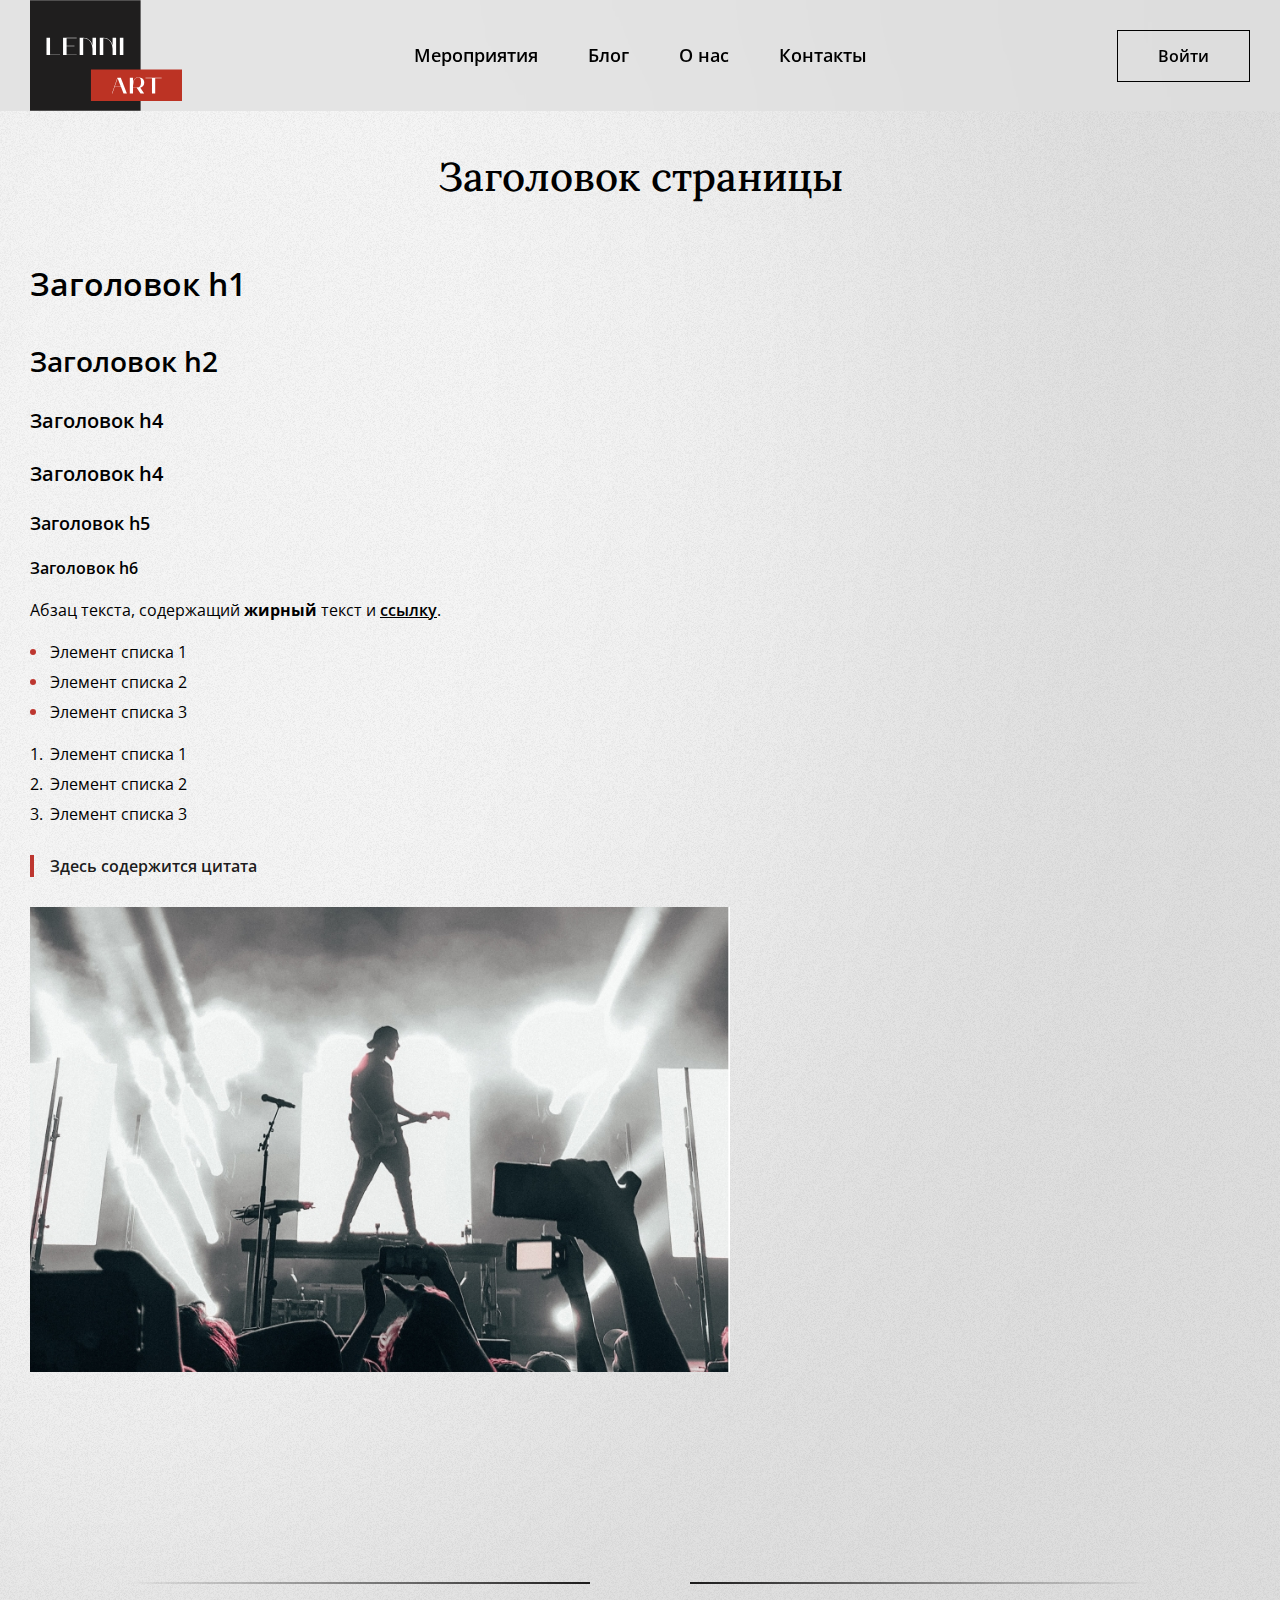
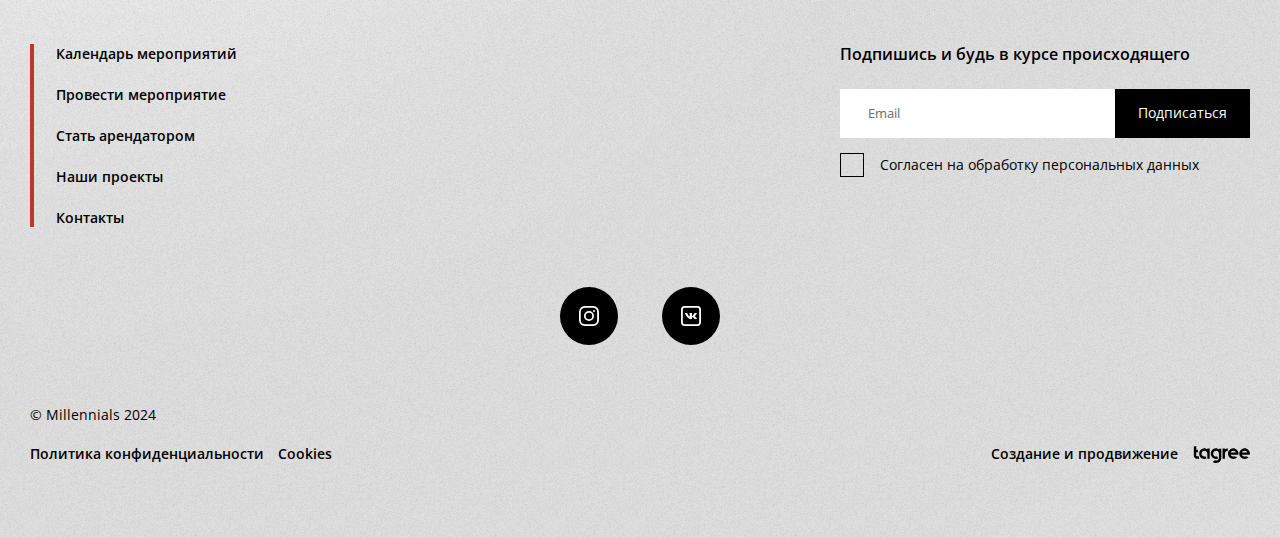
<file: default.html>
<!DOCTYPE html>
<html lang="ru">

<head>
  <meta charset="UTF-8" />
  <meta name="viewport" content="width=device-width,initial-scale=1,minimum-scale=1,maximum-scale=1,user-scalable=no">

  <title>Lenni Art</title>

  <meta name="description" content="Арт—пространство для людей, горящих сердец и делом">
  <meta name="keywords" content="Lenni Art, пространство, мероприятия">

  <meta property="og:title" content="Lenni Art" />
  <meta property="og:description" content="Арт пространство для людей, горящих сердцем и делом" />
  <meta property="og:image" content="/assets/images/lenni-art.jpg">
  <meta property="og:type" content="website" />
  <meta property="og:url" content="https://lenni-art.ru/" />

  <!-- FAVICONS -->
  <link rel="apple-touch-icon" sizes="180x180" href="assets/icons/apple-touch-icon.png">
  <link rel="icon" type="image/png" sizes="32x32" href="assets/icons/favicon-32x32.png">
  <link rel="icon" type="image/png" sizes="16x16" href="assets/icons/favicon-16x16.png">
  <link rel="manifest" href="assets/icons/site.webmanifest">
  <link rel="mask-icon" href="assets/icons/safari-pinned-tab.svg" color="#424e51">
  <meta name="msapplication-TileColor" content="#2b5797">
  <meta name="theme-color" content="#ffffff">

  <!-- CSS -->
  <link rel="stylesheet" href="styles/styles.css?ver=0">

  <!-- FONTS -->
  <link rel="preconnect" href="https://fonts.googleapis.com">
  <link rel="preconnect" href="https://fonts.gstatic.com" crossorigin>
  <link href="https://fonts.googleapis.com/css2?family=Lora:wght@400;500;600;700&family=Open+Sans:wght@400;500;600;700&display=swap" rel="stylesheet">
</head>

<body class="body">
  <header class="page-header">
    <div class="page-header__container">
      <a href="index.html" class="page-header__logo">
        <!-- <img src="assets/images/logo.svg" class="page-header__logo-img"/> -->
        <svg class="page-header__logo-img" width="202" height="147">
          <use xlink:href="assets/icons/symbols.svg#logo"></use>
        </svg>
      </a>

      <nav class="page-header__nav">
        <a href="events.html" class="page-header__nav-link">Мероприятия</a>
        <a href="#" class="page-header__nav-link">Блог</a>
        <a href="#" class="page-header__nav-link">О нас</a>
        <a href="#" class="page-header__nav-link">Контакты</a>

        <div class="page-header__nav-user">
          <a href="#" class="page-header__nav-user-link">
            Александр С.
          </a>

          <a href="#" class="page-header__nav-logout">
            <svg class="page-header__nav-logout-icon" width="24" height="24">
              <use xlink:href="assets/icons/symbols.svg#door"></use>
            </svg>
          </a>
        </div>
      </nav>

      <div class="page-header__right-block">
        <a href="#" class="page-header__sign-in-btn">
          Войти
          <svg class="page-header__user-icon" width="21" height="18">
            <use xlink:href="assets/icons/symbols.svg#user"></use>
          </svg>
        </a>

        <button type="button" class="page-header__nav-toggle" id="js-navToggle"></button>
      </div>
    </div>
  </header>
  <main class="main">
    <article class="article">
      <div class="article__container">
        <h1 class="article__title page-title">Заголовок страницы</h1>
        <div class="article__content content">
          <h1>Заголовок h1</h1>
          <h2>Заголовок h2</h2>
          <h4>Заголовок h4</h4>
          <h4>Заголовок h4</h4>
          <h5>Заголовок h5</h5>
          <h6>Заголовок h6</h6>

          <p>
            Абзац текста, содержащий <b>жирный</b> текст и <a href="https://tagree.ru/" target="_blank">ссылку</a>.
          </p>
          <ul>
            <li>Элемент списка 1</li>
            <li>Элемент списка 2</li>
            <li>Элемент списка 3</li>
          </ul>
          <ol>
            <li>Элемент списка 1</li>
            <li>Элемент списка 2</li>
            <li>Элемент списка 3</li>
          </ol>
          <blockquote>
            Здесь содержится цитата
          </blockquote>
          <img src="assets/images/image.jpg" alt="Подпись картинки">
        </div>
      </div>
    </article>
  </main>
  <footer class="page-footer">
    <div class="page-footer__container">
      <div class="page-footer__border"></div>
      <div class="page-footer__wrapper">
        <nav class="page-footer__nav">
          <a href="" class="page-footer__nav-link">
            Календарь мероприятий
          </a>
          <a href="#" class="page-footer__nav-link">
            Провести мероприятие
          </a>
          <a href="#" class="page-footer__nav-link">
            Стать арендатором
          </a>
          <a href="#" class="page-footer__nav-link">
            Наши проекты
          </a>
          <a href="#" class="page-footer__nav-link">
            Контакты
          </a>
        </nav>

        <form action="https://jsonplaceholder.typicode.com/posts" class="page-footer__form subscribe" id="js-subscribeForm">
          <h4 class="subscribe__title">
            Подпишись и будь в курсе происходящего
          </h4>
          <div class="subscribe__wrapper">
            <div class="subscribe__wrapper-input">
              <input type="email" name="email" placeholder="Email" class="subscribe__input" id="js-subscribeEmail" required />
            </div>
            <button type="submit" class="subscribe__submit">Подписаться</button>
          </div>
          <label class="subscribe__check check">
            <input type="checkbox" class="check__input" name="agree" required>
            <span class="check__mark"></span>
            <span class="check__label--footer">Согласен на обработку персональных данных</span>
          </label>
        </form>
      </div>

      <div class="page-footer__info">
        <div class="page-footer__info-text">
          <span class="page-footer__copyright">© Millennials 2024</span>
          <div class="page-footer__links">
            <a href="#" class="page-footer__links-link">Политика конфиденциальности</a>
            <a href="#" class="page-footer__links-link">Cookies</a>
          </div>
        </div>
        <div class="page-footer__info-socials">
          <a href="#" rel="nofollow noreferrer noopener" target="_blank" class="page-footer__social-link">
            <svg class="page-footer__btn-icon" width="24" height="24">
              <use xlink:href="assets/icons/symbols.svg#inst"></use>
            </svg>
          </a>
          <a href="#" rel="nofollow noreferrer noopener" target="_blank" class="page-footer__social-link">
            <svg class="page-footer__btn-icon" width="24" height="24">
              <use xlink:href="assets/icons/symbols.svg#vk"></use>
            </svg>
          </a>
        </div>
        <div class="page-footer__info-signature">
          <span>Создание и продвижение</span>
          <a href="#" rel="nofollow noreferrer noopener" target="_blank" class="page-footer__signature-link">
            <svg class="page-footer__signature-icon" width="57" height="17">
              <use xlink:href="assets/icons/symbols.svg#tagree"></use>
            </svg>
          </a>
        </div>
      </div>
    </div>
  </footer>

  <script src="scripts/jquery-3.7.1.min.js"></script>
  <script src="scripts/jquery.validate.min.js"></script>
  <script src="scripts/jquery.validate-init.js"></script>
  <script src="scripts/toastr.js"></script>
  <script src="scripts/main.min.js"></script>
</body>

</html>
</file>
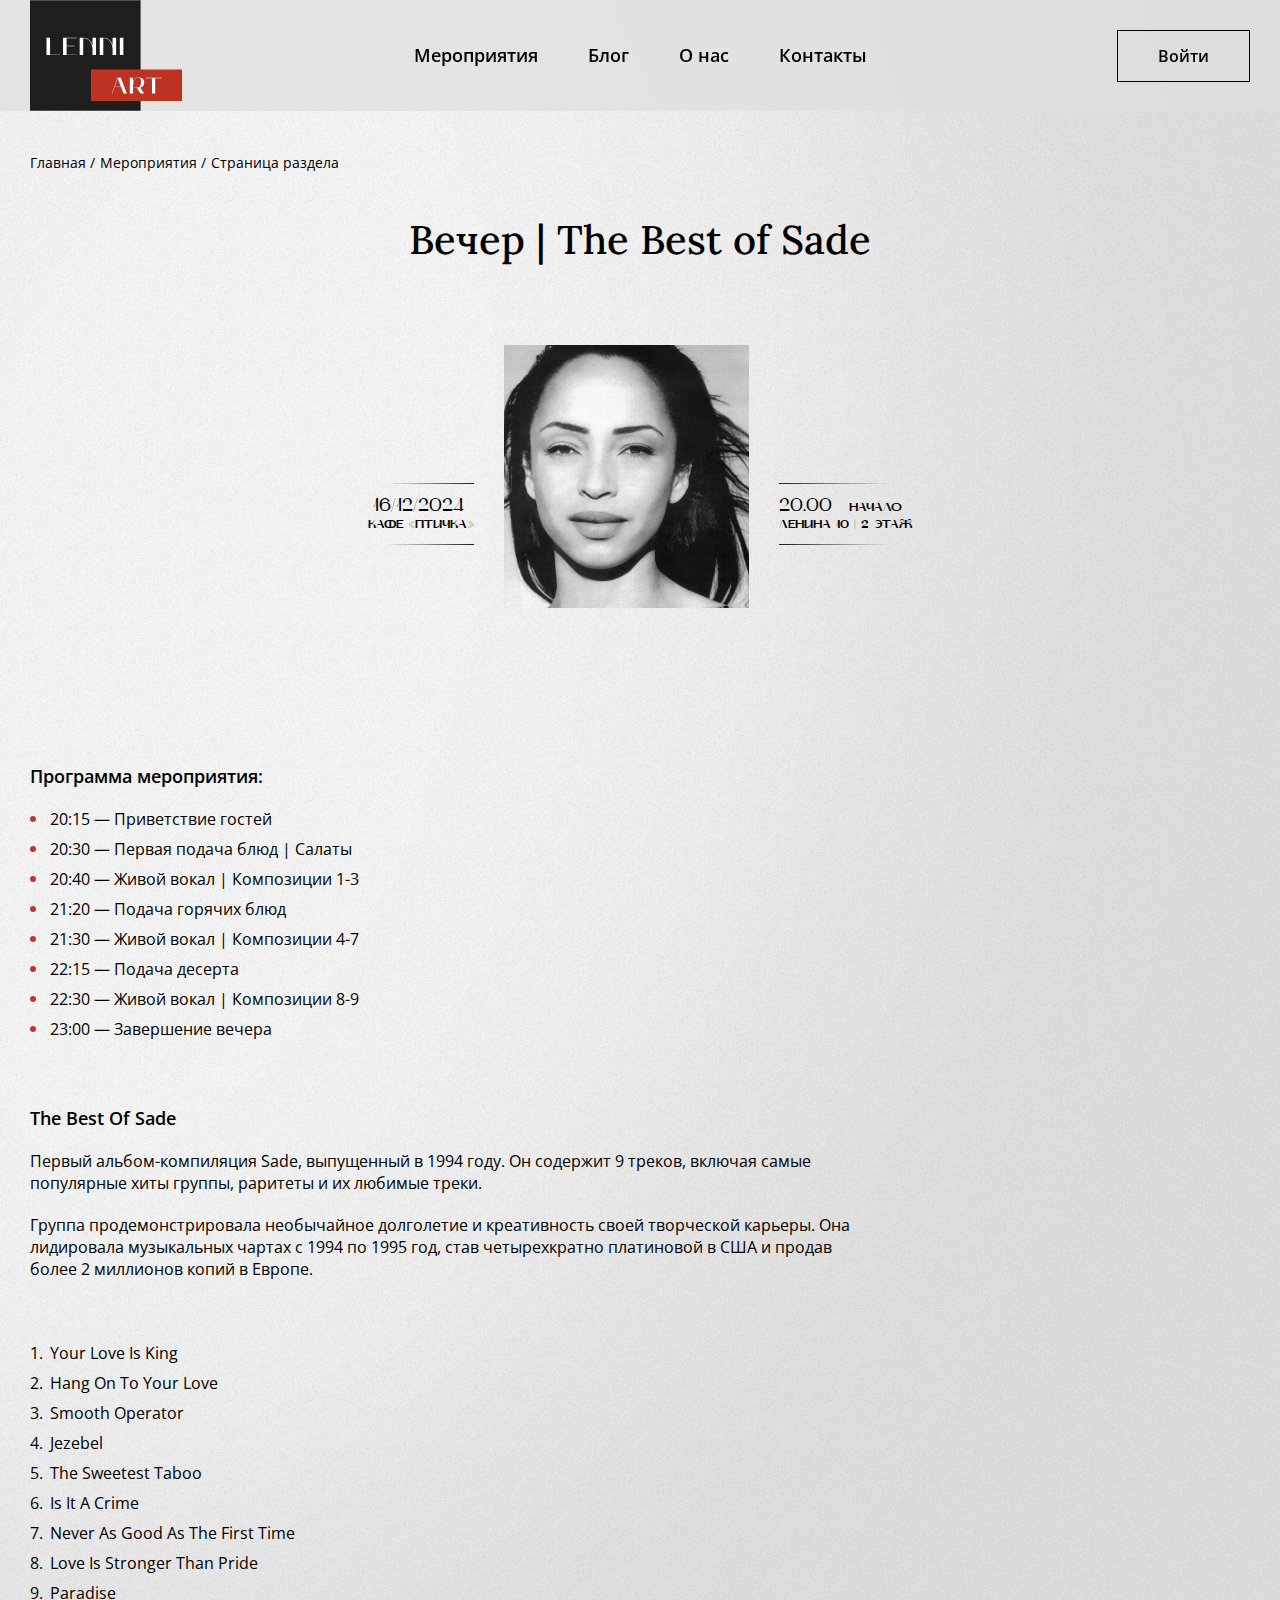
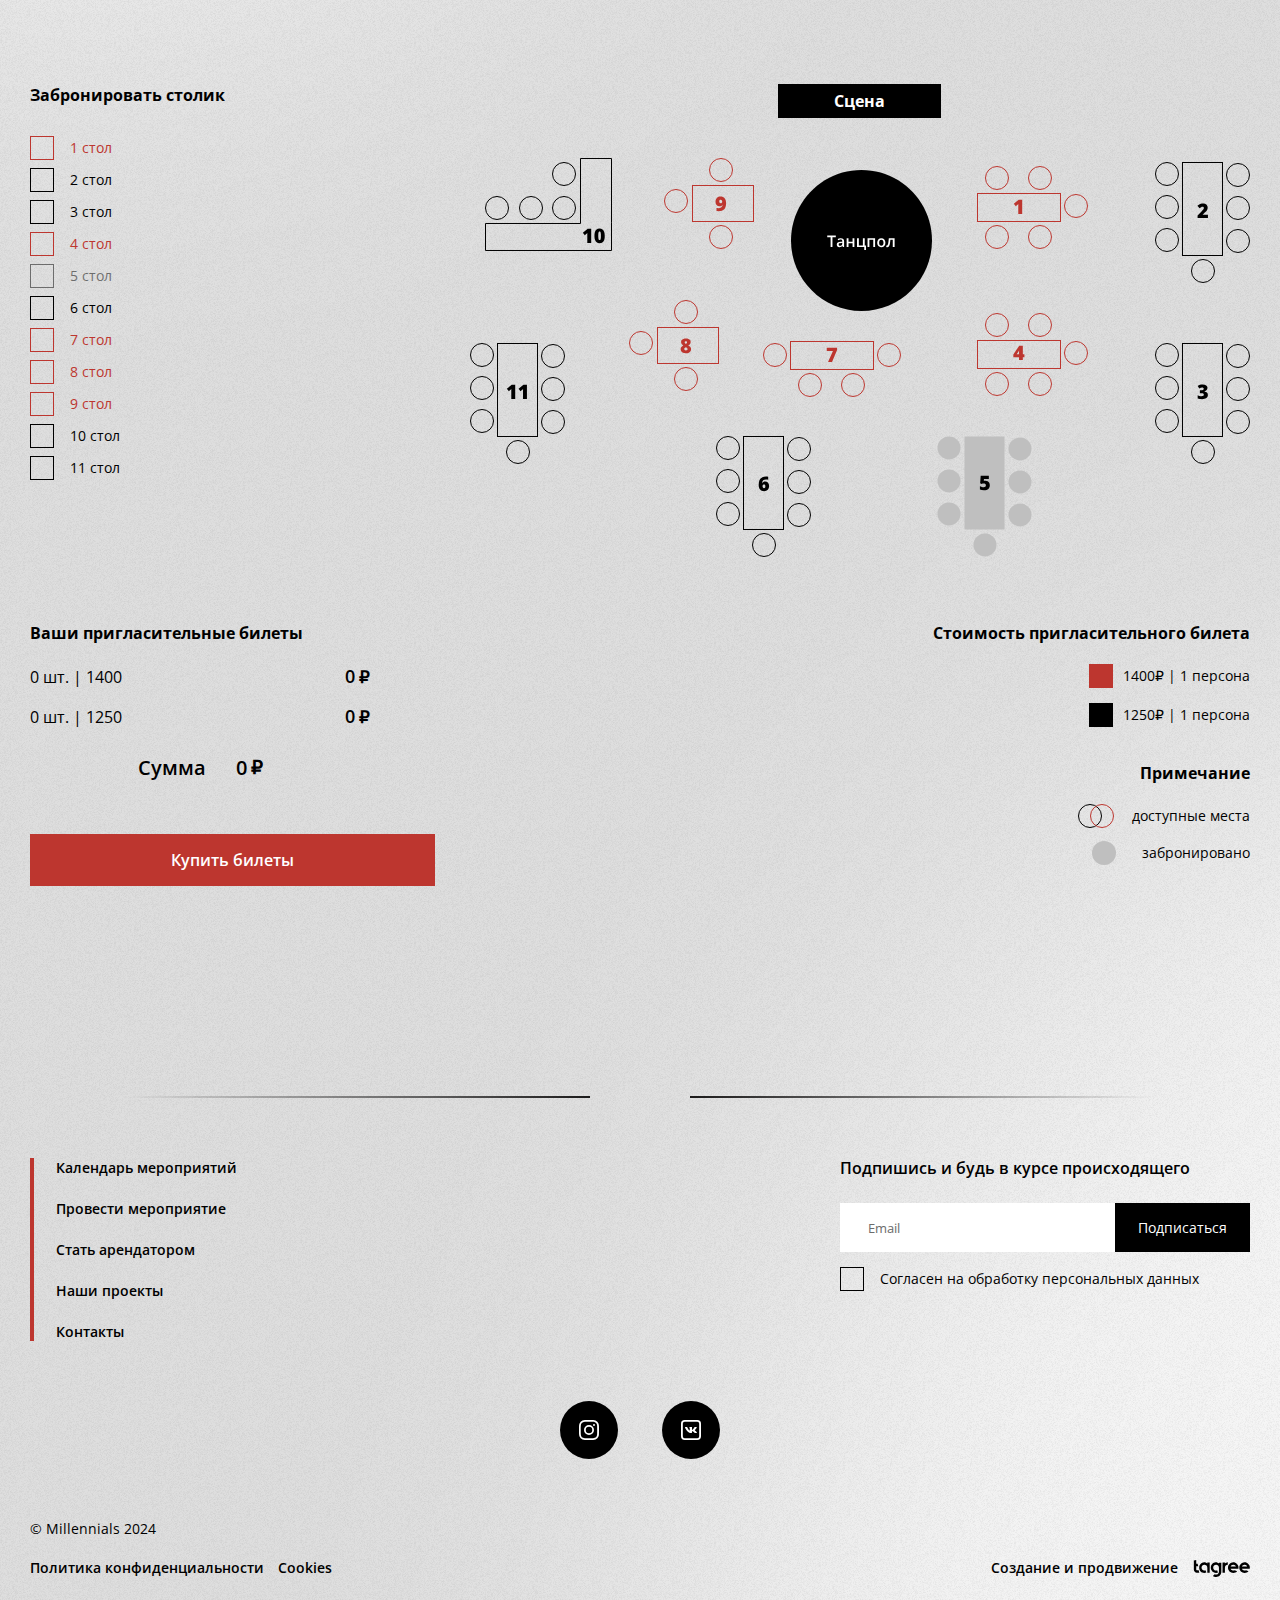
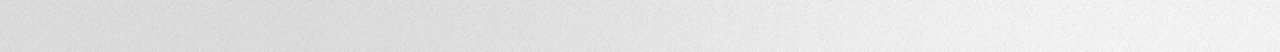
<file: event.html>
<!DOCTYPE html>
<html lang="ru">

<head>
  <meta charset="UTF-8" />
  <meta name="viewport" content="width=device-width,initial-scale=1,minimum-scale=1,maximum-scale=1,user-scalable=no">

  <title>Lenni Art</title>

  <meta name="description" content="Арт—пространство для людей, горящих сердец и делом">
  <meta name="keywords" content="Lenni Art, пространство, мероприятия">

  <meta property="og:title" content="Lenni Art" />
  <meta property="og:description" content="Арт пространство для людей, горящих сердцем и делом" />
  <meta property="og:image" content="/assets/images/lenni-art.jpg">
  <meta property="og:type" content="website" />
  <meta property="og:url" content="https://lenni-art.ru/" />

  <!-- FAVICONS -->
  <link rel="apple-touch-icon" sizes="180x180" href="assets/icons/apple-touch-icon.png">
  <link rel="icon" type="image/png" sizes="32x32" href="assets/icons/favicon-32x32.png">
  <link rel="icon" type="image/png" sizes="16x16" href="assets/icons/favicon-16x16.png">
  <link rel="manifest" href="assets/icons/site.webmanifest">
  <link rel="mask-icon" href="assets/icons/safari-pinned-tab.svg" color="#424e51">
  <meta name="msapplication-TileColor" content="#2b5797">
  <meta name="theme-color" content="#ffffff">

  <!-- CSS -->
  <link rel="stylesheet" href="styles/styles.css?ver=0">

  <!-- FONTS -->
  <link rel="preconnect" href="https://fonts.googleapis.com">
  <link rel="preconnect" href="https://fonts.gstatic.com" crossorigin>
  <link href="https://fonts.googleapis.com/css2?family=Lora:wght@400;500;600;700&family=Open+Sans:wght@400;500;600;700&display=swap" rel="stylesheet">
</head>

<body>
  <header class="page-header">
    <div class="page-header__container">
      <a href="index.html" class="page-header__logo">
        <!-- <img src="assets/images/logo.svg" class="page-header__logo-img"/> -->
        <svg class="page-header__logo-img" width="202" height="147">
          <use xlink:href="assets/icons/symbols.svg#logo"></use>
        </svg>
      </a>

      <nav class="page-header__nav">
        <a href="events.html" class="page-header__nav-link">Мероприятия</a>
        <a href="#" class="page-header__nav-link">Блог</a>
        <a href="#" class="page-header__nav-link">О нас</a>
        <a href="#" class="page-header__nav-link">Контакты</a>

        <div class="page-header__nav-user">
          <a href="#" class="page-header__nav-user-link">
            Александр С.
          </a>

          <a href="#" class="page-header__nav-logout">
            <svg class="page-header__nav-logout-icon" width="24" height="24">
              <use xlink:href="assets/icons/symbols.svg#door"></use>
            </svg>
          </a>
        </div>
      </nav>

      <div class="page-header__right-block">
        <a href="#" class="page-header__sign-in-btn">
          Войти
          <svg class="page-header__user-icon" width="21" height="18">
            <use xlink:href="assets/icons/symbols.svg#user"></use>
          </svg>
        </a>

        <button type="button" class="page-header__nav-toggle" id="js-navToggle"></button>
      </div>
    </div>
  </header>
  <main class="main">
    <div class="breadcrumbs">
      <a href="index.html" class="breadcrumbs__link">Главная</a>
      <a href="events.html" class="breadcrumbs__link">Мероприятия</a>
      <a href="#" class="breadcrumbs__link">Страница раздела</a>
    </div>
    <article class="event">
      <header class="event__header">
        <h1 class="event__title page-title">Вечер | The Best of Sade</h1>
      </header>

      <div class="event__about">
        <div class="event__info">
          <time datetime="2024-12-16T20:00" class="event__time">
            16/12/2024
          </time>

          <div class="event__info-text">
            Кафе «Птичка»
          </div>
        </div>

        <div class="picture__wrapper">
          <div class="event__picture">
            <source media="(max-width:1169px)" type="image/webp" srcset="assets/images/events/sade_mobile.webp" />
            <source media="(max-width:1169px)" srcset="assets/images/events/sade_mobile.jpg" />
            <source type="image/webp" srcset="assets/images/events/sade.webp" />
            <img class="event__image" src="assets/images/events/sade.png" alt="Вечер | The Best of Sade">
          </div>
        </div>

        <div class="event__info">
          <span class="event__time" data-caption="начало">
            20.00
          </span>

          <div class="event__info-text">
            Ленина 10 | 2 этаж
          </div>
        </div>
      </div>

      <div class="event__container">
        <div class="event__content content">
          <h5>Программа мероприятия:</h5>

          <ul>
            <li>20:15 — Приветствие гостей</li>
            <li>20:30 — Первая подача блюд | Салаты</li>
            <li>20:40 — Живой вокал | Композиции 1-3</li>
            <li>21:20 — Подача горячих блюд</li>
            <li>21:30 — Живой вокал | Композиции 4-7</li>
            <li>22:15 — Подача десерта</li>
            <li>22:30 — Живой вокал | Композиции 8-9</li>
            <li>23:00 — Завершение вечера</li>
          </ul>

          <br />

          <h5>The Best Of Sade</h5>
          <p>
            Первый альбом-компиляция Sade, выпущенный в 1994 году. Он содержит 9 треков, включая самые популярные хиты группы,
            раритеты и их любимые треки.
          </p>
          <p>
            Группа продемонстрировала необычайное долголетие и креативность своей творческой карьеры. Она лидировала музыкальных
            чартах с 1994 по 1995 год, став четырехкратно платиновой в США и продав более 2 миллионов копий в Европе.
          </p>

          <br />

          <ol>
            <li>Your Love Is King</li>
            <li>Hang On To Your Love</li>
            <li>Smooth Operator</li>
            <li>Jezebel</li>
            <li>The Sweetest Taboo</li>
            <li>Is It A Crime</li>
            <li>Never As Good As The First Time</li>
            <li>Love Is Stronger Than Pride</li>
            <li>Paradise</li>
          </ol>
        </div>

        <!-- prettier-ignore -->
        <form class="reserve event_reserve">
          <div class="reserve__checks">
            <h4 class="reserve__section-title reserve__section-title--mb30">Забронировать столик</h4>

            <label class="reserve__check check check--red" data-number="1">
              <input type="checkbox" name="table_1" class="check__input" />
              <span class="check__mark"></span>
              <span class="check__label">1 стол</span>
            </label>
            <label class="reserve__check check" data-number="2">
              <input type="checkbox" name="table_2" class="check__input" />
              <span class="check__mark"></span>
              <span class="check__label">2 стол</span>
            </label>
            <label class="reserve__check check" data-number="3">
              <input type="checkbox" name="table_3" class="check__input" />
              <span class="check__mark"></span>
              <span class="check__label">3 стол</span>
            </label>
            <label class="reserve__check check check--red" data-number="4">
              <input type="checkbox" name="table_4" class="check__input" />
              <span class="check__mark"></span>
              <span class="check__label">4 стол</span>
            </label>
            <label class="reserve__check check check--disabled" data-number="5">
              <input type="checkbox" name="table_5" class="check__input" disabled />
              <span class="check__mark"></span>
              <span class="check__label">5 стол</span>
            </label>
            <label class="reserve__check check" data-number="6">
              <input type="checkbox" name="table_6" class="check__input" />
              <span class="check__mark"></span>
              <span class="check__label">6 стол</span>
            </label>
            <label class="reserve__check check check--red" data-number="7">
              <input type="checkbox" name="table_7" class="check__input" />
              <span class="check__mark"></span>
              <span class="check__label">7 стол</span>
            </label>
            <label class="reserve__check check check--red" data-number="8">
              <input type="checkbox" name="table_8" class="check__input" />
              <span class="check__mark"></span>
              <span class="check__label">8 стол</span>
            </label>
            <label class="reserve__check check check--red" data-number="9">
              <input type="checkbox" name="table_9" class="check__input" />
              <span class="check__mark"></span>
              <span class="check__label">9 стол</span>
            </label>
            <label class="reserve__check check" data-number="10">
              <input type="checkbox" name="table_10" class="check__input" />
              <span class="check__mark"></span>
              <span class="check__label">10 стол</span>
            </label>
            <label class="reserve__check check" data-number="11">
              <input type="checkbox" name="table_11" class="check__input" />
              <span class="check__mark"></span>
              <span class="check__label">11 стол</span>
            </label>
          </div>

          <div class="reserve__scheme">
            <div class="reserve__scheme-container">
              <h4 class="reserve__scheme-title">Сцена</h4>

              <div class="reserve__scheme-wrapper">
                <svg class="reserve__scene scene" width="780" height="399" viewBox="0 0 780 399" fill="none" xmlns="http://www.w3.org/2000/svg">
                  <g class="scene__dance-floor">
                    <path d="M462 82.5C462 121.436 430.436 153 391.5 153C352.564 153 321 121.436 321 82.5C321 43.5639 352.564 12 391.5 12C430.436 12 462 43.5639 462 82.5Z" fill="currentColor" />
                    <path d="M362.453 89H360.586V79.1797H357.227V77.5781H365.812V79.1797H362.453V89ZM372.781 89L372.414 87.7969H372.352C371.935 88.3229 371.516 88.6823 371.094 88.875C370.672 89.0625 370.13 89.1562 369.469 89.1562C368.62 89.1562 367.956 88.9271 367.477 88.4688C367.003 88.0104 366.766 87.362 366.766 86.5234C366.766 85.6328 367.096 84.9609 367.758 84.5078C368.419 84.0547 369.427 83.8073 370.781 83.7656L372.273 83.7188V83.2578C372.273 82.7057 372.143 82.2943 371.883 82.0234C371.628 81.7474 371.229 81.6094 370.688 81.6094C370.245 81.6094 369.82 81.6745 369.414 81.8047C369.008 81.9349 368.617 82.0885 368.242 82.2656L367.648 80.9531C368.117 80.7083 368.63 80.5234 369.188 80.3984C369.745 80.2682 370.271 80.2031 370.766 80.2031C371.865 80.2031 372.693 80.4427 373.25 80.9219C373.812 81.401 374.094 82.1536 374.094 83.1797V89H372.781ZM370.047 87.75C370.714 87.75 371.247 87.5651 371.648 87.1953C372.055 86.8203 372.258 86.2969 372.258 85.625V84.875L371.148 84.9219C370.284 84.9531 369.654 85.099 369.258 85.3594C368.867 85.6146 368.672 86.0078 368.672 86.5391C368.672 86.9245 368.786 87.224 369.016 87.4375C369.245 87.6458 369.589 87.75 370.047 87.75ZM378.492 80.3594V83.8281H382.562V80.3594H384.398V89H382.562V85.2734H378.492V89H376.656V80.3594H378.492ZM394.727 87.5781H395.977V92.0391H394.25V89H387.031V80.3594H388.867V87.5469H392.891V80.3594H394.727V87.5781ZM405.102 80.3594V89H403.258V81.8125H399.383V89H397.547V80.3594H405.102ZM415.398 84.6641C415.398 86.0755 415.036 87.1771 414.312 87.9688C413.589 88.7604 412.581 89.1562 411.289 89.1562C410.482 89.1562 409.768 88.974 409.148 88.6094C408.529 88.2448 408.052 87.7214 407.719 87.0391C407.385 86.3568 407.219 85.5651 407.219 84.6641C407.219 83.263 407.578 82.1693 408.297 81.3828C409.016 80.5964 410.029 80.2031 411.336 80.2031C412.586 80.2031 413.576 80.6068 414.305 81.4141C415.034 82.2161 415.398 83.2995 415.398 84.6641ZM409.109 84.6641C409.109 86.6589 409.846 87.6562 411.32 87.6562C412.779 87.6562 413.508 86.6589 413.508 84.6641C413.508 82.6901 412.773 81.7031 411.305 81.7031C410.534 81.7031 409.974 81.9583 409.625 82.4688C409.281 82.9792 409.109 83.7109 409.109 84.6641ZM424.617 89H422.766V81.7969H420.383C420.237 83.651 420.039 85.099 419.789 86.1406C419.544 87.1823 419.221 87.9427 418.82 88.4219C418.424 88.901 417.909 89.1406 417.273 89.1406C416.872 89.1406 416.536 89.0833 416.266 88.9688V87.5312C416.458 87.6042 416.651 87.6406 416.844 87.6406C417.375 87.6406 417.792 87.0443 418.094 85.8516C418.401 84.6536 418.641 82.8229 418.812 80.3594H424.617V89Z" fill="white" />
                  </g>

                  <g class="scene__table scene__table--red">
                    <g class="scene__table-group scene__table-group--red" data-number="1" data-places="5" stroke="currentColor" fill="currentColor">
                      <rect x="507.5" y="35.5" width="83" height="28" />
                      <circle cx="527" cy="20" r="11.5" />
                      <circle cx="570" cy="20" r="11.5" />
                      <circle cx="606" cy="48" r="11.5" />
                      <circle cx="570" cy="79" r="11.5" />
                      <circle cx="527" cy="79" r="11.5" />
                    </g>

                    <path class="scene__table-num" d="M552.199 56H548.283V48.9395C548.283 48.8092 548.283 48.5716 548.283 48.2266C548.283 47.875 548.286 47.4876 548.293 47.0645C548.306 46.6413 548.322 46.2604 548.342 45.9219C548.173 46.1237 548.013 46.2962 547.863 46.4395C547.72 46.5827 547.58 46.7161 547.443 46.8398L545.822 48.1777L543.82 45.7168L548.723 41.7227H552.199V56Z" fill="currentColor" />
                    <rect x="507" y="8" width="111" height="83" fill="transparent" />
                  </g>

                  <g class="scene__table scene__table--black">
                    <g class="scene__table-group scene__table-group--black" data-number="2" data-places="7" stroke="currentColor" fill="currentColor">
                      <rect x="712.5" y="4.5" width="40" height="93" />
                      <circle cx="697" cy="16" r="11.5" />
                      <circle cx="768" cy="17" r="11.5" />
                      <circle cx="697" cy="49" r="11.5" />
                      <circle cx="768" cy="50" r="11.5" />
                      <circle cx="697" cy="82" r="11.5" />
                      <circle cx="768" cy="83" r="11.5" />
                      <circle cx="733" cy="113" r="11.5" />
                    </g>
                    <path class="scene__table-num" d="M737.957 60H727.596V57.4609L731.082 53.9355C732.078 52.8939 732.729 52.1842 733.035 51.8066C733.341 51.4225 733.553 51.0938 733.67 50.8203C733.794 50.5469 733.855 50.2604 733.855 49.9609C733.855 49.5898 733.735 49.2969 733.494 49.082C733.253 48.8672 732.915 48.7598 732.479 48.7598C732.029 48.7598 731.574 48.89 731.111 49.1504C730.656 49.4043 730.138 49.7819 729.559 50.2832L727.439 47.8027C728.175 47.1452 728.794 46.6764 729.295 46.3965C729.796 46.11 730.34 45.8919 730.926 45.7422C731.518 45.5924 732.182 45.5176 732.918 45.5176C733.842 45.5176 734.666 45.6803 735.389 46.0059C736.118 46.3314 736.681 46.7969 737.078 47.4023C737.482 48.0013 737.684 48.6751 737.684 49.4238C737.684 49.9837 737.612 50.5013 737.469 50.9766C737.332 51.4518 737.117 51.9206 736.824 52.3828C736.531 52.8385 736.141 53.3203 735.652 53.8281C735.171 54.3359 734.139 55.2995 732.557 56.7188V56.8164H737.957V60Z" fill="currentColor" />
                    <rect x="685" y="4" width="95" height="121" fill="transparent" />
                  </g>

                  <g class="scene__table scene__table--black">
                    <g class="scene__table-group scene__table-group--black" data-number="3" data-places="7" stroke="currentColor" fill="currentColor">
                      <rect x="712.5" y="185.5" width="40" height="93" />
                      <circle cx="697" cy="197" r="11.5" />
                      <circle cx="768" cy="198" r="11.5" />
                      <circle cx="697" cy="230" r="11.5" />
                      <circle cx="768" cy="231" r="11.5" />
                      <circle cx="697" cy="263" r="11.5" />
                      <circle cx="768" cy="264" r="11.5" />
                      <circle cx="733" cy="294" r="11.5" />
                    </g>

                    <path class="scene__table-num" d="M737.479 229.818C737.479 230.704 737.208 231.465 736.668 232.104C736.128 232.735 735.346 233.194 734.324 233.48V233.539C736.707 233.839 737.898 234.965 737.898 236.918C737.898 238.246 737.371 239.291 736.316 240.053C735.268 240.814 733.81 241.195 731.941 241.195C731.173 241.195 730.46 241.14 729.803 241.029C729.152 240.919 728.445 240.717 727.684 240.424V237.221C728.309 237.54 728.943 237.777 729.588 237.934C730.239 238.083 730.838 238.158 731.385 238.158C732.231 238.158 732.846 238.041 733.23 237.807C733.621 237.566 733.816 237.191 733.816 236.684C733.816 236.293 733.715 235.993 733.514 235.785C733.312 235.57 732.986 235.411 732.537 235.307C732.088 235.196 731.502 235.141 730.779 235.141H729.9V232.24H730.799C732.758 232.24 733.738 231.739 733.738 230.736C733.738 230.359 733.592 230.079 733.299 229.896C733.012 229.714 732.625 229.623 732.137 229.623C731.225 229.623 730.281 229.929 729.305 230.541L727.703 227.963C728.458 227.442 729.23 227.071 730.018 226.85C730.812 226.628 731.72 226.518 732.742 226.518C734.22 226.518 735.379 226.811 736.219 227.396C737.059 227.982 737.479 228.79 737.479 229.818Z" fill="currentColor" />
                    <rect x="685" y="185" width="95" height="121" fill="transparent" />
                  </g>

                  <g class="scene__table scene__table--red">
                    <g class="scene__table-group scene__table-group--red" data-number="4" data-places="5" stroke="currentColor" fill="currentColor">
                      <rect x="507.5" y="182.5" width="83" height="28" />

                      <circle cx="527" cy="167" r="11.5" />
                      <circle cx="570" cy="167" r="11.5" />
                      <circle cx="606" cy="195" r="11.5" />
                      <circle cx="570" cy="226" r="11.5" />
                      <circle cx="527" cy="226" r="11.5" />
                    </g>

                    <path class="scene__table-num" d="M554.416 199.236H552.844V202H549.035V199.236H543.342V196.404L549.279 187.723H552.844V196.355H554.416V199.236ZM549.035 196.355V194.695C549.035 194.383 549.045 193.963 549.064 193.436C549.09 192.902 549.11 192.622 549.123 192.596H549.016C548.794 193.097 548.544 193.566 548.264 194.002L546.682 196.355H549.035Z" fill="currentColor" />
                    <rect x="507" y="155" width="111" height="83" fill="transparent" />
                  </g>

                  <g class="scene__table scene__table--black">
                    <g class="scene__table-group" fill="#BFBFBF">
                      <rect x="494.5" y="278.5" width="40" height="93" />

                      <circle cx="479" cy="290" r="11.5" />
                      <circle cx="550" cy="291" r="11.5" />
                      <circle cx="479" cy="323" r="11.5" />
                      <circle cx="550" cy="324" r="11.5" />
                      <circle cx="479" cy="356" r="11.5" />
                      <circle cx="550" cy="357" r="11.5" />
                      <circle cx="515" cy="387" r="11.5" />
                    </g>

                    <path class="scene__table-num" d="M515.484 322.645C516.305 322.645 517.044 322.837 517.701 323.221C518.365 323.598 518.88 324.135 519.244 324.832C519.615 325.529 519.801 326.333 519.801 327.244C519.801 328.839 519.319 330.063 518.355 330.916C517.398 331.769 515.947 332.195 514 332.195C512.333 332.195 510.973 331.938 509.918 331.424V328.26C510.484 328.52 511.122 328.735 511.832 328.904C512.548 329.074 513.163 329.158 513.678 329.158C514.394 329.158 514.944 329.008 515.328 328.709C515.712 328.403 515.904 327.954 515.904 327.361C515.904 326.814 515.709 326.388 515.318 326.082C514.928 325.776 514.335 325.623 513.541 325.623C512.936 325.623 512.281 325.737 511.578 325.965L510.162 325.262L510.699 317.723H518.844V320.936H513.98L513.805 322.82C514.312 322.723 514.674 322.671 514.889 322.664C515.104 322.651 515.302 322.645 515.484 322.645Z" fill="currentColor" />
                    <rect x="467" y="278" width="95" height="121" fill="transparent" />
                  </g>

                  <g class="scene__table scene__table--black">
                    <g class="scene__table-group scene__table-group--black" data-number="6" data-places="7" stroke="currentColor" fill="currentColor">
                      <rect x="273.5" y="278.5" width="40" height="93" />
                      <circle cx="258" cy="290" r="11.5" />
                      <circle cx="329" cy="291" r="11.5" />
                      <circle cx="258" cy="323" r="11.5" />
                      <circle cx="329" cy="324" r="11.5" />
                      <circle cx="258" cy="356" r="11.5" />
                      <circle cx="329" cy="357" r="11.5" />
                      <circle cx="294" cy="387" r="11.5" />
                    </g>

                    <path class="scene__table-num" d="M288.684 326.965C288.684 324.973 288.967 323.361 289.533 322.131C290.106 320.894 290.946 319.982 292.053 319.396C293.166 318.811 294.536 318.518 296.164 318.518C296.743 318.518 297.421 318.573 298.195 318.684V321.701C297.544 321.577 296.838 321.516 296.076 321.516C294.787 321.516 293.827 321.799 293.195 322.365C292.564 322.932 292.219 323.856 292.16 325.139H292.277C292.863 324.032 293.804 323.479 295.1 323.479C296.369 323.479 297.352 323.889 298.049 324.709C298.752 325.523 299.104 326.659 299.104 328.117C299.104 329.686 298.661 330.926 297.775 331.838C296.89 332.743 295.653 333.195 294.064 333.195C292.378 333.195 291.06 332.648 290.109 331.555C289.159 330.461 288.684 328.931 288.684 326.965ZM293.977 330.139C294.387 330.139 294.719 329.986 294.973 329.68C295.233 329.367 295.363 328.872 295.363 328.195C295.363 327.036 294.914 326.457 294.016 326.457C293.573 326.457 293.212 326.607 292.932 326.906C292.658 327.206 292.521 327.57 292.521 328C292.521 328.625 292.655 329.139 292.922 329.543C293.189 329.94 293.54 330.139 293.977 330.139Z" fill="currentColor" />
                    <rect opacity="0.01" x="246" y="278" width="95" height="121" fill="transparent" />
                  </g>

                  <g class="scene__table scene__table--red">
                    <g class="scene__table-group scene__table-group--red" data-number="7" data-places="4" stroke="currentColor" fill="currentColor">
                      <rect x="320.5" y="183.5" width="83" height="28" />

                      <circle cx="383" cy="227" r="11.5" />
                      <circle cx="419" cy="197" r="11.5" />
                      <circle cx="305" cy="197" r="11.5" />
                      <circle cx="340" cy="227" r="11.5" />
                    </g>

                    <path class="scene__table-num" d="M358.041 204L362.943 192.916H356.762V189.723H367.064V191.998L362.035 204H358.041Z" fill="currentColor" />
                    <rect x="293" y="183" width="138" height="56" fill="transparent" />
                  </g>

                  <g class="scene__table scene__table--red">
                    <g class="scene__table-group scene__table-group--red" data-number="8" data-places="3" stroke="currentColor" fill="currentColor">
                      <rect x="187.5" y="169.5" width="61" height="36" />
                      <circle cx="216" cy="221" r="11.5" transform="rotate(-180 216 221)" />
                      <circle cx="171" cy="185" r="11.5" transform="rotate(-180 171 185)" />
                      <circle cx="216" cy="154" r="11.5" transform="rotate(-180 216 154)" />
                    </g>

                    <path class="scene__table-num" d="M215.898 180.518C216.842 180.518 217.669 180.645 218.379 180.898C219.095 181.152 219.655 181.54 220.059 182.061C220.462 182.575 220.664 183.223 220.664 184.004C220.664 184.577 220.557 185.081 220.342 185.518C220.133 185.947 219.844 186.325 219.473 186.65C219.108 186.969 218.685 187.246 218.203 187.48C218.652 187.734 219.098 188.031 219.541 188.369C219.984 188.708 220.352 189.108 220.645 189.57C220.938 190.026 221.084 190.57 221.084 191.201C221.084 191.963 220.898 192.646 220.527 193.252C220.156 193.851 219.587 194.326 218.818 194.678C218.05 195.023 217.064 195.195 215.859 195.195C214.655 195.195 213.669 195.029 212.9 194.697C212.132 194.365 211.566 193.903 211.201 193.311C210.843 192.712 210.664 192.021 210.664 191.24C210.664 190.576 210.775 190.016 210.996 189.561C211.224 189.105 211.533 188.717 211.924 188.398C212.314 188.079 212.76 187.793 213.262 187.539C212.865 187.272 212.5 186.969 212.168 186.631C211.836 186.292 211.572 185.905 211.377 185.469C211.182 185.033 211.084 184.538 211.084 183.984C211.084 183.216 211.289 182.575 211.699 182.061C212.109 181.546 212.676 181.162 213.398 180.908C214.128 180.648 214.961 180.518 215.898 180.518ZM214.199 191.084C214.199 191.481 214.342 191.803 214.629 192.051C214.915 192.298 215.312 192.422 215.82 192.422C216.413 192.422 216.846 192.311 217.119 192.09C217.399 191.862 217.539 191.553 217.539 191.162C217.539 190.869 217.451 190.605 217.275 190.371C217.106 190.13 216.908 189.922 216.68 189.746C216.452 189.57 216.253 189.434 216.084 189.336L215.82 189.18C215.527 189.329 215.257 189.499 215.01 189.688C214.769 189.87 214.574 190.078 214.424 190.312C214.274 190.54 214.199 190.798 214.199 191.084ZM215.879 183.301C215.56 183.301 215.283 183.395 215.049 183.584C214.814 183.766 214.697 184.017 214.697 184.336C214.697 184.544 214.746 184.74 214.844 184.922C214.948 185.098 215.085 185.26 215.254 185.41C215.43 185.56 215.625 185.697 215.84 185.82C216.029 185.71 216.214 185.589 216.396 185.459C216.579 185.329 216.732 185.173 216.855 184.99C216.979 184.808 217.041 184.59 217.041 184.336C217.041 184.017 216.924 183.766 216.689 183.584C216.462 183.395 216.191 183.301 215.879 183.301Z" fill="currentColor" />
                    <rect x="159" y="142" width="90" height="91" fill="transparent" />
                  </g>

                  <g class="scene__table scene__table--red">
                    <g class="scene__table-group scene__table-group--red" data-number="9" data-places="3" stroke="currentColor" fill="currentColor">
                      <rect x="222.5" y="27.5" width="61" height="36" />
                      <circle cx="251" cy="79" r="11.5" transform="rotate(-180 251 79)" />
                      <circle cx="206" cy="43" r="11.5" transform="rotate(-180 206 43)" />
                      <circle cx="251" cy="12" r="11.5" transform="rotate(-180 251 12)" />
                    </g>

                    <path class="scene__table-num" d="M256.064 45.2559C256.064 48.0488 255.462 50.0703 254.258 51.3203C253.053 52.5703 251.126 53.1953 248.477 53.1953C247.604 53.1953 246.94 53.1628 246.484 53.0977V50.041C247.044 50.1452 247.604 50.1973 248.164 50.1973C249.544 50.1973 250.609 49.9141 251.357 49.3477C252.106 48.7747 252.513 47.873 252.578 46.6426H252.461C252.207 47.1113 251.956 47.4499 251.709 47.6582C251.462 47.8665 251.159 48.026 250.801 48.1367C250.443 48.2474 249.997 48.3027 249.463 48.3027C248.226 48.3027 247.259 47.8893 246.562 47.0625C245.866 46.2357 245.518 45.0964 245.518 43.6445C245.518 42.0625 245.967 40.8223 246.865 39.9238C247.77 39.0254 249.007 38.5762 250.576 38.5762C252.321 38.5762 253.672 39.1556 254.629 40.3145C255.586 41.4733 256.064 43.1204 256.064 45.2559ZM250.684 41.6621C250.26 41.6621 249.915 41.8151 249.648 42.1211C249.388 42.4271 249.258 42.9186 249.258 43.5957C249.258 44.1296 249.372 44.556 249.6 44.875C249.827 45.1875 250.176 45.3438 250.645 45.3438C251.068 45.3438 251.436 45.1908 251.748 44.8848C252.061 44.5788 252.217 44.2109 252.217 43.7812C252.217 43.2018 252.07 42.7038 251.777 42.2871C251.491 41.8704 251.126 41.6621 250.684 41.6621Z" fill="currentColor" />
                    <rect x="194" width="90" height="91" fill="transparent" />
                  </g>

                  <g class="scene__table scene__table--black">
                    <g class="scene__table-group scene__table-group--black" data-number="10" data-places="4" stroke="currentColor" fill="currentColor">
                      <path d="M110.5 65V0.5H141.5V64.8261V92.5H15.5V65.5H110H110.5V65Z" />
                      <circle cx="27" cy="50" r="11.5" />
                      <circle cx="61" cy="50" r="11.5" />
                      <circle cx="94" cy="50" r="11.5" />
                      <circle cx="94" cy="16" r="11.5" />
                    </g>
                    <path class="scene__table-num" d="M121.199 85H117.283V77.9395C117.283 77.8092 117.283 77.5716 117.283 77.2266C117.283 76.875 117.286 76.4876 117.293 76.0645C117.306 75.6413 117.322 75.2604 117.342 74.9219C117.173 75.1237 117.013 75.2962 116.863 75.4395C116.72 75.5827 116.58 75.7161 116.443 75.8398L114.822 77.1777L112.82 74.7168L117.723 70.7227H121.199V85ZM134.734 77.8809C134.734 79.0267 134.643 80.0521 134.461 80.957C134.279 81.8555 133.986 82.6204 133.582 83.252C133.185 83.8835 132.658 84.3652 132 84.6973C131.342 85.0293 130.535 85.1953 129.578 85.1953C128.387 85.1953 127.41 84.9056 126.648 84.3262C125.887 83.7402 125.324 82.9036 124.959 81.8164C124.601 80.7227 124.422 79.4108 124.422 77.8809C124.422 76.3379 124.585 75.0195 124.91 73.9258C125.242 72.8255 125.786 71.9824 126.541 71.3965C127.296 70.8105 128.309 70.5176 129.578 70.5176C130.77 70.5176 131.743 70.8105 132.498 71.3965C133.26 71.9759 133.823 72.8158 134.188 73.916C134.552 75.0098 134.734 76.3314 134.734 77.8809ZM128.26 77.8809C128.26 78.8118 128.292 79.5931 128.357 80.2246C128.429 80.8561 128.559 81.3314 128.748 81.6504C128.943 81.9629 129.22 82.1191 129.578 82.1191C129.936 82.1191 130.21 81.9629 130.398 81.6504C130.587 81.3314 130.717 80.8594 130.789 80.2344C130.861 79.6029 130.896 78.8184 130.896 77.8809C130.896 76.9368 130.861 76.1491 130.789 75.5176C130.717 74.8861 130.587 74.4108 130.398 74.0918C130.21 73.7663 129.936 73.6035 129.578 73.6035C129.22 73.6035 128.943 73.7663 128.748 74.0918C128.559 74.4108 128.429 74.8861 128.357 75.5176C128.292 76.1491 128.26 76.9368 128.26 77.8809Z" fill="currentColor" />
                    <rect x="15" width="127" height="93" fill="transparent" />
                  </g>

                  <g class="scene__table scene__table--black">
                    <g class="scene__table-group scene__table-group--black" data-number="11" data-places="7" stroke="currentColor" fill="currentColor">
                      <rect x="27.5" y="185.5" width="40" height="93" />
                      <circle cx="12" cy="197" r="11.5" />
                      <circle cx="83" cy="198" r="11.5" />
                      <circle cx="12" cy="230" r="11.5" />
                      <circle cx="83" cy="231" r="11.5" />
                      <circle cx="12" cy="263" r="11.5" />
                      <circle cx="83" cy="264" r="11.5" />
                      <circle cx="48" cy="294" r="11.5" />
                    </g>

                    <path class="scene__table-num" d="M45.1992 241H41.2832V233.441C41.2832 232.523 41.3027 231.684 41.3418 230.922C41.1009 231.215 40.8014 231.521 40.4434 231.84L38.8223 233.178L36.8203 230.717L41.7227 226.723H45.1992V241ZM56.918 241H53.002V233.441C53.002 232.523 53.0215 231.684 53.0605 230.922C52.8197 231.215 52.5202 231.521 52.1621 231.84L50.541 233.178L48.5391 230.717L53.4414 226.723H56.918V241Z" fill="currentColor" />

                    <rect opacity="0.01" y="185" width="95" height="121" fill="transparent" />
                  </g>
                </svg>
              </div>
            </div>
          </div>

          <div class="reserve__order">
            <h4 class="reserve__section-title">Ваши пригласительные билеты</h4>
            <div class="reserve__tickets-list">
              <div class="reserve__tickets">
                <div class="reserve__qty" data-caption="шт." data-price="1400">0</div>
                <div class="reserve__sum" data-currency="₽">0</div>
              </div>
              <div class="reserve__tickets">
                <div class="reserve__qty" data-caption="шт." data-price="1250">0</div>
                <div class="reserve__sum" data-currency="₽">0</div>
              </div>
            </div>
            <div class="reserve__total" data-caption="Сумма" data-currency="₽">0</div>
            <button type="submit" class="btn btn--red reserve__submit">
              Купить билеты
            </button>
          </div>

          <div class="reserve__legend">
            <div class="reserve__price">
              <h4 class="reserve__section-title">Стоимость пригласительного билета</h4>

              <div class="reserve__price-list">
                <div class="reserve__price-item reserve__price-item--red" data-caption="₽ | 1 персона">1400</div>
                <div class="reserve__price-item" data-caption="₽ | 1 персона">1250</div>
              </div>
            </div>

            <div class="reserve__notation">
              <h4 class="reserve__section-title">Примечание</h4>

              <div class="reserve__note reserve__note--free">доступные места</div>
              <div class="reserve__note reserve__note--booked">забронировано</div>
            </div>
          </div>
        </form>
      </div>
    </article>
  </main>

  <footer class="page-footer">
    <div class="page-footer__container">
      <div class="page-footer__border"></div>
      <div class="page-footer__wrapper">
        <nav class="page-footer__nav">
          <a href="" class="page-footer__nav-link">
            Календарь мероприятий
          </a>
          <a href="#" class="page-footer__nav-link">
            Провести мероприятие
          </a>
          <a href="#" class="page-footer__nav-link">
            Стать арендатором
          </a>
          <a href="#" class="page-footer__nav-link">
            Наши проекты
          </a>
          <a href="#" class="page-footer__nav-link">
            Контакты
          </a>
        </nav>

        <form action="https://jsonplaceholder.typicode.com/posts" class="page-footer__form subscribe" id="js-subscribeForm">
          <h4 class="subscribe__title">
            Подпишись и будь в курсе происходящего
          </h4>
          <div class="subscribe__wrapper">
            <div class="subscribe__wrapper-input">
              <input type="email" name="email" placeholder="Email" class="subscribe__input" id="js-subscribeEmail" required />
            </div>
            <button type="submit" class="subscribe__submit">Подписаться</button>
          </div>
          <label class="subscribe__check check">
            <input type="checkbox" class="check__input" name="agree" required>
            <span class="check__mark"></span>
            <span class="check__label--footer">Согласен на обработку персональных данных</span>
          </label>
        </form>
      </div>

      <div class="page-footer__info">
        <div class="page-footer__info-text">
          <span class="page-footer__copyright">© Millennials 2024</span>
          <div class="page-footer__links">
            <a href="#" class="page-footer__links-link">Политика конфиденциальности</a>
            <a href="#" class="page-footer__links-link">Cookies</a>
          </div>
        </div>
        <div class="page-footer__info-socials">
          <a href="#" rel="nofollow noreferrer noopener" target="_blank" class="page-footer__social-link">
            <svg class="page-footer__btn-icon" width="24" height="24">
              <use xlink:href="assets/icons/symbols.svg#inst"></use>
            </svg>
          </a>
          <a href="#" rel="nofollow noreferrer noopener" target="_blank" class="page-footer__social-link">
            <svg class="page-footer__btn-icon" width="24" height="24">
              <use xlink:href="assets/icons/symbols.svg#vk"></use>
            </svg>
          </a>
        </div>
        <div class="page-footer__info-signature">
          <span>Создание и продвижение</span>
          <a href="#" rel="nofollow noreferrer noopener" target="_blank" class="page-footer__signature-link">
            <svg class="page-footer__signature-icon" width="57" height="17">
              <use xlink:href="assets/icons/symbols.svg#tagree"></use>
            </svg>
          </a>
        </div>
      </div>
    </div>
  </footer>

  <script src="scripts/jquery-3.7.1.min.js"></script>
  <script src="scripts/jquery.validate.min.js"></script>
  <script src="scripts/jquery.validate-init.js"></script>
  <script src="scripts/toastr.js"></script>
  <script src="scripts/main.min.js"></script>
</body>

</html>
</file>
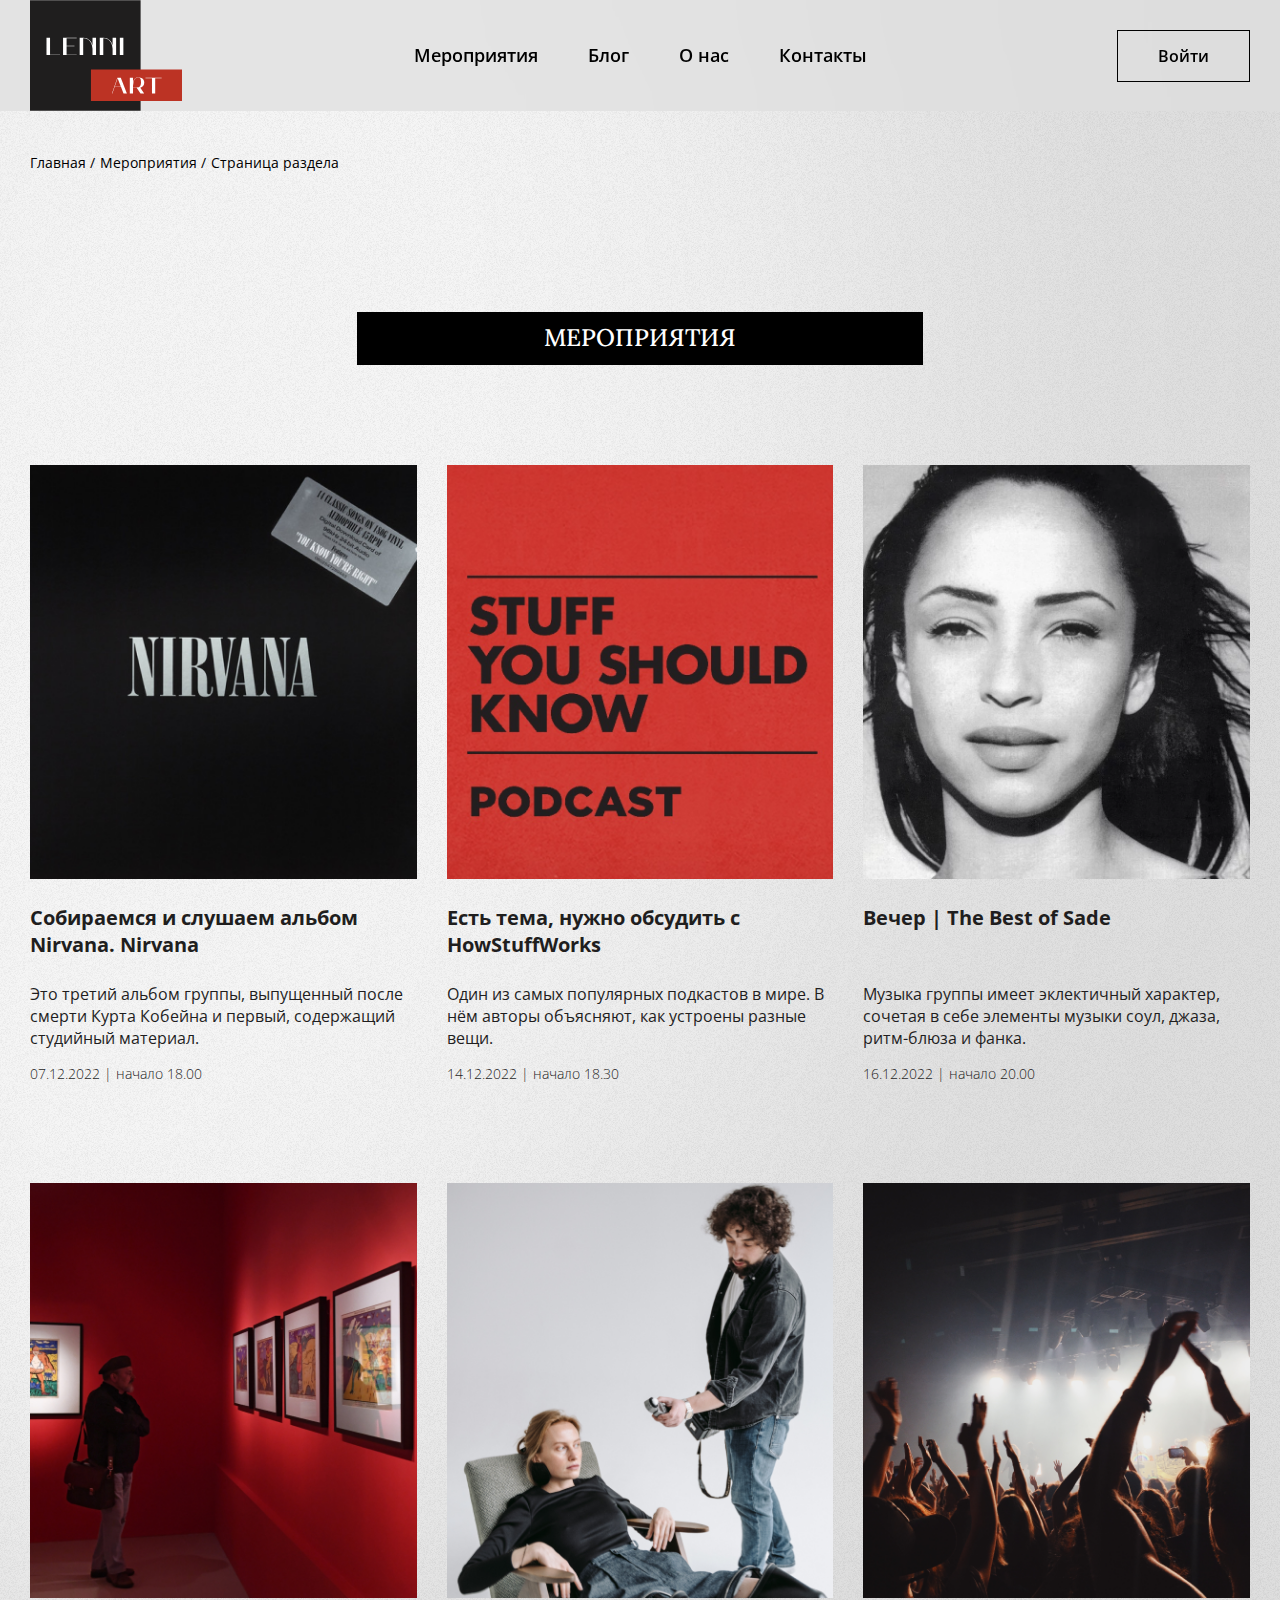
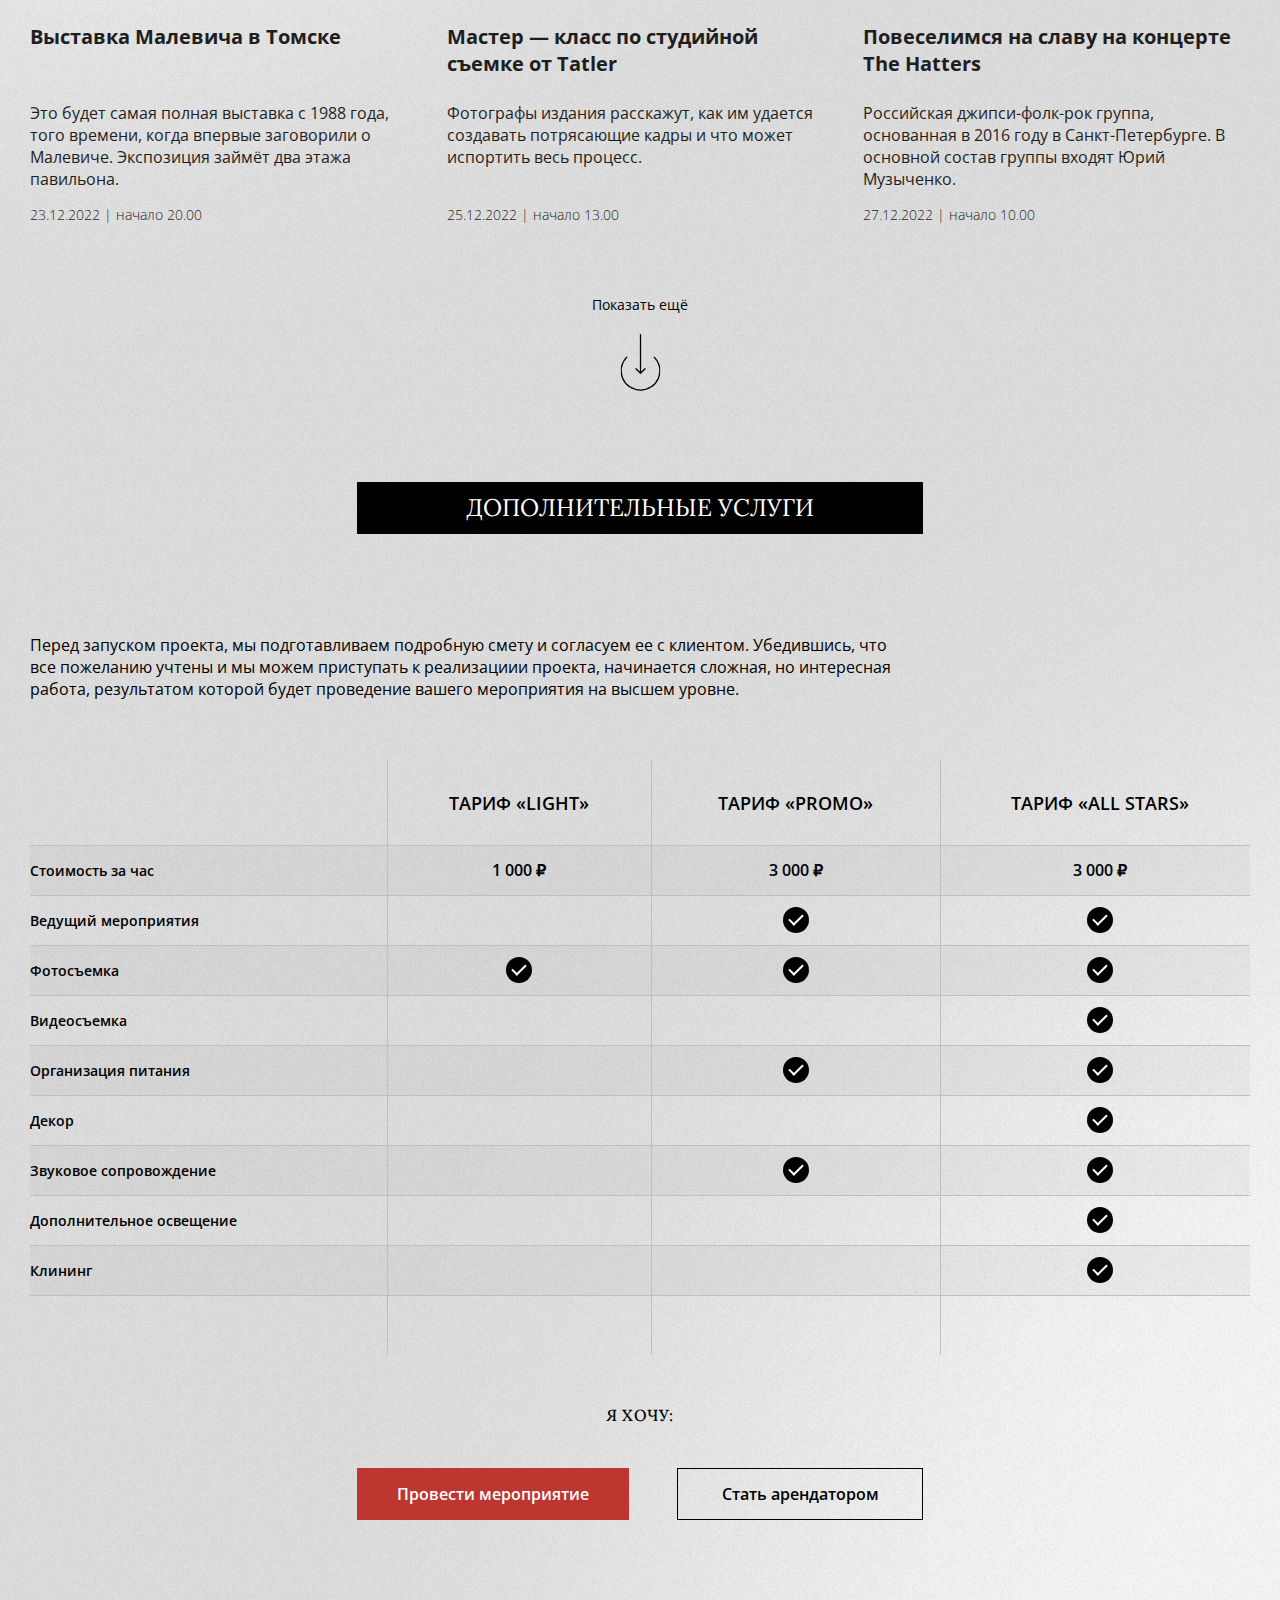
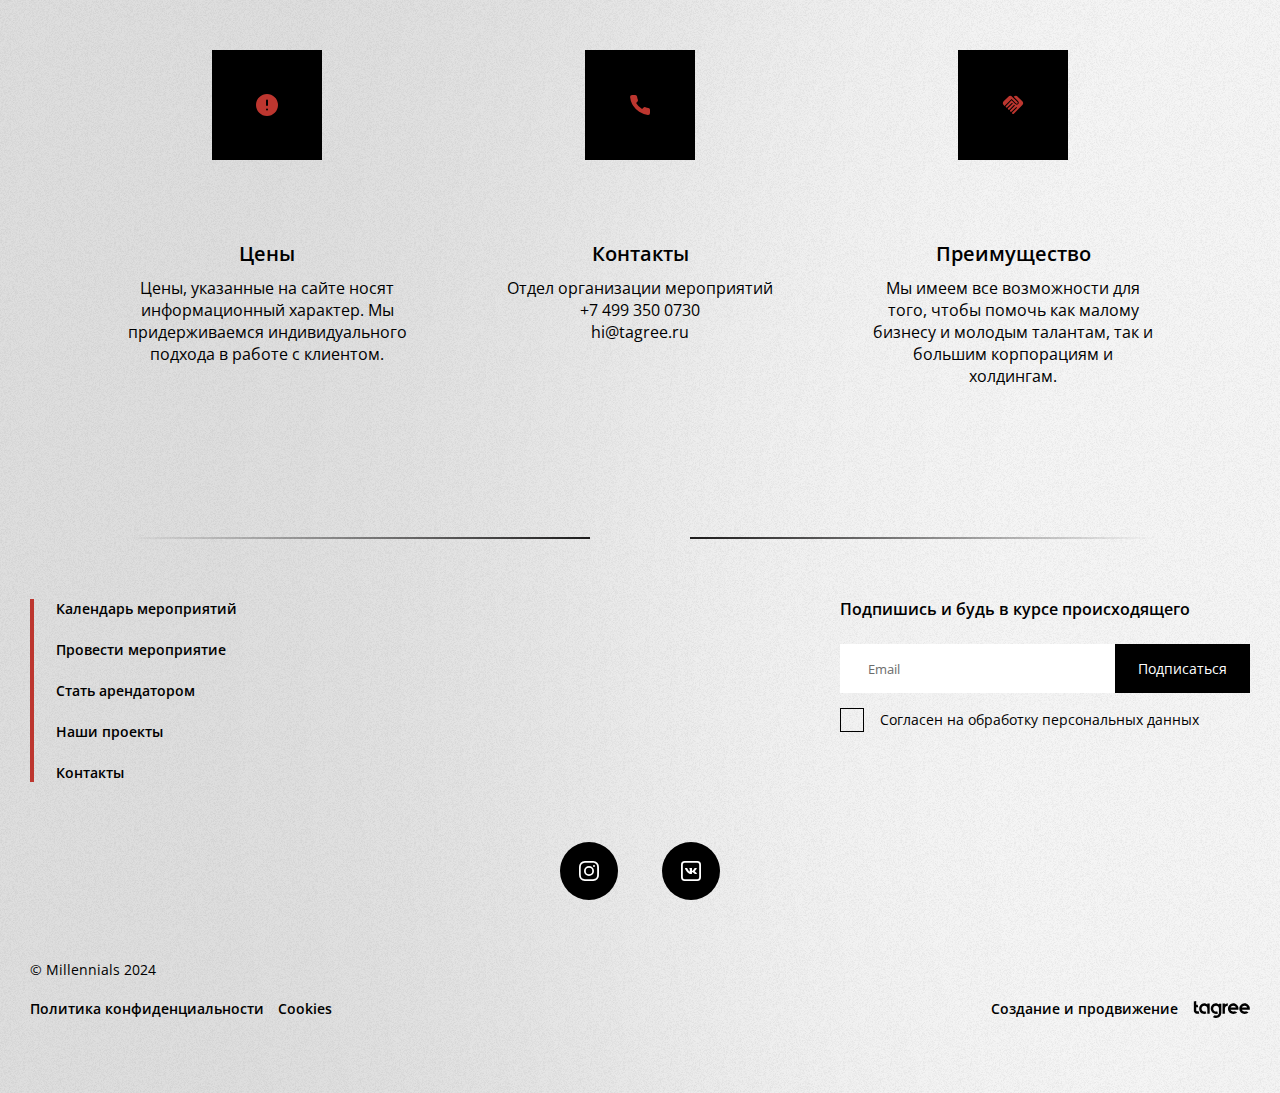
<file: events.html>
<!DOCTYPE html>
<html lang="ru">

<head>
  <meta charset="UTF-8" />
  <meta name="viewport" content="width=device-width,initial-scale=1,minimum-scale=1,maximum-scale=1,user-scalable=no">

  <title>Lenni Art</title>

  <meta name="description" content="Арт—пространство для людей, горящих сердец и делом">
  <meta name="keywords" content="Lenni Art, пространство, мероприятия">

  <meta property="og:title" content="Lenni Art" />
  <meta property="og:description" content="Арт пространство для людей, горящих сердцем и делом" />
  <meta property="og:image" content="/assets/images/lenni-art.jpg">
  <meta property="og:type" content="website" />
  <meta property="og:url" content="https://lenni-art.ru/" />

  <!-- FAVICONS -->
  <link rel="apple-touch-icon" sizes="180x180" href="assets/icons/apple-touch-icon.png">
  <link rel="icon" type="image/png" sizes="32x32" href="assets/icons/favicon-32x32.png">
  <link rel="icon" type="image/png" sizes="16x16" href="assets/icons/favicon-16x16.png">
  <link rel="manifest" href="assets/icons/site.webmanifest">
  <link rel="mask-icon" href="assets/icons/safari-pinned-tab.svg" color="#424e51">
  <meta name="msapplication-TileColor" content="#2b5797">
  <meta name="theme-color" content="#ffffff">

  <!-- CSS -->
  <link rel="stylesheet" href="styles/styles.css?ver=0">

  <!-- FONTS -->
  <link rel="preconnect" href="https://fonts.googleapis.com">
  <link rel="preconnect" href="https://fonts.gstatic.com" crossorigin>
  <link href="https://fonts.googleapis.com/css2?family=Lora:wght@400;500;600;700&family=Open+Sans:wght@400;500;600;700&display=swap" rel="stylesheet">
</head>

<body>
  <header class="page-header">
    <div class="page-header__container">
      <a href="index.html" class="page-header__logo">
        <!-- <img src="assets/images/logo.svg" class="page-header__logo-img"/> -->
        <svg class="page-header__logo-img" width="202" height="147">
          <use xlink:href="assets/icons/symbols.svg#logo"></use>
        </svg>
      </a>

      <nav class="page-header__nav">
        <a href="events.html" class="page-header__nav-link">Мероприятия</a>
        <a href="#" class="page-header__nav-link">Блог</a>
        <a href="#" class="page-header__nav-link">О нас</a>
        <a href="#" class="page-header__nav-link">Контакты</a>

        <div class="page-header__nav-user">
          <a href="#" class="page-header__nav-user-link">
            Александр С.
          </a>

          <a href="#" class="page-header__nav-logout">
            <svg class="page-header__nav-logout-icon" width="24" height="24">
              <use xlink:href="assets/icons/symbols.svg#door"></use>
            </svg>
          </a>
        </div>
      </nav>

      <div class="page-header__right-block">
        <a href="#" class="page-header__sign-in-btn">
          Войти
          <svg class="page-header__user-icon" width="21" height="18">
            <use xlink:href="assets/icons/symbols.svg#user"></use>
          </svg>
        </a>

        <button type="button" class="page-header__nav-toggle" id="js-navToggle"></button>
      </div>
    </div>
  </header>

  <main class="main">
    <div class="breadcrumbs">
      <a href="index.html" class="breadcrumbs__link">Главная</a>
      <a href="events.html" class="breadcrumbs__link">Мероприятия</a>
      <a href="#" class="breadcrumbs__link">Страница раздела</a>
    </div>

    <div class="events">
      <section class="listing events__listing">
        <h2 class="listing__title section-title">Мероприятия</h2>
        <div class="listing__events-list">
          <!-- prettier-ignore -->
          <article class="event-card listing__event-card">
            <a href="event.html" class="event-card__link">
              <picture class="event-card__picture">

                <!-- <source type="image/webp" srcset="assets/images/events/nirvana.png__webp" /> -->
                <img src="assets/images/events/nirvana.png" class="event-card__img" alt="nirvana">
              </picture>

              <h4 class="event-card__title">Собираемся и слушаем альбом Nirvana. Nirvana</h4>

              <p class="event-card__description">Это третий альбом группы, выпущенный после смерти Курта Кобейна и первый, содержащий студийный материал.</p>

              <time datetime="2022-12-07T18:00" class="event-card__time">07.12.2022 | начало 18.00</time>
            </a>
          </article>
          <article class="event-card listing__event-card">
            <a href="event.html" class="event-card__link">
              <picture class="event-card__picture">

                <!-- <source type="image/webp" srcset="assets/images/events/howstuffworks.png__webp" /> -->
                <img src="assets/images/events/howstuffworks.png" class="event-card__img" alt="stuff">
              </picture>

              <h4 class="event-card__title">Есть тема, нужно обсудить с HowStuffWorks</h4>

              <p class="event-card__description">Один из самых популярных подкастов в мире. В нём авторы объясняют, как устроены разные вещи.</p>

              <time datetime="2022-12-14T18:30" class="event-card__time">14.12.2022 | начало 18.30</time>
            </a>
          </article>
          <article class="event-card listing__event-card">
            <a href="event.html" class="event-card__link">
              <picture class="event-card__picture">

                <!-- <source type="image/webp" srcset="assets/images/events/sade.png__webp" /> -->
                <img src="assets/images/events/sade.png" class="event-card__img" alt="sade">
              </picture>

              <h4 class="event-card__title">Вечер | The Best of Sade</h4>

              <p class="event-card__description">Музыка группы имеет эклектичный характер, сочетая в себе элементы музыки соул, джаза, ритм-блюза и фанка.</p>

              <time datetime="2022-12-16T20:00" class="event-card__time">16.12.2022 | начало 20.00</time>
            </a>
          </article>
          <article class="event-card listing__event-card">
            <a href="event.html" class="event-card__link">
              <picture class="event-card__picture">

                <!-- <source type="image/webp" srcset="assets/images/events/malevich.png__webp" /> -->
                <img src="assets/images/events/malevich.png" class="event-card__img" alt="malevich">
              </picture>

              <h4 class="event-card__title">Выставка Малевича в Томске</h4>

              <p class="event-card__description">Это будет самая полная выставка с 1988 года, того времени, когда впервые заговорили о Малевиче. Экспозиция займёт два этажа павильона.</p>

              <time datetime="2022-12-23T20:00" class="event-card__time">23.12.2022 | начало 20.00</time>
            </a>
          </article>
          <article class="event-card listing__event-card">
            <a href="event.html" class="event-card__link">
              <picture class="event-card__picture">

                <!-- <source type="image/webp" srcset="assets/images/events/tatler.png__webp" /> -->
                <img src="assets/images/events/tatler.png" class="event-card__img" alt="tatler">
              </picture>

              <h4 class="event-card__title">Мастер — класс по студийной съемке от Tatler</h4>

              <p class="event-card__description">Фотографы издания расскажут, как им удается создавать потрясающие кадры и что может испортить весь процесс.</p>

              <time datetime="2022-12-25T13:00" class="event-card__time">25.12.2022 | начало 13.00</time>
            </a>
          </article>
          <article class="event-card listing__event-card">
            <a href="event.html" class="event-card__link">
              <picture class="event-card__picture">

                <!-- <source type="image/webp" srcset="assets/images/events/thehatters.png__webp" /> -->
                <img src="assets/images/events/thehatters.png" class="event-card__img" alt="the_hatters">
              </picture>

              <h4 class="event-card__title">Повеселимся на славу на концерте The Hatters</h4>

              <p class="event-card__description">Российская джипси-фолк-рок группа, основанная в 2016 году в Санкт-Петербурге. В основной состав группы входят Юрий Музыченко.</p>

              <time datetime="2022-12-27T10:00" class="event-card__time">27.12.2022 | начало 10.00</time>
            </a>
          </article>
        </div>
        <div class="listing__wrapper">
          <button class="arrow-btn">
            <span class="arrow-btn__name">
              Показать ещё
            </span>
            <svg class="arrow-btn__icon arrow-btn__icon--down" width="91" height="60">
              <use xlink:href="assets/icons/symbols.svg#link"></use>
            </svg>
          </button>
        </div>
      </section>

      <section class="events__services">
        <h2 class="section-title section-title--lower">Дополнительные услуги</h2>

        <p class="events__services-description">
          Перед запуском проекта, мы подготавливаем подробную смету и согласуем ее с клиентом. Убедившись, что все пожеланию
          учтены и мы можем приступать к реализациии проекта, начинается сложная, но интересная работа, результатом которой
          будет проведение вашего мероприятия на высшем уровне.
        </p>

        <table class="events__tariffs-table  table">
          <thead class="table__head">
            <tr class="table__head-tr">
              <th class="table__th"></th>
              <th class="table__th">Тариф «Light»</th>
              <th class="table__th">Тариф «Promo»</th>
              <th class="table__th">Тариф «All stars»</th>
            </tr>
          </thead>
          <tbody class="table__body">
            <tr class="table__tr">
              <th class="table__body-th">Стоимость за час</th>
              <td class="table__td">1 000 ₽</td>
              <td class="table__td">3 000 ₽</td>
              <td class="table__td">3 000 ₽</td>
            </tr>
            <tr class="table__tr">
              <th class="table__body-th">Ведущий мероприятия</th>
              <td class="table__td"></td>
              <td class="table__td">
                <span class="table__ok"></span>
              </td>
              <td class="table__td">
                <span class="table__ok"></span>
              </td>
            </tr>
            <tr class="table__tr">
              <th class="table__body-th">Фотосъемка</th>
              <td class="table__td">
                <span class="table__ok"></span>
              </td>
              <td class="table__td">
                <span class="table__ok"></span>
              </td>
              <td class="table__td">
                <span class="table__ok"></span>
              </td>
            </tr>
            <tr class="table__tr">
              <th class="table__body-th">Видеосъемка</th>
              <td class="table__td"></td>
              <td class="table__td"></td>
              <td class="table__td">
                <span class="table__ok"></span>
              </td>
            </tr>
            <tr class="table__tr">
              <th class="table__body-th">Организация питания</th>
              <td class="table__td"></td>
              <td class="table__td">
                <span class="table__ok"></span>
              </td>
              <td class="table__td">
                <span class="table__ok"></span>
              </td>
            </tr>
            <tr class="table__tr">
              <th class="table__body-th">Декор</th>
              <td class="table__td"></td>
              <td class="table__td"></td>
              <td class="table__td">
                <span class="table__ok"></span>
              </td>
            </tr>
            <tr class="table__tr">
              <th class="table__body-th">Звуковое сопровождение</th>
              <td class="table__td"></td>
              <td class="table__td">
                <span class="table__ok"></span>
              </td>
              <td class="table__td">
                <span class="table__ok"></span>
              </td>
            </tr>
            <tr class="table__tr">
              <th class="table__body-th">Дополнительное освещение</th>
              <td class="table__td"></td>
              <td class="table__td"></td>
              <td class="table__td">
                <span class="table__ok"></span>
              </td>
            </tr>

            <tr class="table__tr">
              <th class="table__body-th">Клининг</th>
              <td class="table__td"></td>
              <td class="table__td"></td>
              <td class="table__td">
                <span class="table__ok"></span>
              </td>
            </tr>
          </tbody>

          <tfoot class="table__footer">
            <tr class="table__footer-tr">
              <th class="table__footer-th"></th>
              <th class="table__footer-th">Тариф «Light»</th>
              <th class="table__footer-th">Тариф «Promo»</th>
              <th class="table__footer-th">Тариф «All stars»</th>
            </tr>
          </tfoot>
        </table>
        <div class="i-want i-want--mb100">
          <div class="i-want__wrapper">
            <h3 class="i-want__text">Я хочу:</h3>
            <div class="i-want__btns">
              <button type="button" class="btn btn--red i-want__event" id="js-eventOpenBtn">Провести мероприятие</button>
              <button type="button" class="btn i-want__landlord">Стать арендатором</button>
            </div>
          </div>
        </div>
        <div class="events__services-items">

          <div class="services-item">
            <div class="services-item__img">
              <svg class="services-item__icon" width="24" height="24">
                <use xlink:href="assets/icons/symbols.svg#information"></use>
              </svg>
            </div>
            <div class="services-item__content">
              <h4 class="services-item__title">Цены</h4>
              <p class="services-item__info">
                Цены, указанные на сайте носят информационный характер. Мы придерживаемся
                индивидуального подхода в работе с клиентом.
              </p>
            </div>
          </div>

          <div class="services-item">
            <div class="services-item__img">
              <svg class="services-item__icon" width="24" height="24">
                <use xlink:href="assets/icons/symbols.svg#contact"></use>
              </svg>
            </div>
            <div class="services-item__content">
              <h4 class="services-item__title">Контакты</h4>
              <p class="services-item__info">
                Отдел организации мероприятий
              </p>
              <a href="tel:74993500740" class="services-item__info">+7 499 350 0730</a>
              <a href="mailto:hi@tagree.ru" class="services-item__info">hi@tagree.ru</a>
            </div>
          </div>

          <div class="services-item">
            <div class="services-item__img">
              <svg class="services-item__icon" width="24" height="24">
                <use xlink:href="assets/icons/symbols.svg#handshake">
              </svg>
            </div>
            <div class="services-item__content">
              <h4 class="services-item__title">Преимущество</h4>
              <p class="services-item__info">
                Мы имеем все возможности для того, чтобы помочь как малому бизнесу и молодым талантам, так и большим корпорациям и
                холдингам.
              </p>
            </div>
          </div>

        </div>
      </section>
    </div>
  </main>

  <footer class="page-footer">
    <div class="page-footer__container">
      <div class="page-footer__border"></div>
      <div class="page-footer__wrapper">
        <nav class="page-footer__nav">
          <a href="" class="page-footer__nav-link">
            Календарь мероприятий
          </a>
          <a href="#" class="page-footer__nav-link">
            Провести мероприятие
          </a>
          <a href="#" class="page-footer__nav-link">
            Стать арендатором
          </a>
          <a href="#" class="page-footer__nav-link">
            Наши проекты
          </a>
          <a href="#" class="page-footer__nav-link">
            Контакты
          </a>
        </nav>

        <form action="https://jsonplaceholder.typicode.com/posts" class="page-footer__form subscribe" id="js-subscribeForm">
          <h4 class="subscribe__title">
            Подпишись и будь в курсе происходящего
          </h4>
          <div class="subscribe__wrapper">
            <div class="subscribe__wrapper-input">
              <input type="email" name="email" placeholder="Email" class="subscribe__input" id="js-subscribeEmail" required />
            </div>
            <button type="submit" class="subscribe__submit">Подписаться</button>
          </div>
          <label class="subscribe__check check">
            <input type="checkbox" class="check__input" name="agree" required>
            <span class="check__mark"></span>
            <span class="check__label--footer">Согласен на обработку персональных данных</span>
          </label>
        </form>
      </div>

      <div class="page-footer__info">
        <div class="page-footer__info-text">
          <span class="page-footer__copyright">© Millennials 2024</span>
          <div class="page-footer__links">
            <a href="#" class="page-footer__links-link">Политика конфиденциальности</a>
            <a href="#" class="page-footer__links-link">Cookies</a>
          </div>
        </div>
        <div class="page-footer__info-socials">
          <a href="#" rel="nofollow noreferrer noopener" target="_blank" class="page-footer__social-link">
            <svg class="page-footer__btn-icon" width="24" height="24">
              <use xlink:href="assets/icons/symbols.svg#inst"></use>
            </svg>
          </a>
          <a href="#" rel="nofollow noreferrer noopener" target="_blank" class="page-footer__social-link">
            <svg class="page-footer__btn-icon" width="24" height="24">
              <use xlink:href="assets/icons/symbols.svg#vk"></use>
            </svg>
          </a>
        </div>
        <div class="page-footer__info-signature">
          <span>Создание и продвижение</span>
          <a href="#" rel="nofollow noreferrer noopener" target="_blank" class="page-footer__signature-link">
            <svg class="page-footer__signature-icon" width="57" height="17">
              <use xlink:href="assets/icons/symbols.svg#tagree"></use>
            </svg>
          </a>
        </div>
      </div>
    </div>
  </footer>
  <div class="pp" id="js-eventPP">
    <div class="pp__container">
      <div class="pp__sticky-close">
        <button type="button" class="pp__sticky-btn js-ppCloseBtn">
          <svg class="pp__btn-icon" width="24" height="24">
            <use xlink:href="assets/icons/symbols.svg#x"></use>
          </svg>
        </button>
      </div>
      <div class="pp__wrapper">
        <h3 class="pp__title">
          Заполните форму
          <br />
          и мы подберем площадку
        </h3>
        <form class="pp__form form" id="js-eventForm">
          <div class="form__list">
            <div class="form__field form__field--w50 field">
              <h6 class="field__title">
                Формат мероприятия:
              </h6>
              <div class="field__radio radio">
                <label class="radio__label">
                  <input type="radio" name="format" value="seminar" class="radio__input" checked>
                  <span class="radio__mark"></span>
                  <span class="radio__name">Мастер-класс/семинар</span>
                </label>
                <label class="radio__label">
                  <input type="radio" name="format" value="concert" class="radio__input">
                  <span class="radio__mark"></span>
                  <span class="radio__name">Концерт/выступление</span>
                </label>
                <label class="radio__label">
                  <input type="radio" name="format" value="show" class="radio__input">
                  <span class="radio__mark"></span>
                  <span class="radio__name">Выставка/показ</span>
                </label>
                <label class="radio__label">
                  <input type="radio" name="format" value="other" class="radio__input">
                  <span class="radio__mark"></span>
                  <span class="radio__name">Другое</span>
                </label>
              </div>
            </div>
            <div class="form__group">
              <div class="form__field form__field--mb30 field">
                <h6 class="field__title">Планируемое количество посетителей:</h6>
                <select name="amount" class="field__select js-selectric">
                  <option value="20">
                    до 20 человек
                  </option>
                  <option value="100">
                    от 20 до 100 человек
                  </option>
                  <option value="500">
                    от 100 до 500 человек
                  </option>
                  <option value="501">
                    более 500 человек
                  </option>
                </select>
              </div>
              <div class="form__field field js-dateField">
                <h6 class="field__title">Дата проведения:</h6>
                <div class="field__date">
                  <div class="field__date-inputs">
                    <input class="field__date-input js-dateDay" type="text" placeholder="ДД" readonly />
                    <input class="field__date-input js-dateMonth" type="text" placeholder="ММ" readonly />
                    <input class="field__date-input field__date-input--year js-dateYear" type="text" placeholder="ГГГГ" readonly />
                  </div>
                  <input class="field__date-picker js-dateInput" type="text" name="date" readonly required />
                </div>
              </div>
            </div>
          </div>
          <div class="form__section">
            <h6 class="field__title">
              Контактные данные:
            </h6>
            <div class="form__list form__list--mb50">
              <label class="form__field form__field--w50 field">
                <span class="field__label">
                  Имя*
                </span>
                <input type="text" class="field__input" placeholder="Имя" name="name" required>
              </label>
              <label class="form__field form__field--w50 field">
                <span class="field__label">
                  Фамилия*
                </span>
                <input type="text" class="field__input" placeholder="Фамилия" name="last_name" required>
              </label>
              <label class="form__field form__field--w50 field">
                <span class="field__label">
                  Телефон*
                </span>
                <input type="tel" class="field__input js-mobileMask" placeholder="Телефон" name="phone" required>
              </label>
              <label class="form__field form__field--w50 field">
                <span class="field__label">
                  Email*
                </span>
                <input type="email" class="field__input" placeholder="Email" name="email" required>
              </label>
            </div>

            <label class="form__field form__field--mb30 field">
              <span class="field__label field__label--textarea">
                Есть пожелания? Напишите нам:
              </span>
              <textarea class="field__textarea" name="wish"></textarea>
            </label>

            <label class="form__check form__check--mb40 check">
              <input type="checkbox" class="check__input" name="agree" required>
              <span class="check__mark"></span>
              <span class="check__label">
                Я соглашаюсь с пользовательским соглашением и с политикой использования персональных данных
              </span>
            </label>

            <div class="form__btns">
              <button type="submit" class="form__btn btn">Отправить</button>
              <button type="button" class="form__close-btn js-ppCloseBtn">
                Закрыть
              </button>
            </div>
          </div>
        </form>
      </div>
    </div>
  </div>

  <script src="scripts/jquery-3.7.1.min.js"></script>
  <script src="scripts/jquery.validate.min.js"></script>
  <script src="scripts/jquery.validate-init.js"></script>
  <script src="scripts/toastr.js"></script>
  <script src="scripts/main.min.js"></script>
</body>

</html>
</file>
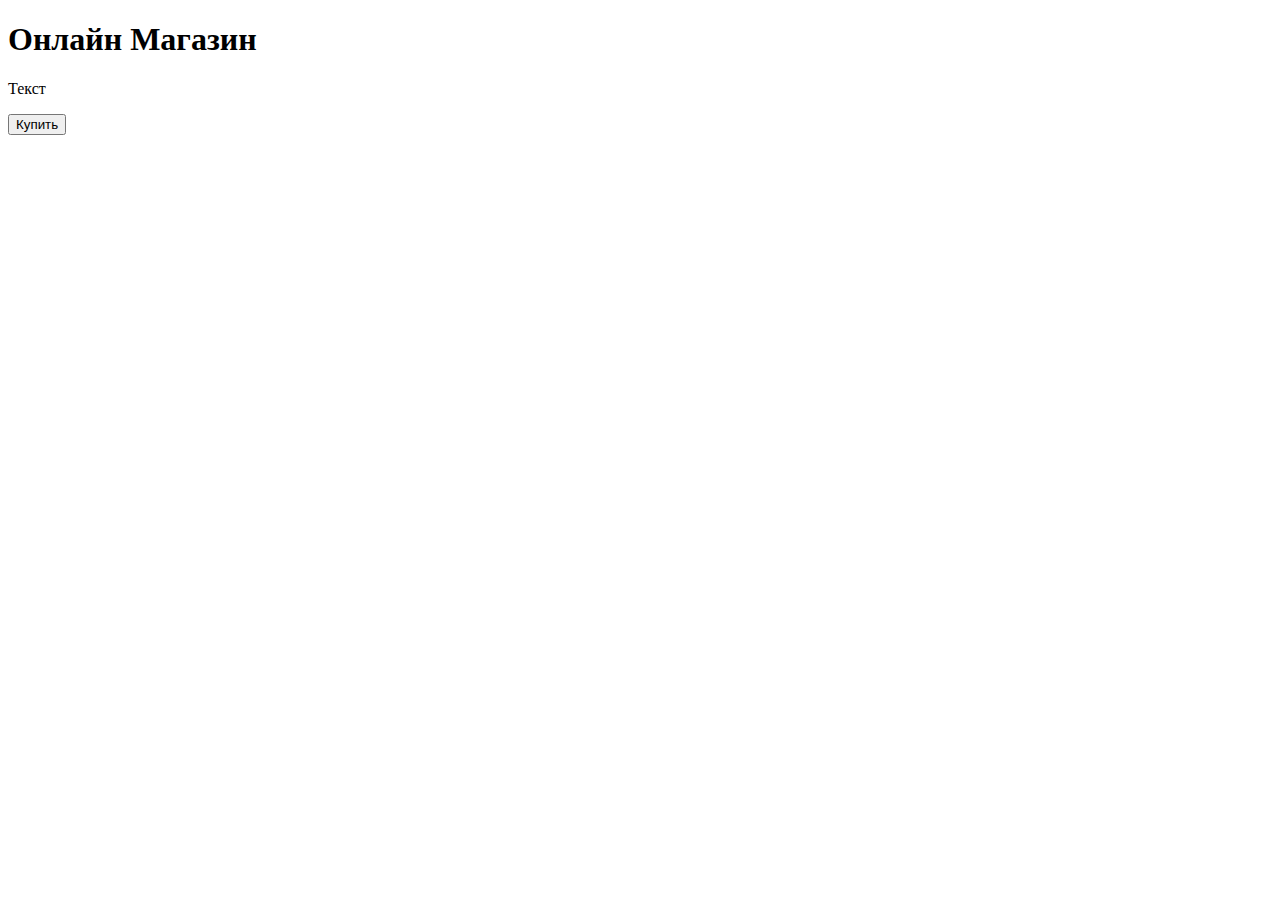
<file: shop.html>
<!DOCTYPE html>
<html lang="ru">

<head>
    <meta charset="UTF-8">
    <meta name="viewport"
          content="width=device-width", user-scalable=no, initial-scale=1.0, maximum-scale=1.0, minimum-scale=1.0>
    <meta http-equiv="X-UA-Compatible" content="ie=edge">
    <title>Магазин</title>
</head>

<body>
    <div id="main">
        <h1>Онлайн Магазин</h1>
        <p>Текст</p>
        <button id="Buy">Купить</button>
    </div>
</body>

</html>
</file>
<file: styles/styles.css>
@font-face {
  font-family: "mak";
  src: local("MAK-bold"), url("../assets/fonts/MAK-bold.woff");
  font-weight: 700;
  font-style: normal;
}
@font-face {
  font-family: "mak";
  src: local("MAK-light"), url("../assets/fonts/MAK-light.woff");
  font-weight: 300;
  font-style: normal;
}
html,
body {
  width: 100%;
  margin: 0;
  padding: 0;
}
body {
  -webkit-box-sizing: border-box;
          box-sizing: border-box;
  display: -webkit-box;
  display: -ms-flexbox;
  display: flex;
  -webkit-box-orient: vertical;
  -webkit-box-direction: normal;
      -ms-flex-direction: column;
          flex-direction: column;
  background-color: #dedede;
  background-image: url(../assets/images/noise.png), url(../assets/images/bg.png);
  background-position: 0 0, 0 0;
  background-size: auto, 100% auto;
  background-repeat: repeat, repeat-y;
  color: #000000;
  font-family: "Open Sans", sans-serif;
  font-size: 16px;
  font-weight: 400;
  font-style: normal;
  line-height: 1.375;
  overflow-x: hidden;
  -webkit-text-size-adjust: 100%;
  -moz-text-size-adjust: 100%;
  -ms-text-size-adjust: 100%;
  min-height: 100vh;
  padding-top: 147px;
}
input,
textarea,
select {
  -webkit-box-shadow: none;
          box-shadow: none;
  outline: none;
  color: #000000;
  font-family: "Open Sans", sans-serif;
}
textarea {
  resize: none;
}
.main {
  -webkit-box-flex: 1;
      -ms-flex: 1 0 auto;
          flex: 1 0 auto;
}
.main-header {
  padding: 100px 0;
}
.main-header__title {
  margin: 0 0 70px;
  padding-left: 40px;
  padding-right: 40px;
  text-align: center;
  text-transform: uppercase;
  font-family: 'Lora', sans-serif;
  font-weight: 400;
  font-size: 45px;
  line-height: normal;
  color: #000000;
}
.main-header__text {
  margin: 0 auto;
  max-width: 990px;
  width: 100%;
  padding-left: 40px;
  padding-right: 40px;
  text-align: center;
  text-transform: uppercase;
  font-family: 'Lora', sans-serif;
  font-weight: 400;
  font-size: 45px;
  line-height: normal;
  color: #000000;
}
.main-header__picture {
  display: block;
  margin-bottom: 70px;
  position: relative;
  width: 100%;
}
.main-header__picture::before {
  content: '';
  display: block;
  width: 100%;
  padding-top: 16.927%;
}
.main-header__img {
  position: absolute;
  top: 0;
  left: 0;
  width: 100%;
  height: 100%;
  -o-object-fit: contain;
     object-fit: contain;
}
.title {
  margin: 0 0 150px;
  -webkit-box-sizing: border-box;
          box-sizing: border-box;
  padding: 7px 45px 9px;
  max-width: 624px;
  width: 100%;
  text-align: center;
  background-color: #1F1E1E;
  text-transform: uppercase;
  font-family: Lora;
  font-size: 36px;
  font-style: normal;
  font-weight: 500;
  color: #FFFFFF;
}
a {
  color: #000000;
  outline: none;
}
img {
  max-width: 100%;
  height: auto;
  -o-object-fit: cover;
     object-fit: cover;
}
button {
  -webkit-box-shadow: none;
          box-shadow: none;
  outline: none;
  font-family: "Open Sans", sans-serif;
  cursor: pointer;
}
input::-webkit-input-placeholder,
textarea::-webkit-input-placeholder {
  color: #6C6C6C;
}
input::-moz-placeholder,
textarea::-moz-placeholder {
  color: #6C6C6C;
}
input:-moz-placeholder,
textarea:-moz-placeholder {
  color: #6C6C6C;
}
input:-ms-input-placeholder,
textarea:-ms-input-placeholder {
  color: #6C6C6C;
}
input:focus::-webkit-input-placeholder,
textarea:focus::-webkit-input-placeholder {
  color: transparent;
}
input:focus::-moz-placeholder,
textarea:focus::-moz-placeholder {
  color: transparent;
}
input:focus:-moz-placeholder,
textarea:focus:-moz-placeholder {
  color: transparent;
}
input:focus:-ms-input-placeholder,
textarea:focus:-ms-input-placeholder {
  color: transparent;
}
.air-datepicker-cell.-year-.-other-decade-,
.air-datepicker-cell.-day-.-other-month- {
  color: var(--adp-color-other-month);
}
.air-datepicker-cell.-year-.-other-decade-:hover,
.air-datepicker-cell.-day-.-other-month-:hover {
  color: var(--adp-color-other-month-hover);
}
.-disabled-.-focus-.air-datepicker-cell.-year-.-other-decade-,
.-disabled-.-focus-.air-datepicker-cell.-day-.-other-month- {
  color: var(--adp-color-other-month);
}
.-selected-.air-datepicker-cell.-year-.-other-decade-,
.-selected-.air-datepicker-cell.-day-.-other-month- {
  color: #fff;
  background: var(--adp-background-color-selected-other-month);
}
.-selected-.-focus-.air-datepicker-cell.-year-.-other-decade-,
.-selected-.-focus-.air-datepicker-cell.-day-.-other-month- {
  background: var(--adp-background-color-selected-other-month-focused);
}
.-in-range-.air-datepicker-cell.-year-.-other-decade-,
.-in-range-.air-datepicker-cell.-day-.-other-month- {
  background-color: var(--adp-background-color-in-range);
  color: var(--adp-color);
}
.-in-range-.-focus-.air-datepicker-cell.-year-.-other-decade-,
.-in-range-.-focus-.air-datepicker-cell.-day-.-other-month- {
  background-color: var(--adp-background-color-in-range-focused);
}
.air-datepicker-cell.-year-.-other-decade-:empty,
.air-datepicker-cell.-day-.-other-month-:empty {
  background: none;
  border: none;
}
.air-datepicker-cell {
  border-radius: var(--adp-cell-border-radius);
  -webkit-box-sizing: border-box;
          box-sizing: border-box;
  cursor: pointer;
  display: -webkit-box;
  display: -ms-flexbox;
  display: flex;
  position: relative;
  -webkit-box-align: center;
      -ms-flex-align: center;
          align-items: center;
  -webkit-box-pack: center;
      -ms-flex-pack: center;
          justify-content: center;
  z-index: 1;
}
.air-datepicker-cell.-focus- {
  background: var(--adp-cell-background-color-hover);
}
.air-datepicker-cell.-current- {
  color: var(--adp-color-current-date);
}
.air-datepicker-cell.-current-.-focus- {
  color: var(--adp-color);
}
.air-datepicker-cell.-current-.-in-range- {
  color: var(--adp-color-current-date);
}
.air-datepicker-cell.-disabled- {
  cursor: default;
  color: var(--adp-color-disabled);
}
.air-datepicker-cell.-disabled-.-focus- {
  color: var(--adp-color-disabled);
}
.air-datepicker-cell.-disabled-.-in-range- {
  color: var(--adp-color-disabled-in-range);
}
.air-datepicker-cell.-disabled-.-current-.-focus- {
  color: var(--adp-color-disabled);
}
.air-datepicker-cell.-in-range- {
  background: var(--adp-cell-background-color-in-range);
  border-radius: 0;
}
.air-datepicker-cell.-in-range-:hover {
  background: var(--adp-cell-background-color-in-range-hover);
}
.air-datepicker-cell.-range-from- {
  border: 1px solid var(--adp-cell-border-color-in-range);
  background-color: var(--adp-cell-background-color-in-range);
  border-radius: var(--adp-cell-border-radius) 0 0 var(--adp-cell-border-radius);
}
.air-datepicker-cell.-range-to- {
  border: 1px solid var(--adp-cell-border-color-in-range);
  background-color: var(--adp-cell-background-color-in-range);
  border-radius: 0 var(--adp-cell-border-radius) var(--adp-cell-border-radius) 0;
}
.air-datepicker-cell.-range-to-.-range-from- {
  border-radius: var(--adp-cell-border-radius);
}
.air-datepicker-cell.-selected- {
  color: #fff;
  border: none;
  background: var(--adp-cell-background-color-selected);
}
.air-datepicker-cell.-selected-.-current- {
  color: #fff;
  background: var(--adp-cell-background-color-selected);
}
.air-datepicker-cell.-selected-.-focus- {
  background: var(--adp-cell-background-color-selected-hover);
}
.air-datepicker-body {
  -webkit-transition: all var(--adp-transition-duration) var(--adp-transition-ease);
  transition: all var(--adp-transition-duration) var(--adp-transition-ease);
}
.air-datepicker-body.-hidden- {
  display: none;
}
.air-datepicker-body--day-names {
  display: grid;
  grid-template-columns: repeat(7, var(--adp-day-cell-width));
  margin: 8px 0 3px;
}
.air-datepicker-body--day-name {
  color: var(--adp-day-name-color);
  display: -webkit-box;
  display: -ms-flexbox;
  display: flex;
  -webkit-box-align: center;
      -ms-flex-align: center;
          align-items: center;
  -webkit-box-pack: center;
      -ms-flex-pack: center;
          justify-content: center;
  -webkit-box-flex: 1;
      -ms-flex: 1;
          flex: 1;
  text-align: center;
  text-transform: uppercase;
  font-size: 0.8em;
}
.air-datepicker-body--day-name.-clickable- {
  cursor: pointer;
}
.air-datepicker-body--day-name.-clickable-:hover {
  color: var(--adp-day-name-color-hover);
}
.air-datepicker-body--cells {
  display: grid;
}
.air-datepicker-body--cells.-days- {
  grid-template-columns: repeat(7, var(--adp-day-cell-width));
  grid-auto-rows: var(--adp-day-cell-height);
}
.air-datepicker-body--cells.-months- {
  grid-template-columns: repeat(3, 1fr);
  grid-auto-rows: var(--adp-month-cell-height);
}
.air-datepicker-body--cells.-years- {
  grid-template-columns: repeat(4, 1fr);
  grid-auto-rows: var(--adp-year-cell-height);
}
.air-datepicker-nav {
  display: -webkit-box;
  display: -ms-flexbox;
  display: flex;
  -webkit-box-pack: justify;
      -ms-flex-pack: justify;
          justify-content: space-between;
  border-bottom: 1px solid var(--adp-border-color-inner);
  min-height: var(--adp-nav-height);
  padding: var(--adp-padding);
  -webkit-box-sizing: content-box;
          box-sizing: content-box;
}
.-only-timepicker- .air-datepicker-nav {
  display: none;
}
.air-datepicker-nav--title,
.air-datepicker-nav--action {
  display: -webkit-box;
  display: -ms-flexbox;
  display: flex;
  cursor: pointer;
  -webkit-box-align: center;
      -ms-flex-align: center;
          align-items: center;
  -webkit-box-pack: center;
      -ms-flex-pack: center;
          justify-content: center;
}
.air-datepicker-nav--action {
  width: var(--adp-nav-action-size);
  border-radius: var(--adp-border-radius);
  -webkit-user-select: none;
  -moz-user-select: none;
  -ms-user-select: none;
      user-select: none;
}
.air-datepicker-nav--action:hover {
  background: var(--adp-background-color-hover);
}
.air-datepicker-nav--action:active {
  background: var(--adp-background-color-active);
}
.air-datepicker-nav--action.-disabled- {
  visibility: hidden;
}
.air-datepicker-nav--action svg {
  width: 32px;
  height: 32px;
}
.air-datepicker-nav--action path {
  fill: none;
  stroke: var(--adp-nav-arrow-color);
  stroke-width: 2px;
}
.air-datepicker-nav--title {
  border-radius: var(--adp-border-radius);
  padding: 0 8px;
}
.air-datepicker-nav--title i {
  font-style: normal;
  color: var(--adp-nav-color-secondary);
  margin-left: 0.3em;
}
.air-datepicker-nav--title:hover {
  background: var(--adp-background-color-hover);
}
.air-datepicker-nav--title:active {
  background: var(--adp-background-color-active);
}
.air-datepicker-nav--title.-disabled- {
  cursor: default;
  background: none;
}
.air-datepicker-buttons {
  display: grid;
  grid-auto-columns: 1fr;
  grid-auto-flow: column;
}
.air-datepicker-button {
  display: -webkit-inline-box;
  display: -ms-inline-flexbox;
  display: inline-flex;
  color: var(--adp-btn-color);
  border-radius: var(--adp-btn-border-radius);
  cursor: pointer;
  height: var(--adp-btn-height);
  border: none;
  background: rgba(255, 255, 255, 0);
}
.air-datepicker-button:hover {
  color: var(--adp-btn-color-hover);
  background: var(--adp-btn-background-color-hover);
}
.air-datepicker-button:focus {
  color: var(--adp-btn-color-hover);
  background: var(--adp-btn-background-color-hover);
  outline: none;
}
.air-datepicker-button:active {
  background: var(--adp-btn-background-color-active);
}
.air-datepicker-button span {
  outline: none;
  display: -webkit-box;
  display: -ms-flexbox;
  display: flex;
  -webkit-box-align: center;
      -ms-flex-align: center;
          align-items: center;
  -webkit-box-pack: center;
      -ms-flex-pack: center;
          justify-content: center;
  width: 100%;
  height: 100%;
}
.air-datepicker-time {
  display: grid;
  grid-template-columns: -webkit-max-content 1fr;
  grid-template-columns: max-content 1fr;
  grid-column-gap: 12px;
  -webkit-box-align: center;
      -ms-flex-align: center;
          align-items: center;
  position: relative;
  padding: 0 var(--adp-time-padding-inner);
}
.-only-timepicker- .air-datepicker-time {
  border-top: none;
}
.air-datepicker-time--current {
  display: -webkit-box;
  display: -ms-flexbox;
  display: flex;
  -webkit-box-align: center;
      -ms-flex-align: center;
          align-items: center;
  -webkit-box-flex: 1;
      -ms-flex: 1;
          flex: 1;
  font-size: 14px;
  text-align: center;
}
.air-datepicker-time--current-colon {
  margin: 0 2px 3px;
  line-height: 1;
}
.air-datepicker-time--current-hours,
.air-datepicker-time--current-minutes {
  line-height: 1;
  font-size: 19px;
  font-family: "Century Gothic", CenturyGothic, AppleGothic, sans-serif;
  position: relative;
  z-index: 1;
}
.air-datepicker-time--current-hours:after,
.air-datepicker-time--current-minutes:after {
  content: "";
  background: var(--adp-background-color-hover);
  border-radius: var(--adp-border-radius);
  position: absolute;
  left: -2px;
  top: -3px;
  right: -2px;
  bottom: -2px;
  z-index: -1;
  opacity: 0;
}
.air-datepicker-time--current-hours.-focus-:after,
.air-datepicker-time--current-minutes.-focus-:after {
  opacity: 1;
}
.air-datepicker-time--current-ampm {
  text-transform: uppercase;
  -ms-flex-item-align: end;
      align-self: flex-end;
  color: var(--adp-time-day-period-color);
  margin-left: 6px;
  font-size: 11px;
  margin-bottom: 1px;
}
.air-datepicker-time--row {
  display: -webkit-box;
  display: -ms-flexbox;
  display: flex;
  -webkit-box-align: center;
      -ms-flex-align: center;
          align-items: center;
  font-size: 11px;
  height: 17px;
  background: -webkit-gradient(linear, left top, right top, from(var(--adp-time-track-color)), to(var(--adp-time-track-color))) left 50%/100% var(--adp-time-track-height) no-repeat;
  background: linear-gradient(to right, var(--adp-time-track-color), var(--adp-time-track-color)) left 50%/100% var(--adp-time-track-height) no-repeat;
}
.air-datepicker-time--row:first-child {
  margin-bottom: 4px;
}
.air-datepicker-time--row input[type=range] {
  background: none;
  cursor: pointer;
  -webkit-box-flex: 1;
      -ms-flex: 1;
          flex: 1;
  height: 100%;
  width: 100%;
  padding: 0;
  margin: 0;
  -webkit-appearance: none;
}
.air-datepicker-time--row input[type=range]::-webkit-slider-thumb {
  -webkit-appearance: none;
}
.air-datepicker-time--row input[type=range]::-ms-tooltip {
  display: none;
}
.air-datepicker-time--row input[type=range]:hover::-webkit-slider-thumb {
  border-color: var(--adp-time-track-color-hover);
}
.air-datepicker-time--row input[type=range]:hover::-moz-range-thumb {
  border-color: var(--adp-time-track-color-hover);
}
.air-datepicker-time--row input[type=range]:hover::-ms-thumb {
  border-color: var(--adp-time-track-color-hover);
}
.air-datepicker-time--row input[type=range]:focus {
  outline: none;
}
.air-datepicker-time--row input[type=range]:focus::-webkit-slider-thumb {
  background: var(--adp-cell-background-color-selected);
  border-color: var(--adp-cell-background-color-selected);
}
.air-datepicker-time--row input[type=range]:focus::-moz-range-thumb {
  background: var(--adp-cell-background-color-selected);
  border-color: var(--adp-cell-background-color-selected);
}
.air-datepicker-time--row input[type=range]:focus::-ms-thumb {
  background: var(--adp-cell-background-color-selected);
  border-color: var(--adp-cell-background-color-selected);
}
.air-datepicker-time--row input[type=range]::-webkit-slider-thumb {
  -webkit-box-sizing: border-box;
          box-sizing: border-box;
  height: 12px;
  width: 12px;
  border-radius: 3px;
  border: 1px solid var(--adp-time-track-color);
  background: #fff;
  cursor: pointer;
  -webkit-transition: background var(--adp-transition-duration);
  transition: background var(--adp-transition-duration);
}
.air-datepicker-time--row input[type=range]::-moz-range-thumb {
  box-sizing: border-box;
  height: 12px;
  width: 12px;
  border-radius: 3px;
  border: 1px solid var(--adp-time-track-color);
  background: #fff;
  cursor: pointer;
  -moz-transition: background var(--adp-transition-duration);
  transition: background var(--adp-transition-duration);
}
.air-datepicker-time--row input[type=range]::-ms-thumb {
  box-sizing: border-box;
  height: 12px;
  width: 12px;
  border-radius: 3px;
  border: 1px solid var(--adp-time-track-color);
  background: #fff;
  cursor: pointer;
  -ms-transition: background var(--adp-transition-duration);
  transition: background var(--adp-transition-duration);
}
.air-datepicker-time--row input[type=range]::-webkit-slider-thumb {
  margin-top: calc(var(--adp-time-thumb-size)/2*-1);
}
.air-datepicker-time--row input[type=range]::-webkit-slider-runnable-track {
  border: none;
  height: var(--adp-time-track-height);
  cursor: pointer;
  color: rgba(0, 0, 0, 0);
  background: rgba(0, 0, 0, 0);
}
.air-datepicker-time--row input[type=range]::-moz-range-track {
  border: none;
  height: var(--adp-time-track-height);
  cursor: pointer;
  color: rgba(0, 0, 0, 0);
  background: rgba(0, 0, 0, 0);
}
.air-datepicker-time--row input[type=range]::-ms-track {
  border: none;
  height: var(--adp-time-track-height);
  cursor: pointer;
  color: rgba(0, 0, 0, 0);
  background: rgba(0, 0, 0, 0);
}
.air-datepicker-time--row input[type=range]::-ms-fill-lower {
  background: rgba(0, 0, 0, 0);
}
.air-datepicker-time--row input[type=range]::-ms-fill-upper {
  background: rgba(0, 0, 0, 0);
}
.air-datepicker {
  --adp-font-family: -apple-system, BlinkMacSystemFont, "Segoe UI", Roboto, Helvetica, Arial, sans-serif, "Apple Color Emoji", "Segoe UI Emoji", "Segoe UI Symbol";
  --adp-font-size: 14px;
  --adp-width: 246px;
  --adp-z-index: 100;
  --adp-padding: 4px;
  --adp-grid-areas: "nav" "body" "timepicker" "buttons";
  --adp-transition-duration: 0.3s;
  --adp-transition-ease: ease-out;
  --adp-transition-offset: 8px;
  --adp-background-color: #fff;
  --adp-background-color-hover: #f0f0f0;
  --adp-background-color-active: #eaeaea;
  --adp-background-color-in-range: rgba(92, 196, 239, 0.1);
  --adp-background-color-in-range-focused: rgba(92, 196, 239, 0.2);
  --adp-background-color-selected-other-month-focused: #8ad5f4;
  --adp-background-color-selected-other-month: #a2ddf6;
  --adp-color: #4a4a4a;
  --adp-color-secondary: #9c9c9c;
  --adp-accent-color: #4eb5e6;
  --adp-color-current-date: var(--adp-accent-color);
  --adp-color-other-month: #dedede;
  --adp-color-disabled: #aeaeae;
  --adp-color-disabled-in-range: #939393;
  --adp-color-other-month-hover: #c5c5c5;
  --adp-border-color: #dbdbdb;
  --adp-border-color-inner: #efefef;
  --adp-border-radius: 4px;
  --adp-border-color-inline: #d7d7d7;
  --adp-nav-height: 32px;
  --adp-nav-arrow-color: var(--adp-color-secondary);
  --adp-nav-action-size: 32px;
  --adp-nav-color-secondary: var(--adp-color-secondary);
  --adp-day-name-color: #ff9a19;
  --adp-day-name-color-hover: #8ad5f4;
  --adp-day-cell-width: 1fr;
  --adp-day-cell-height: 32px;
  --adp-month-cell-height: 42px;
  --adp-year-cell-height: 56px;
  --adp-pointer-size: 10px;
  --adp-poiner-border-radius: 2px;
  --adp-pointer-offset: 14px;
  --adp-cell-border-radius: 4px;
  --adp-cell-background-color-hover: var(--adp-background-color-hover);
  --adp-cell-background-color-selected: #5cc4ef;
  --adp-cell-background-color-selected-hover: #45bced;
  --adp-cell-background-color-in-range: rgba(92, 196, 239, 0.1);
  --adp-cell-background-color-in-range-hover: rgba(92, 196, 239, 0.2);
  --adp-cell-border-color-in-range: var(--adp-cell-background-color-selected);
  --adp-btn-height: 32px;
  --adp-btn-color: var(--adp-accent-color);
  --adp-btn-color-hover: var(--adp-color);
  --adp-btn-border-radius: var(--adp-border-radius);
  --adp-btn-background-color-hover: var(--adp-background-color-hover);
  --adp-btn-background-color-active: var(--adp-background-color-active);
  --adp-time-track-height: 1px;
  --adp-time-track-color: #dedede;
  --adp-time-track-color-hover: #b1b1b1;
  --adp-time-thumb-size: 12px;
  --adp-time-padding-inner: 10px;
  --adp-time-day-period-color: var(--adp-color-secondary);
  --adp-mobile-font-size: 16px;
  --adp-mobile-nav-height: 40px;
  --adp-mobile-width: 320px;
  --adp-mobile-day-cell-height: 38px;
  --adp-mobile-month-cell-height: 48px;
  --adp-mobile-year-cell-height: 64px;
}
.air-datepicker-overlay {
  --adp-overlay-background-color: rgba(0, 0, 0, 0.3);
  --adp-overlay-transition-duration: 0.3s;
  --adp-overlay-transition-ease: ease-out;
  --adp-overlay-z-index: 99;
}
.air-datepicker {
  background: var(--adp-background-color);
  border: 1px solid var(--adp-border-color);
  -webkit-box-shadow: 0 4px 12px rgba(0, 0, 0, 0.15);
          box-shadow: 0 4px 12px rgba(0, 0, 0, 0.15);
  border-radius: var(--adp-border-radius);
  -webkit-box-sizing: content-box;
          box-sizing: content-box;
  display: grid;
  grid-template-columns: 1fr;
  grid-template-rows: repeat(4, -webkit-max-content);
  grid-template-rows: repeat(4, max-content);
  grid-template-areas: var(--adp-grid-areas);
  font-family: var(--adp-font-family), sans-serif;
  font-size: var(--adp-font-size);
  color: var(--adp-color);
  width: var(--adp-width);
  position: absolute;
  -webkit-transition: opacity var(--adp-transition-duration) var(--adp-transition-ease), -webkit-transform var(--adp-transition-duration) var(--adp-transition-ease);
  transition: opacity var(--adp-transition-duration) var(--adp-transition-ease), -webkit-transform var(--adp-transition-duration) var(--adp-transition-ease);
  transition: opacity var(--adp-transition-duration) var(--adp-transition-ease), transform var(--adp-transition-duration) var(--adp-transition-ease);
  transition: opacity var(--adp-transition-duration) var(--adp-transition-ease), transform var(--adp-transition-duration) var(--adp-transition-ease), -webkit-transform var(--adp-transition-duration) var(--adp-transition-ease);
  z-index: var(--adp-z-index);
}
.air-datepicker:not(.-custom-position-) {
  opacity: 0;
}
.air-datepicker.-from-top- {
  -webkit-transform: translateY(calc(var(--adp-transition-offset) * -1));
      -ms-transform: translateY(calc(var(--adp-transition-offset) * -1));
          transform: translateY(calc(var(--adp-transition-offset) * -1));
}
.air-datepicker.-from-right- {
  -webkit-transform: translateX(var(--adp-transition-offset));
      -ms-transform: translateX(var(--adp-transition-offset));
          transform: translateX(var(--adp-transition-offset));
}
.air-datepicker.-from-bottom- {
  -webkit-transform: translateY(var(--adp-transition-offset));
      -ms-transform: translateY(var(--adp-transition-offset));
          transform: translateY(var(--adp-transition-offset));
}
.air-datepicker.-from-left- {
  -webkit-transform: translateX(calc(var(--adp-transition-offset) * -1));
      -ms-transform: translateX(calc(var(--adp-transition-offset) * -1));
          transform: translateX(calc(var(--adp-transition-offset) * -1));
}
.air-datepicker.-active-:not(.-custom-position-) {
  -webkit-transform: translate(0, 0);
      -ms-transform: translate(0, 0);
          transform: translate(0, 0);
  opacity: 1;
}
.air-datepicker.-active-.-custom-position- {
  -webkit-transition: none;
  transition: none;
}
.air-datepicker.-inline- {
  border-color: var(--adp-border-color-inline);
  -webkit-box-shadow: none;
          box-shadow: none;
  position: static;
  left: auto;
  right: auto;
  opacity: 1;
  -webkit-transform: none;
      -ms-transform: none;
          transform: none;
}
.air-datepicker.-inline- .air-datepicker--pointer {
  display: none;
}
.air-datepicker.-is-mobile- {
  --adp-font-size: var(--adp-mobile-font-size);
  --adp-day-cell-height: var(--adp-mobile-day-cell-height);
  --adp-month-cell-height: var(--adp-mobile-month-cell-height);
  --adp-year-cell-height: var(--adp-mobile-year-cell-height);
  --adp-nav-height: var(--adp-mobile-nav-height);
  --adp-nav-action-size: var(--adp-mobile-nav-height);
  position: fixed;
  width: var(--adp-mobile-width);
  border: none;
}
.air-datepicker.-is-mobile- * {
  -webkit-tap-highlight-color: rgba(0, 0, 0, 0);
}
.air-datepicker.-is-mobile- .air-datepicker--pointer {
  display: none;
}
.air-datepicker.-is-mobile-:not(.-custom-position-) {
  -webkit-transform: translate(-50%, calc(-50% + var(--adp-transition-offset)));
      -ms-transform: translate(-50%, calc(-50% + var(--adp-transition-offset)));
          transform: translate(-50%, calc(-50% + var(--adp-transition-offset)));
}
.air-datepicker.-is-mobile-.-active-:not(.-custom-position-) {
  -webkit-transform: translate(-50%, -50%);
      -ms-transform: translate(-50%, -50%);
          transform: translate(-50%, -50%);
}
.air-datepicker.-custom-position- {
  -webkit-transition: none;
  transition: none;
}
.air-datepicker-global-container {
  position: absolute;
  left: 0;
  top: 0;
}
.air-datepicker--pointer {
  --pointer-half-size: calc(var(--adp-pointer-size) / 2);
  position: absolute;
  width: var(--adp-pointer-size);
  height: var(--adp-pointer-size);
  z-index: -1;
}
.air-datepicker--pointer:after {
  content: "";
  position: absolute;
  background: #fff;
  border-top: 1px solid var(--adp-border-color-inline);
  border-right: 1px solid var(--adp-border-color-inline);
  border-top-right-radius: var(--adp-poiner-border-radius);
  width: var(--adp-pointer-size);
  height: var(--adp-pointer-size);
  -webkit-box-sizing: border-box;
          box-sizing: border-box;
}
.-top-left- .air-datepicker--pointer,
.-top-center- .air-datepicker--pointer,
.-top-right- .air-datepicker--pointer,
[data-popper-placement^=top] .air-datepicker--pointer {
  top: calc(100% - var(--pointer-half-size) + 1px);
}
.-top-left- .air-datepicker--pointer:after,
.-top-center- .air-datepicker--pointer:after,
.-top-right- .air-datepicker--pointer:after,
[data-popper-placement^=top] .air-datepicker--pointer:after {
  -webkit-transform: rotate(135deg);
      -ms-transform: rotate(135deg);
          transform: rotate(135deg);
}
.-right-top- .air-datepicker--pointer,
.-right-center- .air-datepicker--pointer,
.-right-bottom- .air-datepicker--pointer,
[data-popper-placement^=right] .air-datepicker--pointer {
  right: calc(100% - var(--pointer-half-size) + 1px);
}
.-right-top- .air-datepicker--pointer:after,
.-right-center- .air-datepicker--pointer:after,
.-right-bottom- .air-datepicker--pointer:after,
[data-popper-placement^=right] .air-datepicker--pointer:after {
  -webkit-transform: rotate(225deg);
      -ms-transform: rotate(225deg);
          transform: rotate(225deg);
}
.-bottom-left- .air-datepicker--pointer,
.-bottom-center- .air-datepicker--pointer,
.-bottom-right- .air-datepicker--pointer,
[data-popper-placement^=bottom] .air-datepicker--pointer {
  bottom: calc(100% - var(--pointer-half-size) + 1px);
}
.-bottom-left- .air-datepicker--pointer:after,
.-bottom-center- .air-datepicker--pointer:after,
.-bottom-right- .air-datepicker--pointer:after,
[data-popper-placement^=bottom] .air-datepicker--pointer:after {
  -webkit-transform: rotate(315deg);
      -ms-transform: rotate(315deg);
          transform: rotate(315deg);
}
.-left-top- .air-datepicker--pointer,
.-left-center- .air-datepicker--pointer,
.-left-bottom- .air-datepicker--pointer,
[data-popper-placement^=left] .air-datepicker--pointer {
  left: calc(100% - var(--pointer-half-size) + 1px);
}
.-left-top- .air-datepicker--pointer:after,
.-left-center- .air-datepicker--pointer:after,
.-left-bottom- .air-datepicker--pointer:after,
[data-popper-placement^=left] .air-datepicker--pointer:after {
  -webkit-transform: rotate(45deg);
      -ms-transform: rotate(45deg);
          transform: rotate(45deg);
}
.-top-left- .air-datepicker--pointer,
.-bottom-left- .air-datepicker--pointer {
  left: var(--adp-pointer-offset);
}
.-top-right- .air-datepicker--pointer,
.-bottom-right- .air-datepicker--pointer {
  right: var(--adp-pointer-offset);
}
.-top-center- .air-datepicker--pointer,
.-bottom-center- .air-datepicker--pointer {
  left: calc(50% - var(--adp-pointer-size)/2);
}
.-left-top- .air-datepicker--pointer,
.-right-top- .air-datepicker--pointer {
  top: var(--adp-pointer-offset);
}
.-left-bottom- .air-datepicker--pointer,
.-right-bottom- .air-datepicker--pointer {
  bottom: var(--adp-pointer-offset);
}
.-left-center- .air-datepicker--pointer,
.-right-center- .air-datepicker--pointer {
  top: calc(50% - var(--adp-pointer-size)/2);
}
.air-datepicker--navigation {
  grid-area: nav;
}
.air-datepicker--content {
  -webkit-box-sizing: content-box;
          box-sizing: content-box;
  padding: var(--adp-padding);
  grid-area: body;
}
.-only-timepicker- .air-datepicker--content {
  display: none;
}
.air-datepicker--time {
  grid-area: timepicker;
}
.air-datepicker--buttons {
  grid-area: buttons;
}
.air-datepicker--buttons,
.air-datepicker--time {
  padding: var(--adp-padding);
  border-top: 1px solid var(--adp-border-color-inner);
}
.air-datepicker-overlay {
  position: fixed;
  background: var(--adp-overlay-background-color);
  left: 0;
  top: 0;
  width: 0;
  height: 0;
  opacity: 0;
  -webkit-transition: opacity var(--adp-overlay-transition-duration) var(--adp-overlay-transition-ease), left 0s, height 0s, width 0s;
  transition: opacity var(--adp-overlay-transition-duration) var(--adp-overlay-transition-ease), left 0s, height 0s, width 0s;
  -webkit-transition-delay: 0s, var(--adp-overlay-transition-duration), var(--adp-overlay-transition-duration), var(--adp-overlay-transition-duration);
          transition-delay: 0s, var(--adp-overlay-transition-duration), var(--adp-overlay-transition-duration), var(--adp-overlay-transition-duration);
  z-index: var(--adp-overlay-z-index);
}
.air-datepicker-overlay.-active- {
  opacity: 1;
  width: 100%;
  height: 100%;
  -webkit-transition: opacity var(--adp-overlay-transition-duration) var(--adp-overlay-transition-ease), height 0s, width 0s;
  transition: opacity var(--adp-overlay-transition-duration) var(--adp-overlay-transition-ease), height 0s, width 0s;
}
.air-datepicker-overlay {
  --adp-overlay-z-index: 119;
}
.air-datepicker {
  --adp-z-index: 120;
  --adp-width: 250px;
  --adp-border-radius: 5px;
  --adp-border-color-inner: #dedede;
  --adp-font-family: "Open Sans", sans-serif;
  --adp-day-name-color: #000000;
  --adp-day-name-color-hover: #BD362F;
  --adp-accent-color: #a51505;
  --adp-color-secondary: #BD362F;
  --adp-cell-background-color-selected: #a51505;
  --adp-cell-background-color-selected-hover: #BD362F;
  --adp-background-color-hover: #dedede;
  --adp-background-color-active: #bfbfbf;
}
.air-datepicker-nav--title {
  color: #000000;
}
.air-datepicker-nav--title i {
  color: inherit;
}
.air-datepicker-body--day-name,
.air-datepicker-cell {
  font-weight: 700;
}
.air-datepicker-cell.-disabled- {
  pointer-events: none;
}
/*======================================
  Selectric v1.13.0
======================================*/
.selectric-wrapper {
  position: relative;
  cursor: pointer;
}
.selectric-responsive {
  width: 100%;
}
.selectric {
  border: 1px solid #DDD;
  border-radius: 0px;
  background: #F8F8F8;
  position: relative;
  overflow: hidden;
}
.selectric .label {
  display: block;
  white-space: nowrap;
  overflow: hidden;
  text-overflow: ellipsis;
  margin: 0 38px 0 10px;
  font-size: 12px;
  line-height: 38px;
  color: #444;
  height: 38px;
  -webkit-user-select: none;
  -moz-user-select: none;
  -ms-user-select: none;
  user-select: none;
}
.selectric .button {
  display: block;
  position: absolute;
  right: 0;
  top: 0;
  width: 38px;
  height: 38px;
  line-height: 38px;
  background-color: #F8f8f8;
  color: #BBB;
  text-align: center;
  font: 0/0 a;
  *font: 20px/38px Lucida Sans Unicode, Arial Unicode MS, Arial;
}
.selectric .button:after {
  content: " ";
  position: absolute;
  top: 0;
  right: 0;
  bottom: 0;
  left: 0;
  margin: auto;
  width: 0;
  height: 0;
  border: 4px solid transparent;
  border-top-color: #BBB;
  border-bottom: none;
}
.selectric-focus .selectric {
  border-color: #aaaaaa;
}
.selectric-hover .selectric {
  border-color: #c4c4c4;
}
.selectric-hover .selectric .button {
  color: #a2a2a2;
}
.selectric-hover .selectric .button:after {
  border-top-color: #a2a2a2;
}
.selectric-open {
  z-index: 9999;
}
.selectric-open .selectric {
  border-color: #c4c4c4;
}
.selectric-open .selectric-items {
  display: block;
}
.selectric-disabled {
  filter: alpha(opacity=50);
  opacity: 0.5;
  cursor: default;
  -webkit-user-select: none;
  -moz-user-select: none;
  -ms-user-select: none;
  user-select: none;
}
.selectric-hide-select {
  position: relative;
  overflow: hidden;
  width: 0;
  height: 0;
}
.selectric-hide-select select {
  position: absolute;
  left: -100%;
}
.selectric-hide-select.selectric-is-native {
  position: absolute;
  width: 100%;
  height: 100%;
  z-index: 10;
}
.selectric-hide-select.selectric-is-native select {
  position: absolute;
  top: 0;
  left: 0;
  right: 0;
  height: 100%;
  width: 100%;
  border: none;
  z-index: 1;
  -webkit-box-sizing: border-box;
          box-sizing: border-box;
  opacity: 0;
}
.selectric-input {
  position: absolute !important;
  top: 0 !important;
  left: 0 !important;
  overflow: hidden !important;
  clip: rect(0, 0, 0, 0) !important;
  margin: 0 !important;
  padding: 0 !important;
  width: 1px !important;
  height: 1px !important;
  outline: none !important;
  border: none !important;
  *font: 0/0 a !important;
  background: none !important;
}
.selectric-temp-show {
  position: absolute !important;
  visibility: hidden !important;
  display: block !important;
}
/* Items box */
.selectric-items {
  display: none;
  position: absolute;
  top: 100%;
  left: 0;
  background: #F8F8F8;
  border: 1px solid #c4c4c4;
  z-index: -1;
  -webkit-box-shadow: 0 0 10px -6px;
          box-shadow: 0 0 10px -6px;
}
.selectric-items .selectric-scroll {
  height: 100%;
  overflow: auto;
}
.selectric-above .selectric-items {
  top: auto;
  bottom: 100%;
}
.selectric-items ul,
.selectric-items li {
  list-style: none;
  padding: 0;
  margin: 0;
  font-size: 12px;
  line-height: 20px;
  min-height: 20px;
}
.selectric-items li {
  display: block;
  padding: 10px;
  color: #666;
  cursor: pointer;
}
.selectric-items li.selected {
  background: #E0E0E0;
  color: #444;
}
.selectric-items li.highlighted {
  background: #D0D0D0;
  color: #444;
}
.selectric-items li:hover {
  background: #D5D5D5;
  color: #444;
}
.selectric-items .disabled {
  filter: alpha(opacity=50);
  opacity: 0.5;
  cursor: default !important;
  background: none !important;
  color: #666 !important;
  -webkit-user-select: none;
  -moz-user-select: none;
  -ms-user-select: none;
  user-select: none;
}
.selectric-items .selectric-group .selectric-group-label {
  font-weight: bold;
  padding-left: 10px;
  cursor: default;
  -webkit-user-select: none;
  -moz-user-select: none;
  -ms-user-select: none;
  user-select: none;
  background: none;
  color: #444;
}
.selectric-items .selectric-group.disabled li {
  filter: alpha(opacity=100);
  opacity: 1;
}
.selectric-items .selectric-group li {
  padding-left: 25px;
}
.selectric-wrapper {
  position: relative;
}
.selectric-wrapper::after,
.selectric-wrapper::before {
  content: "";
  position: absolute;
  top: 27px;
  width: 8px;
  height: 2px;
  background-color: #000000;
  -webkit-transition: -webkit-transform 0.2s;
  transition: -webkit-transform 0.2s;
  transition: transform 0.2s;
  transition: transform 0.2s, -webkit-transform 0.2s;
  z-index: 10;
}
.selectric-wrapper::after {
  right: 22px;
  -webkit-transform: rotate(-45deg);
      -ms-transform: rotate(-45deg);
          transform: rotate(-45deg);
}
.selectric-wrapper::before {
  right: 27px;
  -webkit-transform: rotate(45deg);
      -ms-transform: rotate(45deg);
          transform: rotate(45deg);
}
.selectric-open {
  z-index: 10;
}
.selectric-open.selectric-wrapper:after {
  -webkit-transform: rotate(45deg);
      -ms-transform: rotate(45deg);
          transform: rotate(45deg);
}
.selectric-open.selectric-wrapper:before {
  -webkit-transform: rotate(-45deg);
      -ms-transform: rotate(-45deg);
          transform: rotate(-45deg);
}
.selectric-open .selectric-items {
  display: block;
  margin-top: 5px;
  width: 100% !important;
}
.selectric {
  height: 55px;
  border-radius: 5px;
  border: none;
  background-color: #FFFFFF;
}
.selectric .button {
  display: none;
}
.selectric .label {
  display: -webkit-box;
  display: -ms-flexbox;
  display: flex;
  -webkit-box-align: center;
      -ms-flex-align: center;
          align-items: center;
  -webkit-box-sizing: border-box;
          box-sizing: border-box;
  padding: 17px 0 16px;
  margin: 0 23px;
  height: 100%;
  font-size: 16px;
  line-height: 1;
}
.selectric-items {
  border-radius: 5px;
  border: none;
  background-color: #FFFFFF;
  -webkit-box-shadow: 0px 0px 20px rgba(0, 0, 0, 0.2);
          box-shadow: 0px 0px 20px rgba(0, 0, 0, 0.2);
  overflow: hidden;
}
.selectric-items .selectric-scroll {
  overflow-x: hidden;
  overflow-y: auto;
}
.selectric-items li {
  padding: 10px 23px;
  font-size: 16px;
}
/**
 * Swiper 11.0.6
 * Most modern mobile touch slider and framework with hardware accelerated transitions
 * https://swiperjs.com
 *
 * Copyright 2014-2024 Vladimir Kharlampidi
 *
 * Released under the MIT License
 *
 * Released on: February 5, 2024
 */
@font-face {
  font-family: swiper-icons;
  src: url("data:application/font-woff;charset=utf-8;base64, [base64]//wADZ2x5ZgAAAywAAADMAAAD2MHtryVoZWFkAAABbAAAADAAAAA2E2+eoWhoZWEAAAGcAAAAHwAAACQC9gDzaG10eAAAAigAAAAZAAAArgJkABFsb2NhAAAC0AAAAFoAAABaFQAUGG1heHAAAAG8AAAAHwAAACAAcABAbmFtZQAAA/gAAAE5AAACXvFdBwlwb3N0AAAFNAAAAGIAAACE5s74hXjaY2BkYGAAYpf5Hu/j+W2+MnAzMYDAzaX6QjD6/4//Bxj5GA8AuRwMYGkAPywL13jaY2BkYGA88P8Agx4j+/8fQDYfA1AEBWgDAIB2BOoAeNpjYGRgYNBh4GdgYgABEMnIABJzYNADCQAACWgAsQB42mNgYfzCOIGBlYGB0YcxjYGBwR1Kf2WQZGhhYGBiYGVmgAFGBiQQkOaawtDAoMBQxXjg/wEGPcYDDA4wNUA2CCgwsAAAO4EL6gAAeNpj2M0gyAACqxgGNWBkZ2D4/wMA+xkDdgAAAHjaY2BgYGaAYBkGRgYQiAHyGMF8FgYHIM3DwMHABGQrMOgyWDLEM1T9/w8UBfEMgLzE////P/5//f/V/xv+r4eaAAeMbAxwIUYmIMHEgKYAYjUcsDAwsLKxc3BycfPw8jEQA/[base64]/uznmfPFBNODM2K7MTQ45YEAZqGP81AmGGcF3iPqOop0r1SPTaTbVkfUe4HXj97wYE+yNwWYxwWu4v1ugWHgo3S1XdZEVqWM7ET0cfnLGxWfkgR42o2PvWrDMBSFj/IHLaF0zKjRgdiVMwScNRAoWUoH78Y2icB/yIY09An6AH2Bdu/UB+yxopYshQiEvnvu0dURgDt8QeC8PDw7Fpji3fEA4z/PEJ6YOB5hKh4dj3EvXhxPqH/SKUY3rJ7srZ4FZnh1PMAtPhwP6fl2PMJMPDgeQ4rY8YT6Gzao0eAEA409DuggmTnFnOcSCiEiLMgxCiTI6Cq5DZUd3Qmp10vO0LaLTd2cjN4fOumlc7lUYbSQcZFkutRG7g6JKZKy0RmdLY680CDnEJ+UMkpFFe1RN7nxdVpXrC4aTtnaurOnYercZg2YVmLN/d/gczfEimrE/fs/bOuq29Zmn8tloORaXgZgGa78yO9/cnXm2BpaGvq25Dv9S4E9+5SIc9PqupJKhYFSSl47+Qcr1mYNAAAAeNptw0cKwkAAAMDZJA8Q7OUJvkLsPfZ6zFVERPy8qHh2YER+3i/BP83vIBLLySsoKimrqKqpa2hp6+jq6RsYGhmbmJqZSy0sraxtbO3sHRydnEMU4uR6yx7JJXveP7WrDycAAAAAAAH//wACeNpjYGRgYOABYhkgZgJCZgZNBkYGLQZtIJsFLMYAAAw3ALgAeNolizEKgDAQBCchRbC2sFER0YD6qVQiBCv/H9ezGI6Z5XBAw8CBK/m5iQQVauVbXLnOrMZv2oLdKFa8Pjuru2hJzGabmOSLzNMzvutpB3N42mNgZGBg4GKQYzBhYMxJLMlj4GBgAYow/P/PAJJhLM6sSoWKfWCAAwDAjgbRAAB42mNgYGBkAIIbCZo5IPrmUn0hGA0AO8EFTQAA");
  font-weight: 400;
  font-style: normal;
}
:root {
  --swiper-theme-color: #007aff;
}
:host {
  position: relative;
  display: block;
  margin-left: auto;
  margin-right: auto;
  z-index: 1;
}
.swiper {
  margin-left: auto;
  margin-right: auto;
  position: relative;
  overflow: hidden;
  list-style: none;
  padding: 0;
  z-index: 1;
  display: block;
}
.swiper-vertical > .swiper-wrapper {
  -webkit-box-orient: vertical;
  -webkit-box-direction: normal;
      -ms-flex-direction: column;
          flex-direction: column;
}
.swiper-wrapper {
  position: relative;
  width: 100%;
  height: 100%;
  z-index: 1;
  display: -webkit-box;
  display: -ms-flexbox;
  display: flex;
  -webkit-transition-property: -webkit-transform;
  transition-property: -webkit-transform;
  transition-property: transform;
  transition-property: transform, -webkit-transform;
  -webkit-transition-timing-function: var(--swiper-wrapper-transition-timing-function, initial);
          transition-timing-function: var(--swiper-wrapper-transition-timing-function, initial);
  -webkit-box-sizing: content-box;
          box-sizing: content-box;
}
.swiper-android .swiper-slide,
.swiper-ios .swiper-slide,
.swiper-wrapper {
  -webkit-transform: translate3d(0px, 0, 0);
          transform: translate3d(0px, 0, 0);
}
.swiper-horizontal {
  -ms-touch-action: pan-y;
      touch-action: pan-y;
}
.swiper-vertical {
  -ms-touch-action: pan-x;
      touch-action: pan-x;
}
.swiper-slide {
  -ms-flex-negative: 0;
      flex-shrink: 0;
  width: 100%;
  height: 100%;
  position: relative;
  -webkit-transition-property: -webkit-transform;
  transition-property: -webkit-transform;
  transition-property: transform;
  transition-property: transform, -webkit-transform;
  display: block;
}
.swiper-slide-invisible-blank {
  visibility: hidden;
}
.swiper-autoheight,
.swiper-autoheight .swiper-slide {
  height: auto;
}
.swiper-autoheight .swiper-wrapper {
  -webkit-box-align: start;
      -ms-flex-align: start;
          align-items: flex-start;
  -webkit-transition-property: height, -webkit-transform;
  transition-property: height, -webkit-transform;
  transition-property: transform, height;
  transition-property: transform, height, -webkit-transform;
}
.swiper-backface-hidden .swiper-slide {
  -webkit-transform: translateZ(0);
          transform: translateZ(0);
  -webkit-backface-visibility: hidden;
  backface-visibility: hidden;
}
.swiper-3d.swiper-css-mode .swiper-wrapper {
  -webkit-perspective: 1200px;
          perspective: 1200px;
}
.swiper-3d .swiper-wrapper {
  -webkit-transform-style: preserve-3d;
          transform-style: preserve-3d;
}
.swiper-3d {
  -webkit-perspective: 1200px;
          perspective: 1200px;
}
.swiper-3d .swiper-cube-shadow,
.swiper-3d .swiper-slide {
  -webkit-transform-style: preserve-3d;
          transform-style: preserve-3d;
}
.swiper-css-mode > .swiper-wrapper {
  overflow: auto;
  scrollbar-width: none;
  -ms-overflow-style: none;
}
.swiper-css-mode > .swiper-wrapper::-webkit-scrollbar {
  display: none;
}
.swiper-css-mode > .swiper-wrapper > .swiper-slide {
  scroll-snap-align: start start;
}
.swiper-css-mode.swiper-horizontal > .swiper-wrapper {
  -ms-scroll-snap-type: x mandatory;
      scroll-snap-type: x mandatory;
}
.swiper-css-mode.swiper-vertical > .swiper-wrapper {
  -ms-scroll-snap-type: y mandatory;
      scroll-snap-type: y mandatory;
}
.swiper-css-mode.swiper-free-mode > .swiper-wrapper {
  -ms-scroll-snap-type: none;
      scroll-snap-type: none;
}
.swiper-css-mode.swiper-free-mode > .swiper-wrapper > .swiper-slide {
  scroll-snap-align: none;
}
.swiper-css-mode.swiper-centered > .swiper-wrapper::before {
  content: "";
  -ms-flex-negative: 0;
      flex-shrink: 0;
  -webkit-box-ordinal-group: 10000;
      -ms-flex-order: 9999;
          order: 9999;
}
.swiper-css-mode.swiper-centered > .swiper-wrapper > .swiper-slide {
  scroll-snap-align: center center;
  scroll-snap-stop: always;
}
.swiper-css-mode.swiper-centered.swiper-horizontal > .swiper-wrapper > .swiper-slide:first-child {
  -webkit-margin-start: var(--swiper-centered-offset-before);
          margin-inline-start: var(--swiper-centered-offset-before);
}
.swiper-css-mode.swiper-centered.swiper-horizontal > .swiper-wrapper::before {
  height: 100%;
  min-height: 1px;
  width: var(--swiper-centered-offset-after);
}
.swiper-css-mode.swiper-centered.swiper-vertical > .swiper-wrapper > .swiper-slide:first-child {
  -webkit-margin-before: var(--swiper-centered-offset-before);
          margin-block-start: var(--swiper-centered-offset-before);
}
.swiper-css-mode.swiper-centered.swiper-vertical > .swiper-wrapper::before {
  width: 100%;
  min-width: 1px;
  height: var(--swiper-centered-offset-after);
}
.swiper-3d .swiper-slide-shadow,
.swiper-3d .swiper-slide-shadow-bottom,
.swiper-3d .swiper-slide-shadow-left,
.swiper-3d .swiper-slide-shadow-right,
.swiper-3d .swiper-slide-shadow-top {
  position: absolute;
  left: 0;
  top: 0;
  width: 100%;
  height: 100%;
  pointer-events: none;
  z-index: 10;
}
.swiper-3d .swiper-slide-shadow {
  background: rgba(0, 0, 0, 0.15);
}
.swiper-3d .swiper-slide-shadow-left {
  background-image: -webkit-gradient(linear, right top, left top, from(rgba(0, 0, 0, 0.5)), to(rgba(0, 0, 0, 0)));
  background-image: linear-gradient(to left, rgba(0, 0, 0, 0.5), rgba(0, 0, 0, 0));
}
.swiper-3d .swiper-slide-shadow-right {
  background-image: -webkit-gradient(linear, left top, right top, from(rgba(0, 0, 0, 0.5)), to(rgba(0, 0, 0, 0)));
  background-image: linear-gradient(to right, rgba(0, 0, 0, 0.5), rgba(0, 0, 0, 0));
}
.swiper-3d .swiper-slide-shadow-top {
  background-image: -webkit-gradient(linear, left bottom, left top, from(rgba(0, 0, 0, 0.5)), to(rgba(0, 0, 0, 0)));
  background-image: linear-gradient(to top, rgba(0, 0, 0, 0.5), rgba(0, 0, 0, 0));
}
.swiper-3d .swiper-slide-shadow-bottom {
  background-image: -webkit-gradient(linear, left top, left bottom, from(rgba(0, 0, 0, 0.5)), to(rgba(0, 0, 0, 0)));
  background-image: linear-gradient(to bottom, rgba(0, 0, 0, 0.5), rgba(0, 0, 0, 0));
}
.swiper-lazy-preloader {
  width: 42px;
  height: 42px;
  position: absolute;
  left: 50%;
  top: 50%;
  margin-left: -21px;
  margin-top: -21px;
  z-index: 10;
  -webkit-transform-origin: 50%;
      -ms-transform-origin: 50%;
          transform-origin: 50%;
  -webkit-box-sizing: border-box;
          box-sizing: border-box;
  border: 4px solid var(--swiper-preloader-color, var(--swiper-theme-color));
  border-radius: 50%;
  border-top-color: transparent;
}
.swiper-watch-progress .swiper-slide-visible .swiper-lazy-preloader,
.swiper:not(.swiper-watch-progress) .swiper-lazy-preloader {
  -webkit-animation: swiper-preloader-spin 1s infinite linear;
          animation: swiper-preloader-spin 1s infinite linear;
}
.swiper-lazy-preloader-white {
  --swiper-preloader-color: #fff;
}
.swiper-lazy-preloader-black {
  --swiper-preloader-color: #000;
}
@-webkit-keyframes swiper-preloader-spin {
  0% {
    -webkit-transform: rotate(0deg);
            transform: rotate(0deg);
  }
  100% {
    -webkit-transform: rotate(360deg);
            transform: rotate(360deg);
  }
}
@keyframes swiper-preloader-spin {
  0% {
    -webkit-transform: rotate(0deg);
            transform: rotate(0deg);
  }
  100% {
    -webkit-transform: rotate(360deg);
            transform: rotate(360deg);
  }
}
.swiper-virtual .swiper-slide {
  -webkit-backface-visibility: hidden;
  -webkit-transform: translateZ(0);
          transform: translateZ(0);
}
.swiper-virtual.swiper-css-mode .swiper-wrapper::after {
  content: "";
  position: absolute;
  left: 0;
  top: 0;
  pointer-events: none;
}
.swiper-virtual.swiper-css-mode.swiper-horizontal .swiper-wrapper::after {
  height: 1px;
  width: var(--swiper-virtual-size);
}
.swiper-virtual.swiper-css-mode.swiper-vertical .swiper-wrapper::after {
  width: 1px;
  height: var(--swiper-virtual-size);
}
:root {
  --swiper-navigation-size: 44px;
}
.swiper-button-next,
.swiper-button-prev {
  position: absolute;
  top: var(--swiper-navigation-top-offset, 50%);
  width: calc(var(--swiper-navigation-size) / 44 * 27);
  height: var(--swiper-navigation-size);
  margin-top: calc(0px - (var(--swiper-navigation-size) / 2));
  z-index: 10;
  cursor: pointer;
  display: -webkit-box;
  display: -ms-flexbox;
  display: flex;
  -webkit-box-align: center;
      -ms-flex-align: center;
          align-items: center;
  -webkit-box-pack: center;
      -ms-flex-pack: center;
          justify-content: center;
  color: var(--swiper-navigation-color, var(--swiper-theme-color));
}
.swiper-button-next.swiper-button-disabled,
.swiper-button-prev.swiper-button-disabled {
  opacity: 0.35;
  cursor: auto;
  pointer-events: none;
}
.swiper-button-next.swiper-button-hidden,
.swiper-button-prev.swiper-button-hidden {
  opacity: 0;
  cursor: auto;
  pointer-events: none;
}
.swiper-navigation-disabled .swiper-button-next,
.swiper-navigation-disabled .swiper-button-prev {
  display: none !important;
}
.swiper-button-next svg,
.swiper-button-prev svg {
  width: 100%;
  height: 100%;
  -o-object-fit: contain;
     object-fit: contain;
  -webkit-transform-origin: center;
      -ms-transform-origin: center;
          transform-origin: center;
}
.swiper-rtl .swiper-button-next svg,
.swiper-rtl .swiper-button-prev svg {
  -webkit-transform: rotate(180deg);
      -ms-transform: rotate(180deg);
          transform: rotate(180deg);
}
.swiper-button-prev,
.swiper-rtl .swiper-button-next {
  left: var(--swiper-navigation-sides-offset, 10px);
  right: auto;
}
.swiper-button-next,
.swiper-rtl .swiper-button-prev {
  right: var(--swiper-navigation-sides-offset, 10px);
  left: auto;
}
.swiper-button-lock {
  display: none;
}
.swiper-button-next:after,
.swiper-button-prev:after {
  font-family: swiper-icons;
  font-size: var(--swiper-navigation-size);
  text-transform: none !important;
  letter-spacing: 0;
  font-variant: initial;
  line-height: 1;
}
.swiper-button-prev:after,
.swiper-rtl .swiper-button-next:after {
  content: "prev";
}
.swiper-button-next,
.swiper-rtl .swiper-button-prev {
  right: var(--swiper-navigation-sides-offset, 10px);
  left: auto;
}
.swiper-button-next:after,
.swiper-rtl .swiper-button-prev:after {
  content: "next";
}
.swiper-pagination {
  position: absolute;
  text-align: center;
  -webkit-transition: 0.3s opacity;
  transition: 0.3s opacity;
  -webkit-transform: translate3d(0, 0, 0);
          transform: translate3d(0, 0, 0);
  z-index: 10;
}
.swiper-pagination.swiper-pagination-hidden {
  opacity: 0;
}
.swiper-pagination-disabled > .swiper-pagination,
.swiper-pagination.swiper-pagination-disabled {
  display: none !important;
}
.swiper-horizontal > .swiper-pagination-bullets,
.swiper-pagination-bullets.swiper-pagination-horizontal,
.swiper-pagination-custom,
.swiper-pagination-fraction {
  bottom: var(--swiper-pagination-bottom, 8px);
  top: var(--swiper-pagination-top, auto);
  left: 0;
  width: 100%;
}
.swiper-pagination-bullets-dynamic {
  overflow: hidden;
  font-size: 0;
}
.swiper-pagination-bullets-dynamic .swiper-pagination-bullet {
  -webkit-transform: scale(0.33);
      -ms-transform: scale(0.33);
          transform: scale(0.33);
  position: relative;
}
.swiper-pagination-bullets-dynamic .swiper-pagination-bullet-active {
  -webkit-transform: scale(1);
      -ms-transform: scale(1);
          transform: scale(1);
}
.swiper-pagination-bullets-dynamic .swiper-pagination-bullet-active-main {
  -webkit-transform: scale(1);
      -ms-transform: scale(1);
          transform: scale(1);
}
.swiper-pagination-bullets-dynamic .swiper-pagination-bullet-active-prev {
  -webkit-transform: scale(0.66);
      -ms-transform: scale(0.66);
          transform: scale(0.66);
}
.swiper-pagination-bullets-dynamic .swiper-pagination-bullet-active-prev-prev {
  -webkit-transform: scale(0.33);
      -ms-transform: scale(0.33);
          transform: scale(0.33);
}
.swiper-pagination-bullets-dynamic .swiper-pagination-bullet-active-next {
  -webkit-transform: scale(0.66);
      -ms-transform: scale(0.66);
          transform: scale(0.66);
}
.swiper-pagination-bullets-dynamic .swiper-pagination-bullet-active-next-next {
  -webkit-transform: scale(0.33);
      -ms-transform: scale(0.33);
          transform: scale(0.33);
}
.swiper-pagination-bullet {
  width: var(--swiper-pagination-bullet-width, var(--swiper-pagination-bullet-size, 8px));
  height: var(--swiper-pagination-bullet-height, var(--swiper-pagination-bullet-size, 8px));
  display: inline-block;
  border-radius: var(--swiper-pagination-bullet-border-radius, 50%);
  background: var(--swiper-pagination-bullet-inactive-color, #000);
  opacity: var(--swiper-pagination-bullet-inactive-opacity, 0.2);
}
button.swiper-pagination-bullet {
  border: none;
  margin: 0;
  padding: 0;
  -webkit-box-shadow: none;
          box-shadow: none;
  -webkit-appearance: none;
  -moz-appearance: none;
       appearance: none;
}
.swiper-pagination-clickable .swiper-pagination-bullet {
  cursor: pointer;
}
.swiper-pagination-bullet:only-child {
  display: none !important;
}
.swiper-pagination-bullet-active {
  opacity: var(--swiper-pagination-bullet-opacity, 1);
  background: var(--swiper-pagination-color, var(--swiper-theme-color));
}
.swiper-pagination-vertical.swiper-pagination-bullets,
.swiper-vertical > .swiper-pagination-bullets {
  right: var(--swiper-pagination-right, 8px);
  left: var(--swiper-pagination-left, auto);
  top: 50%;
  -webkit-transform: translate3d(0px, -50%, 0);
          transform: translate3d(0px, -50%, 0);
}
.swiper-pagination-vertical.swiper-pagination-bullets .swiper-pagination-bullet,
.swiper-vertical > .swiper-pagination-bullets .swiper-pagination-bullet {
  margin: var(--swiper-pagination-bullet-vertical-gap, 6px) 0;
  display: block;
}
.swiper-pagination-vertical.swiper-pagination-bullets.swiper-pagination-bullets-dynamic,
.swiper-vertical > .swiper-pagination-bullets.swiper-pagination-bullets-dynamic {
  top: 50%;
  -webkit-transform: translateY(-50%);
      -ms-transform: translateY(-50%);
          transform: translateY(-50%);
  width: 8px;
}
.swiper-pagination-vertical.swiper-pagination-bullets.swiper-pagination-bullets-dynamic .swiper-pagination-bullet,
.swiper-vertical > .swiper-pagination-bullets.swiper-pagination-bullets-dynamic .swiper-pagination-bullet {
  display: inline-block;
  -webkit-transition: 0.2s top, 0.2s -webkit-transform;
  transition: 0.2s top, 0.2s -webkit-transform;
  transition: 0.2s transform, 0.2s top;
  transition: 0.2s transform, 0.2s top, 0.2s -webkit-transform;
}
.swiper-horizontal > .swiper-pagination-bullets .swiper-pagination-bullet,
.swiper-pagination-horizontal.swiper-pagination-bullets .swiper-pagination-bullet {
  margin: 0 var(--swiper-pagination-bullet-horizontal-gap, 4px);
}
.swiper-horizontal > .swiper-pagination-bullets.swiper-pagination-bullets-dynamic,
.swiper-pagination-horizontal.swiper-pagination-bullets.swiper-pagination-bullets-dynamic {
  left: 50%;
  -webkit-transform: translateX(-50%);
      -ms-transform: translateX(-50%);
          transform: translateX(-50%);
  white-space: nowrap;
}
.swiper-horizontal > .swiper-pagination-bullets.swiper-pagination-bullets-dynamic .swiper-pagination-bullet,
.swiper-pagination-horizontal.swiper-pagination-bullets.swiper-pagination-bullets-dynamic .swiper-pagination-bullet {
  -webkit-transition: 0.2s left, 0.2s -webkit-transform;
  transition: 0.2s left, 0.2s -webkit-transform;
  transition: 0.2s transform, 0.2s left;
  transition: 0.2s transform, 0.2s left, 0.2s -webkit-transform;
}
.swiper-horizontal.swiper-rtl > .swiper-pagination-bullets-dynamic .swiper-pagination-bullet {
  -webkit-transition: 0.2s right, 0.2s -webkit-transform;
  transition: 0.2s right, 0.2s -webkit-transform;
  transition: 0.2s transform, 0.2s right;
  transition: 0.2s transform, 0.2s right, 0.2s -webkit-transform;
}
.swiper-pagination-fraction {
  color: var(--swiper-pagination-fraction-color, inherit);
}
.swiper-pagination-progressbar {
  background: var(--swiper-pagination-progressbar-bg-color, rgba(0, 0, 0, 0.25));
  position: absolute;
}
.swiper-pagination-progressbar .swiper-pagination-progressbar-fill {
  background: var(--swiper-pagination-color, var(--swiper-theme-color));
  position: absolute;
  left: 0;
  top: 0;
  width: 100%;
  height: 100%;
  -webkit-transform: scale(0);
      -ms-transform: scale(0);
          transform: scale(0);
  -webkit-transform-origin: left top;
      -ms-transform-origin: left top;
          transform-origin: left top;
}
.swiper-rtl .swiper-pagination-progressbar .swiper-pagination-progressbar-fill {
  -webkit-transform-origin: right top;
      -ms-transform-origin: right top;
          transform-origin: right top;
}
.swiper-horizontal > .swiper-pagination-progressbar,
.swiper-pagination-progressbar.swiper-pagination-horizontal,
.swiper-pagination-progressbar.swiper-pagination-vertical.swiper-pagination-progressbar-opposite,
.swiper-vertical > .swiper-pagination-progressbar.swiper-pagination-progressbar-opposite {
  width: 100%;
  height: var(--swiper-pagination-progressbar-size, 4px);
  left: 0;
  top: 0;
}
.swiper-horizontal > .swiper-pagination-progressbar.swiper-pagination-progressbar-opposite,
.swiper-pagination-progressbar.swiper-pagination-horizontal.swiper-pagination-progressbar-opposite,
.swiper-pagination-progressbar.swiper-pagination-vertical,
.swiper-vertical > .swiper-pagination-progressbar {
  width: var(--swiper-pagination-progressbar-size, 4px);
  height: 100%;
  left: 0;
  top: 0;
}
.swiper-pagination-lock {
  display: none;
}
.swiper-scrollbar {
  border-radius: var(--swiper-scrollbar-border-radius, 10px);
  position: relative;
  -ms-touch-action: none;
      touch-action: none;
  background: var(--swiper-scrollbar-bg-color, rgba(0, 0, 0, 0.1));
}
.swiper-scrollbar-disabled > .swiper-scrollbar,
.swiper-scrollbar.swiper-scrollbar-disabled {
  display: none !important;
}
.swiper-horizontal > .swiper-scrollbar,
.swiper-scrollbar.swiper-scrollbar-horizontal {
  position: absolute;
  left: var(--swiper-scrollbar-sides-offset, 1%);
  bottom: var(--swiper-scrollbar-bottom, 4px);
  top: var(--swiper-scrollbar-top, auto);
  z-index: 50;
  height: var(--swiper-scrollbar-size, 4px);
  width: calc(100% - 2 * var(--swiper-scrollbar-sides-offset, 1%));
}
.swiper-scrollbar.swiper-scrollbar-vertical,
.swiper-vertical > .swiper-scrollbar {
  position: absolute;
  left: var(--swiper-scrollbar-left, auto);
  right: var(--swiper-scrollbar-right, 4px);
  top: var(--swiper-scrollbar-sides-offset, 1%);
  z-index: 50;
  width: var(--swiper-scrollbar-size, 4px);
  height: calc(100% - 2 * var(--swiper-scrollbar-sides-offset, 1%));
}
.swiper-scrollbar-drag {
  height: 100%;
  width: 100%;
  position: relative;
  background: var(--swiper-scrollbar-drag-bg-color, rgba(0, 0, 0, 0.5));
  border-radius: var(--swiper-scrollbar-border-radius, 10px);
  left: 0;
  top: 0;
}
.swiper-scrollbar-cursor-drag {
  cursor: move;
}
.swiper-scrollbar-lock {
  display: none;
}
.swiper-zoom-container {
  width: 100%;
  height: 100%;
  display: -webkit-box;
  display: -ms-flexbox;
  display: flex;
  -webkit-box-pack: center;
      -ms-flex-pack: center;
          justify-content: center;
  -webkit-box-align: center;
      -ms-flex-align: center;
          align-items: center;
  text-align: center;
}
.swiper-zoom-container > canvas,
.swiper-zoom-container > img,
.swiper-zoom-container > svg {
  max-width: 100%;
  max-height: 100%;
  -o-object-fit: contain;
     object-fit: contain;
}
.swiper-slide-zoomed {
  cursor: move;
  -ms-touch-action: none;
      touch-action: none;
}
.swiper .swiper-notification {
  position: absolute;
  left: 0;
  top: 0;
  pointer-events: none;
  opacity: 0;
  z-index: -1000;
}
.swiper-free-mode > .swiper-wrapper {
  -webkit-transition-timing-function: ease-out;
          transition-timing-function: ease-out;
  margin: 0 auto;
}
.swiper-grid > .swiper-wrapper {
  -ms-flex-wrap: wrap;
      flex-wrap: wrap;
}
.swiper-grid-column > .swiper-wrapper {
  -ms-flex-wrap: wrap;
      flex-wrap: wrap;
  -webkit-box-orient: vertical;
  -webkit-box-direction: normal;
      -ms-flex-direction: column;
          flex-direction: column;
}
.swiper-fade.swiper-free-mode .swiper-slide {
  -webkit-transition-timing-function: ease-out;
          transition-timing-function: ease-out;
}
.swiper-fade .swiper-slide {
  pointer-events: none;
  -webkit-transition-property: opacity;
  transition-property: opacity;
}
.swiper-fade .swiper-slide .swiper-slide {
  pointer-events: none;
}
.swiper-fade .swiper-slide-active {
  pointer-events: auto;
}
.swiper-fade .swiper-slide-active .swiper-slide-active {
  pointer-events: auto;
}
.swiper-cube {
  overflow: visible;
}
.swiper-cube .swiper-slide {
  pointer-events: none;
  -webkit-backface-visibility: hidden;
  backface-visibility: hidden;
  z-index: 1;
  visibility: hidden;
  -webkit-transform-origin: 0 0;
      -ms-transform-origin: 0 0;
          transform-origin: 0 0;
  width: 100%;
  height: 100%;
}
.swiper-cube .swiper-slide .swiper-slide {
  pointer-events: none;
}
.swiper-cube.swiper-rtl .swiper-slide {
  -webkit-transform-origin: 100% 0;
      -ms-transform-origin: 100% 0;
          transform-origin: 100% 0;
}
.swiper-cube .swiper-slide-active,
.swiper-cube .swiper-slide-active .swiper-slide-active {
  pointer-events: auto;
}
.swiper-cube .swiper-slide-active,
.swiper-cube .swiper-slide-next,
.swiper-cube .swiper-slide-prev {
  pointer-events: auto;
  visibility: visible;
}
.swiper-cube .swiper-cube-shadow {
  position: absolute;
  left: 0;
  bottom: 0px;
  width: 100%;
  height: 100%;
  opacity: 0.6;
  z-index: 0;
}
.swiper-cube .swiper-cube-shadow:before {
  content: "";
  background: #000;
  position: absolute;
  left: 0;
  top: 0;
  bottom: 0;
  right: 0;
  -webkit-filter: blur(50px);
          filter: blur(50px);
}
.swiper-cube .swiper-slide-next + .swiper-slide {
  pointer-events: auto;
  visibility: visible;
}
.swiper-cube .swiper-slide-shadow-cube.swiper-slide-shadow-bottom,
.swiper-cube .swiper-slide-shadow-cube.swiper-slide-shadow-left,
.swiper-cube .swiper-slide-shadow-cube.swiper-slide-shadow-right,
.swiper-cube .swiper-slide-shadow-cube.swiper-slide-shadow-top {
  z-index: 0;
  -webkit-backface-visibility: hidden;
  backface-visibility: hidden;
}
.swiper-flip {
  overflow: visible;
}
.swiper-flip .swiper-slide {
  pointer-events: none;
  -webkit-backface-visibility: hidden;
  backface-visibility: hidden;
  z-index: 1;
}
.swiper-flip .swiper-slide .swiper-slide {
  pointer-events: none;
}
.swiper-flip .swiper-slide-active,
.swiper-flip .swiper-slide-active .swiper-slide-active {
  pointer-events: auto;
}
.swiper-flip .swiper-slide-shadow-flip.swiper-slide-shadow-bottom,
.swiper-flip .swiper-slide-shadow-flip.swiper-slide-shadow-left,
.swiper-flip .swiper-slide-shadow-flip.swiper-slide-shadow-right,
.swiper-flip .swiper-slide-shadow-flip.swiper-slide-shadow-top {
  z-index: 0;
  -webkit-backface-visibility: hidden;
  backface-visibility: hidden;
}
.swiper-creative .swiper-slide {
  -webkit-backface-visibility: hidden;
  backface-visibility: hidden;
  overflow: hidden;
  -webkit-transition-property: opacity, height, -webkit-transform;
  transition-property: opacity, height, -webkit-transform;
  transition-property: transform, opacity, height;
  transition-property: transform, opacity, height, -webkit-transform;
}
.swiper-cards {
  overflow: visible;
}
.swiper-cards .swiper-slide {
  -webkit-transform-origin: center bottom;
      -ms-transform-origin: center bottom;
          transform-origin: center bottom;
  -webkit-backface-visibility: hidden;
  backface-visibility: hidden;
  overflow: hidden;
}
.swiper-slide {
  height: auto;
  display: -webkit-box;
  display: -ms-flexbox;
  display: flex;
}
.swiper--3s {
  width: 100%;
}
.swiper--3s .swiper-slide {
  -webkit-box-sizing: border-box;
          box-sizing: border-box;
  width: calc(33.3333% + 20px);
  min-width: 340px;
  padding-right: 60px;
}
.swiper--3s .swiper-slide:last-child {
  width: calc(33.3333% - 40px);
  min-width: 280px;
  padding-right: 0;
}
.swiper--3s .swiper-slide > * {
  width: 100%;
}
.swiper--3s .swiper-slide .event-card__link {
  cursor: pointer;
  cursor: -webkit-grab;
  cursor: grab;
}
.swiper--3s .swiper-slide .event-card__link:active {
  cursor: pointer;
  cursor: -webkit-grabbing;
  cursor: grabbing;
}
.swiper--3s .swiper-slide .event-card__title {
  cursor: pointer;
}
.swiper-footer {
  display: -webkit-box;
  display: -ms-flexbox;
  display: flex;
  -webkit-box-pack: justify;
      -ms-flex-pack: justify;
          justify-content: space-between;
  -webkit-box-align: center;
      -ms-flex-align: center;
          align-items: center;
  width: 530px;
  max-width: 100%;
  margin: 70px auto 0;
}
.swiper-arrow-next,
.swiper-arrow-prev {
  background: none;
  background-color: transparent;
  border: none ;
  outline: none;
}
.swiper-pagination-bullets.swiper-pagination-horizontal {
  position: relative;
  display: -webkit-box;
  display: -ms-flexbox;
  display: flex;
  -ms-flex-wrap: wrap;
      flex-wrap: wrap;
  -webkit-box-pack: center;
      -ms-flex-pack: center;
          justify-content: center;
  -webkit-box-align: center;
      -ms-flex-align: center;
          align-items: center;
  bottom: auto;
  left: auto;
  width: auto;
  margin: 0 auto;
  padding: 0 15px;
}
.swiper-pagination-bullet {
  width: 15px;
  height: 2px;
  border-top: 5px solid transparent;
  border-bottom: 5px solid transparent;
  border-radius: 2px;
  background-color: #bfbfbf;
  background-clip: padding-box;
  opacity: 1;
}
.swiper-pagination-bullet.swiper-pagination-bullet-active {
  background-color: #000000;
  background-clip: padding-box;
}
.swiper-pagination-horizontal.swiper-pagination-bullets .swiper-pagination-bullet {
  margin: 2px 3px;
}
.toast-title {
  font-weight: bold;
}
.toast-message {
  -ms-word-wrap: break-word;
  word-wrap: break-word;
}
.toast-message a,
.toast-message label {
  color: #FFFFFF;
}
.toast-message a:hover {
  color: #CCCCCC;
  text-decoration: none;
}
.toast-close-button {
  position: relative;
  right: -0.3em;
  top: -0.3em;
  float: right;
  font-size: 20px;
  font-weight: bold;
  color: #FFFFFF;
  -webkit-text-shadow: 0 1px 0 #ffffff;
  text-shadow: 0 1px 0 #ffffff;
  opacity: 0.8;
  -ms-filter: progid:DXImageTransform.Microsoft.Alpha(Opacity=80);
  filter: alpha(opacity=80);
}
.toast-close-button:hover,
.toast-close-button:focus {
  color: #000000;
  text-decoration: none;
  cursor: pointer;
  opacity: 0.4;
  -ms-filter: progid:DXImageTransform.Microsoft.Alpha(Opacity=40);
  filter: alpha(opacity=40);
}
/*Additional properties for button version
 iOS requires the button element instead of an anchor tag.
 If you want the anchor version, it requires `href="#"`.*/
button.toast-close-button {
  padding: 0;
  cursor: pointer;
  background: transparent;
  border: 0;
  --webkit-appearance: none;
}
.toast-top-center {
  top: 0;
  right: 0;
  width: 100%;
}
.toast-bottom-center {
  bottom: 0;
  right: 0;
  width: 100%;
}
.toast-top-full-width {
  top: 0;
  right: 0;
  width: 100%;
}
.toast-bottom-full-width {
  bottom: 0;
  right: 0;
  width: 100%;
}
.toast-top-left {
  top: 12px;
  left: 12px;
}
.toast-top-right {
  top: 12px;
  right: 12px;
}
.toast-bottom-right {
  right: 12px;
  bottom: 12px;
}
.toast-bottom-left {
  bottom: 12px;
  left: 12px;
}
#toast-container {
  position: fixed;
  z-index: 999999;
  /*overrides*/
}
#toast-container * {
  -webkit-box-sizing: border-box;
  box-sizing: border-box;
}
#toast-container > div {
  position: relative;
  overflow: hidden;
  margin: 0 0 6px;
  padding: 15px 15px 15px 50px;
  width: 300px;
  border-radius: 3px 3px 3px 3px;
  background-position: 15px center;
  background-repeat: no-repeat;
  -webkit-box-shadow: 0 0 12px #999999;
  box-shadow: 0 0 12px #999999;
  color: #FFFFFF;
  opacity: 0.8;
  -ms-filter: progid:DXImageTransform.Microsoft.Alpha(Opacity=80);
  filter: alpha(opacity=80);
}
#toast-container > :hover {
  -webkit-box-shadow: 0 0 12px #000000;
  box-shadow: 0 0 12px #000000;
  opacity: 1;
  -ms-filter: progid:DXImageTransform.Microsoft.Alpha(Opacity=100);
  filter: alpha(opacity=100);
  cursor: pointer;
}
#toast-container > .toast-info {
  background-image: url("[data-uri]") !important;
}
#toast-container > .toast-error {
  background-image: url("[data-uri]") !important;
}
#toast-container > .toast-success {
  background-image: url("[data-uri]") !important;
}
#toast-container > .toast-warning {
  background-image: url("[data-uri]") !important;
}
#toast-container.toast-top-center > div,
#toast-container.toast-bottom-center > div {
  width: 300px;
  margin: auto;
}
#toast-container.toast-top-full-width > div,
#toast-container.toast-bottom-full-width > div {
  width: 96%;
  margin: auto;
}
.toast {
  background-color: #030303;
}
.toast-success {
  background-color: #51A351;
}
.toast-error {
  background-color: #BD362F;
}
.toast-info {
  background-color: #2F96B4;
}
.toast-warning {
  background-color: #F89406;
}
.toast-progress {
  position: absolute;
  left: 0;
  bottom: 0;
  height: 4px;
  background-color: #000000;
  opacity: 0.4;
  -ms-filter: progid:DXImageTransform.Microsoft.Alpha(Opacity=40);
  filter: alpha(opacity=40);
}
/*Responsive Design*/
.btn {
  display: inline-block;
  -webkit-box-sizing: border-box;
          box-sizing: border-box;
  padding: 15px 40px;
  border: 1px solid #000000;
  background-color: transparent;
  outline: none;
  color: #000000;
  font-weight: 600;
  font-size: 16px;
  line-height: 20px;
  text-align: center;
  text-decoration: none;
  -webkit-transition: color 0.2s, background-color 0.2s, border-color 0.2s;
  transition: color 0.2s, background-color 0.2s, border-color 0.2s;
  overflow: hidden;
  cursor: pointer;
}
.btn:active {
  background-color: #000000;
  color: #FFFFFF;
}
.btn--red {
  color: #FFFFFF;
  background-color: #BD362F;
  border-radius: 0;
  border: none;
  -webkit-transition: background-color 0.2s;
  transition: background-color 0.2s;
}
.arrow-btn {
  display: -webkit-box;
  display: -ms-flexbox;
  display: flex;
  -webkit-box-orient: vertical;
  -webkit-box-direction: normal;
      -ms-flex-direction: column;
          flex-direction: column;
  -webkit-box-align: center;
      -ms-flex-align: center;
          align-items: center;
  border: none;
  background: none;
  background-color: transparent;
  outline: none;
  line-height: 22px;
  text-align: center;
  text-decoration: none;
  -webkit-transition: color 0.2s, background-color 0.2s, border-color 0.2s;
  transition: color 0.2s, background-color 0.2s, border-color 0.2s;
  cursor: pointer;
}
.arrow-btn:active {
  color: #BD362F;
}
.arrow-btn--disabled:hover:disabled {
  color: #bfbfbf;
}
.arrow-btn__icon--down {
  -webkit-transform: rotate(90deg);
      -ms-transform: rotate(90deg);
          transform: rotate(90deg);
}
.arrow-btn__icon--left {
  -webkit-transform: rotate(180deg);
      -ms-transform: rotate(180deg);
          transform: rotate(180deg);
}
.arrow-btn__icon--right {
  -webkit-transform: rotate(0deg);
      -ms-transform: rotate(0deg);
          transform: rotate(0deg);
}
.arrow-btn__name {
  white-space: nowrap;
  text-align: center;
  margin: 0 0 27px 0;
}
.link {
  display: -webkit-box;
  display: -ms-flexbox;
  display: flex;
  -webkit-box-pack: justify;
      -ms-flex-pack: justify;
          justify-content: space-between;
  text-decoration: none;
  -webkit-box-align: center;
      -ms-flex-align: center;
          align-items: center;
  height: 0;
  font-weight: 600;
  font-size: 16px;
  color: #000000;
  -webkit-transition: color 0.2s;
  transition: color 0.2s;
}
.link:hover {
  color: #BD362F;
}
.link:active {
  color: #BD362F;
}
.link__icon {
  margin-left: 20px;
}
.link__name,
.link__icon {
  cursor: pointer;
}
.page-title {
  margin: 0 0 80px;
  font-family: "Lora", serif;
  font-weight: 500;
  font-size: 70px;
  line-height: 90px;
  text-align: center;
}
.section-title {
  -webkit-box-sizing: border-box;
          box-sizing: border-box;
  width: 100%;
  max-width: 624px;
  display: -webkit-box;
  display: -ms-flexbox;
  display: flex;
  -webkit-box-pack: center;
      -ms-flex-pack: center;
          justify-content: center;
  -webkit-box-align: center;
      -ms-flex-align: center;
          align-items: center;
  min-height: 62px;
  margin: 0 auto 150px;
  padding: 8px 45px;
  background-color: #000000;
  color: #FFFFFF;
  font-family: "Lora", serif;
  font-weight: 500;
  font-size: 36px;
  line-height: 1.277;
  text-align: center;
  text-transform: uppercase;
}
.section-title--lower {
  font-weight: 400;
  font-size: 22px;
}
.radio {
  display: -webkit-box;
  display: -ms-flexbox;
  display: flex;
  -webkit-box-orient: vertical;
  -webkit-box-direction: normal;
      -ms-flex-direction: column;
          flex-direction: column;
}
.radio__label {
  display: block;
  margin-bottom: 9px;
  -webkit-box-sizing: border-box;
          box-sizing: border-box;
  padding-left: 23px;
  position: relative;
  min-height: 23px;
  cursor: pointer;
}
.radio__label:last-child {
  margin-bottom: 0px;
}
.radio__input {
  position: absolute !important;
  width: 0 !important;
  height: 0 !important;
  margin: 0 !important;
  padding: 0 !important;
  border: 0 !important;
  visibility: hidden !important;
  pointer-events: none;
  overflow: hidden !important;
  white-space: nowrap !important;
}
.radio__input:checked ~ .radio__mark {
  background-color: #000000;
}
.radio__mark {
  -webkit-box-sizing: border-box;
          box-sizing: border-box;
  position: absolute;
  left: 0;
  top: 0;
  width: 23px;
  height: 23px;
  border-radius: 50%;
  border: 2px solid #000000;
  padding: 3px;
  background-clip: content-box;
  background-color: transparent;
  -webkit-transition: background-color 0.2s;
  transition: background-color 0.2s;
}
.radio__name {
  display: block;
  margin-left: 23px;
  font-family: "Open Sans", sans-serif;
  font-weight: 400;
  font-size: 16px;
  line-height: 22px;
}
.check {
  -webkit-box-sizing: border-box;
          box-sizing: border-box;
  position: relative;
  padding-left: 40px;
  display: block;
}
.check--red {
  color: #BD362F;
}
.check--red .check__mark {
  border-color: #BD362F;
}
.check--red .check__input:checked ~ .check__mark {
  background-color: #BD362F;
}
.check--red .check__label {
  color: #BD362F;
}
.check--disabled {
  pointer-events: none;
  opacity: 0.5;
}
.check label.error,
.check span.error {
  position: absolute;
  bottom: -25px;
  color: #BD362F;
  display: block;
  margin: 5px 0 0;
}
.check__input {
  position: absolute !important;
  width: 0 !important;
  height: 0 !important;
  margin: 0 !important;
  padding: 0 !important;
  border: 0 !important;
  visibility: hidden !important;
  pointer-events: none;
  overflow: hidden !important;
  white-space: nowrap !important;
}
.check__input:checked ~ .check__mark {
  background-color: #000000;
}
.check__input:checked ~ .check__mark::after {
  content: '';
  display: block;
  position: absolute;
  top: 2px;
  left: 7px;
  width: 6px;
  height: 12px;
  border-bottom: 2px solid #FFFFFF;
  border-right: 2px solid #FFFFFF;
  -webkit-transform: rotate(45deg);
      -ms-transform: rotate(45deg);
          transform: rotate(45deg);
}
.check__mark {
  position: absolute;
  top: 0;
  left: 0;
  width: 24px;
  height: 24px;
  -webkit-box-sizing: border-box;
          box-sizing: border-box;
  border: 1px solid #000000;
  background-color: transparent;
  -webkit-transition: background-color 0.2s;
  transition: background-color 0.2s;
}
.check__label {
  font-size: 16px;
  color: #000000;
}
.check__label--footer {
  font-size: 14px;
}
.field label.error,
.field span.error {
  color: #BD362F;
  display: block;
  margin: 5px 0 0;
}
.field__title {
  margin: 0 0 10px;
  font-weight: 700;
  font-family: "Open Sans", sans-serif;
  font-size: 18px;
  line-height: 25px;
  color: #000000;
}
.field__title--mb7 {
  margin-bottom: 7px;
}
.field__inputs {
  display: -webkit-box;
  display: -ms-flexbox;
  display: flex;
  gap: 15px;
}
.field__select,
.field__input,
.field__textarea {
  -webkit-box-sizing: border-box;
          box-sizing: border-box;
  border: none;
  padding: 17px 20px 16px;
  width: 100%;
  border-radius: 5px;
  background-color: #FFFFFF;
  font-size: 16px;
  color: #000000;
}
.field__select,
.field__input {
  height: 55px;
}
.field__textarea {
  height: 150px;
}
.field__input--w55 {
  width: 55px;
}
.field__input--w110 {
  width: 110px;
}
.field__input--datetime {
  padding: 17px 13px 16px;
  text-align: center;
}
.field__input::-webkit-input-placeholder {
  font-size: 16px;
  color: #6c6c6c;
}
.field__input::-moz-placeholder {
  font-size: 16px;
  color: #6c6c6c;
}
.field__input:-ms-input-placeholder {
  font-size: 16px;
  color: #6c6c6c;
}
.field__input::-ms-input-placeholder {
  font-size: 16px;
  color: #6c6c6c;
}
.field__input::placeholder {
  font-size: 16px;
  color: #6c6c6c;
}
.field__label {
  display: block;
  font-size: 16px;
  margin-bottom: 5px;
  line-height: 22px;
  color: #000000;
}
.field__label--textarea {
  font-weight: 700;
  font-family: "Open Sans", sans-serif;
  font-size: 18px;
  line-height: 25px;
  color: #000000;
}
.field__date {
  position: relative;
  display: -webkit-box;
  display: -ms-flexbox;
  display: flex;
  -webkit-box-orient: vertical;
  -webkit-box-direction: normal;
      -ms-flex-direction: column;
          flex-direction: column;
  width: 100%;
  max-width: 250px;
}
.field__date-inputs {
  position: absolute;
  top: 0;
  left: 0;
  display: -webkit-box;
  display: -ms-flexbox;
  display: flex;
  width: 100%;
  height: 55px;
  pointer-events: none;
}
.field__date-input {
  -webkit-box-sizing: border-box;
          box-sizing: border-box;
  display: block;
  width: 55px;
  height: 55px;
  margin-right: 15px;
  border: none;
  border-radius: 5px;
  background-color: #FFFFFF;
  padding: 0 5px;
  font-size: 16px;
  line-height: 1.375;
  text-align: center;
  pointer-events: none;
}
.field__date-input--year {
  -webkit-box-flex: 1;
      -ms-flex-positive: 1;
          flex-grow: 1;
  margin-right: 0;
}
.field__date-picker {
  -webkit-box-sizing: border-box;
          box-sizing: border-box;
  position: relative;
  width: 100%;
  max-width: 250px;
  height: 55px;
  border: none;
  border-radius: 5px;
  opacity: 0;
  cursor: pointer;
}
.breadcrumbs {
  -webkit-box-sizing: border-box;
          box-sizing: border-box;
  width: 100%;
  max-width: 1414px;
  margin-left: auto;
  margin-right: auto;
  padding-left: 40px;
  padding-right: 40px;
  margin-top: 40px;
}
.breadcrumbs__link {
  display: inline;
  margin-right: 10px;
  color: #000000;
  font-size: 16px;
  line-height: 22px;
  text-decoration: none;
  -webkit-transition: color 0.2s;
  transition: color 0.2s;
}
.breadcrumbs__link::after {
  content: "/";
  position: relative;
  left: 4px;
  display: inline-block;
  width: 0;
  color: #000000;
  pointer-events: none;
}
.breadcrumbs__link:hover {
  color: #BD362F;
}
.breadcrumbs__link:last-child {
  margin-right: 0;
}
.breadcrumbs__link:last-child::after {
  display: none;
}
.breadcrumbs--current .breadcrumbs__link {
  display: inline;
  margin-right: 10px;
  color: #000000;
  font-size: 16px;
  line-height: 22px;
  text-decoration: none;
  -webkit-transition: color 0.2s;
  transition: color 0.2s;
}
.breadcrumbs--current .breadcrumbs__link::after {
  content: "/";
  position: relative;
  left: 4px;
  display: inline-block;
  width: 0;
  color: #000000;
  pointer-events: none;
}
.breadcrumbs--current .breadcrumbs__link:hover {
  color: #BD362F;
}
.breadcrumbs--current .breadcrumbs__link:nth-child(2)::after {
  content: "";
}
.breadcrumbs--current .breadcrumbs__link:last-child {
  display: none;
  margin-right: 0;
}
.article {
  padding: 40px 0 150px;
}
.article__container {
  -webkit-box-sizing: border-box;
          box-sizing: border-box;
  width: 100%;
  max-width: 1414px;
  margin-left: auto;
  margin-right: auto;
  padding-left: 40px;
  padding-right: 40px;
}
.article__content {
  max-width: 830px;
}
.content {
  color: #000000;
  font-family: "Open Sans", sans-serif;
  font-size: 16px;
  font-weight: 400;
  font-style: normal;
  line-height: 1.375;
  word-wrap: break-word;
}
.content h1,
.content h2,
.content h4,
.content h4,
.content h5,
.content h6 {
  margin: 1.3em 0 0.8em;
  font-family: "Open Sans", sans-serif;
  color: #000000;
  font-weight: 600;
}
.content h1:first-child,
.content h2:first-child,
.content h4:first-child,
.content h4:first-child,
.content h5:first-child,
.content h6:first-child {
  margin-top: 0;
}
.content h1:last-child,
.content h2:last-child,
.content h4:last-child,
.content h4:last-child,
.content h5:last-child,
.content h6:last-child {
  margin-bottom: 0;
}
.content h1 {
  font-size: 32px;
}
.content h2 {
  font-size: 28px;
}
.content h4 {
  font-size: 24px;
}
.content h4 {
  font-size: 20px;
}
.content h5 {
  font-size: 18px;
}
.content h6 {
  font-size: 16px;
}
.content ol,
.content ul,
.content p {
  margin: 20px 0;
  font-family: "Open Sans", sans-serif;
}
.content ol:first-child,
.content ul:first-child,
.content p:first-child {
  margin-top: 0;
}
.content ol:last-child,
.content ul:last-child,
.content p:last-child {
  margin-bottom: 0;
}
.content ul,
.content ol {
  position: relative;
  padding: 0;
  list-style: none;
  font-family: "Open Sans", sans-serif;
}
.content ul > li {
  -webkit-box-sizing: border-box;
          box-sizing: border-box;
  position: relative;
  padding-left: 20px;
}
.content ul > li::before {
  content: "";
  display: block;
  position: absolute;
  top: 8px;
  left: 0;
  width: 6px;
  height: 6px;
  border-radius: 50%;
  background-color: #BD362F;
  pointer-events: none;
}
.content ol {
  counter-reset: li;
  padding: 0;
}
.content ol > li {
  counter-increment: li;
}
.content ol > li::before {
  content: counter(li) ". ";
  -webkit-box-sizing: border-box;
          box-sizing: border-box;
  display: inline-block;
  min-width: 20px;
  white-space: pre;
}
.content ul > li,
.content ol > li {
  margin: 0 0 8px;
  cursor: default;
}
.content ul > li:last-child,
.content ol > li:last-child {
  margin-bottom: 0;
}
.content img,
.content iframe,
.content figure {
  display: block;
  max-width: 700px;
}
.content > img,
.content > iframe,
.content > figure {
  margin: 30px 0;
}
.content > img:first-child,
.content > iframe:first-child,
.content > figure:first-child {
  margin-top: 0;
}
.content > img:last-child,
.content > iframe:last-child,
.content > figure:last-child {
  margin-bottom: 0;
}
.content iframe {
  border: none;
  outline: none;
}
.content figure img {
  max-width: 100%;
  margin: 0;
}
.content figcaption {
  margin: 15px 0;
  color: rgba(0, 0, 0, 0.6);
  font-weight: 500;
  font-size: 13px;
  text-align: left;
}
.content figcaption:first-child {
  margin-top: 0;
}
.content figcaption:last-child {
  margin-bottom: 0;
}
.content img[align],
.content img.alignright {
  margin: 5px 0;
}
.content img[align] + figcaption,
.content img.alignright + figcaption {
  display: none;
}
.content img[align="right"],
.content img.alignright {
  margin-left: 10px;
}
.content img.alignright {
  float: right;
}
.content img[align="left"],
.content img.alignleft {
  margin-right: 10px;
}
.content img.alignleft {
  float: left;
}
.content a {
  font-weight: 600;
  color: #000000;
  text-decoration: underline;
  -webkit-transition: color 0.2s;
  transition: color 0.2s;
  cursor: pointer;
}
.content a:hover {
  color: #BD362F;
}
.content blockquote {
  position: relative;
  margin: 30px 0;
  padding: 0 0 0 20px;
  color: rgba(0, 0, 0, 0.9);
  font-style: normal;
  font-weight: 600;
}
.content blockquote:first-child {
  margin-top: 0;
}
.content blockquote:last-child {
  margin-bottom: 0;
}
.content blockquote::before {
  content: "";
  display: block;
  position: absolute;
  left: 0;
  top: 0;
  bottom: 0;
  width: 4px;
  background-color: #BD362F;
}
.content b {
  font-weight: 700;
}
.form__list {
  display: -webkit-box;
  display: -ms-flexbox;
  display: flex;
  -ms-flex-wrap: wrap;
      flex-wrap: wrap;
  width: 100%;
  row-gap: 30px;
  -webkit-column-gap: 60px;
     -moz-column-gap: 60px;
          column-gap: 60px;
}
.form__list--mb50 {
  margin-bottom: 50px;
}
.form__group {
  width: calc(50% - 30px);
}
.form__field {
  display: block;
  width: 100%;
}
.form__field--w50 {
  width: calc(50% - 30px);
  min-width: 240px;
}
.form__field--mb30 {
  margin-bottom: 30px;
}
.form__btn {
  max-width: 400px;
  width: 100%;
}
.form__check--mb40 {
  margin-bottom: 40px;
}
.form__close-btn {
  margin: 0 auto;
  padding: 4px 0;
  border: none;
  background: transparent;
  color: #000000;
  font-weight: 600;
  font-size: 16px;
  line-height: 22px;
  -webkit-text-decoration: underline 0.5px;
          text-decoration: underline 0.5px;
  -webkit-transition: color 0.2s;
  transition: color 0.2s;
  margin-left: 133px;
}
.form__close-btn:hover {
  color: #BD362F;
}
.i-want {
  width: 100%;
  display: -webkit-box;
  display: -ms-flexbox;
  display: flex;
  -webkit-box-pack: center;
      -ms-flex-pack: center;
          justify-content: center;
  margin: 0;
  padding: 0;
}
.i-want__wrapper {
  -webkit-box-sizing: border-box;
          box-sizing: border-box;
  width: 100%;
  max-width: 624px;
}
.i-want__text {
  text-align: center;
  font-family: "Lora", serif;
  text-transform: uppercase;
  color: #000000;
  font-size: 22px;
  font-style: normal;
  font-weight: 400;
  line-height: 30px;
  letter-spacing: 0.44px;
  margin: 0;
  margin-bottom: 46px;
}
.i-want__btns {
  display: -webkit-box;
  display: -ms-flexbox;
  display: flex;
  -webkit-box-pack: justify;
      -ms-flex-pack: justify;
          justify-content: space-between;
}
.i-want__event {
  width: 272px;
}
.i-want__landlord {
  width: 246px;
}
.i-want--mb100 {
  margin-bottom: 100px;
}
.i-want--mb200 {
  margin-bottom: 200px;
}
.services-item {
  display: -webkit-box;
  display: -ms-flexbox;
  display: flex;
  -webkit-box-orient: vertical;
  -webkit-box-direction: normal;
      -ms-flex-direction: column;
          flex-direction: column;
  -webkit-box-align: center;
      -ms-flex-align: center;
          align-items: center;
  max-width: 401px;
  gap: 40px;
}
.services-item__content {
  -webkit-box-flex: 1;
      -ms-flex-positive: 1;
          flex-grow: 1;
  max-width: 401px;
  text-align: center;
}
.services-item__img {
  display: -webkit-box;
  display: -ms-flexbox;
  display: flex;
  -webkit-box-pack: center;
      -ms-flex-pack: center;
          justify-content: center;
  -webkit-box-align: center;
      -ms-flex-align: center;
          align-items: center;
  width: 110px;
  height: 110px;
  background-color: #000000;
  color: #BD362F;
}
.services-item__title {
  margin: 40px 0 10px;
  font-weight: 600;
  font-size: 20px;
  line-height: normal;
  text-align: center;
  color: #000000;
}
.services-item__info {
  margin: auto;
  display: block;
  font-weight: 400;
  font-size: 16px;
  line-height: normal;
  text-align: center;
  color: #000000;
}
.services-item__info[href] {
  text-decoration: none;
  -webkit-transition: color 0.2s;
  transition: color 0.2s;
}
.services-item__info[href]:active {
  color: #BD362F;
}
.services-item__info:last-child {
  margin-bottom: 0;
}
.contacts-item {
  display: -webkit-box;
  display: -ms-flexbox;
  display: flex;
  -webkit-box-align: center;
      -ms-flex-align: center;
          align-items: center;
  gap: 54px;
}
.contacts-item__img {
  display: -webkit-box;
  display: -ms-flexbox;
  display: flex;
  -webkit-box-pack: center;
      -ms-flex-pack: center;
          justify-content: center;
  -webkit-box-align: center;
      -ms-flex-align: center;
          align-items: center;
  width: 110px;
  height: 110px;
  background-color: #000000;
  color: #BD362F;
}
.contacts-item__title {
  margin: 0 0 10px;
  font-weight: 600;
  font-size: 20px;
  line-height: normal;
  color: #000000;
}
.contacts-item__info {
  margin: 0 0 5px;
  display: block;
  font-weight: 400;
  font-size: 16px;
  line-height: normal;
  color: #000000;
}
.contacts-item__info[href] {
  text-decoration: none;
  -webkit-transition: color 0.2s;
  transition: color 0.2s;
}
.contacts-item__info[href]:active {
  color: #BD362F;
}
.contacts-item__info:last-child {
  margin-bottom: 0;
}
.subscribe {
  max-width: 410px;
  width: 100%;
}
.subscribe label.error,
.subscribe span.error {
  color: #BD362F;
  display: block;
  margin: 5px 0 0;
}
.subscribe label.error {
  position: absolute;
  bottom: -25px;
}
.subscribe span.error {
  font-size: 14px;
  bottom: -20px;
}
.subscribe__title {
  margin: 0 0 24px;
  font-weight: 600;
  font-size: 16px;
  line-height: 1.3;
}
.subscribe__wrapper {
  display: -webkit-box;
  display: -ms-flexbox;
  display: flex;
  margin-bottom: 15px;
}
.subscribe__wrapper-input {
  width: 100%;
}
.subscribe__input {
  border: none;
  -webkit-box-sizing: border-box;
          box-sizing: border-box;
  width: 100%;
  height: 49px;
  padding: 15px 15px 15px 28px;
  background-color: #FFFFFF;
}
.subscribe__input:focus {
  outline: none;
}
.subscribe__submit {
  height: 49px;
  -webkit-box-sizing: border-box;
          box-sizing: border-box;
  padding: 15px 23px;
  display: -webkit-box;
  display: -ms-flexbox;
  display: flex;
  -webkit-box-pack: center;
      -ms-flex-pack: center;
          justify-content: center;
  -webkit-box-align: center;
      -ms-flex-align: center;
          align-items: center;
  border-radius: 0;
  border: none;
  outline: none;
  background-color: #000000;
  color: #FFFFFF;
  font-weight: 400;
  font-size: 14px;
  line-height: 1.3;
  -webkit-transition: background-color 0.2s;
  transition: background-color 0.2s;
}
.subscribe__submit:active {
  background-color: #BD362F;
}
.pp {
  position: fixed;
  top: 0;
  left: 0;
  right: 0;
  bottom: 0;
  -webkit-box-sizing: border-box;
          box-sizing: border-box;
  padding: 90px 50px 50px;
  overflow-y: auto;
  z-index: 110;
  background-color: #dedede;
  display: none;
}
@supports ((-webkit-backdrop-filter: blur(25px)) or (backdrop-filter: blur(25px))) {
  .pp {
    background-color: rgba(0, 0, 0, 0.4);
    -webkit-backdrop-filter: blur(25px);
            backdrop-filter: blur(25px);
  }
}
.pp__container {
  -webkit-box-sizing: border-box;
          box-sizing: border-box;
  display: -webkit-box;
  display: -ms-flexbox;
  display: flex;
  -webkit-box-orient: vertical;
  -webkit-box-direction: normal;
      -ms-flex-direction: column;
          flex-direction: column;
  min-width: 280px;
  max-width: 1210px;
  width: 100%;
  margin: auto;
  padding: 70px 40px 40px;
  background-color: #dedede;
  background-image: url(../../assets/images/noise.png);
  background-repeat: repeat;
  background-position: 0 0;
  background-size: auto;
}
.pp__title {
  margin: -110px 0 70px;
  -webkit-box-sizing: border-box;
          box-sizing: border-box;
  padding: 10px 84px;
  max-width: 595px;
  background-color: #000000;
  text-transform: uppercase;
  font-family: "Lora", serif;
  font-weight: 400;
  font-size: 22px;
  line-height: 30px;
  letter-spacing: 0.44px;
  color: #FFFFFF;
}
.pp__sticky-close {
  position: sticky;
  -ms-flex-item-align: end;
      align-self: flex-end;
  top: 0;
  width: 0;
}
.pp__sticky-btn {
  position: absolute;
  right: -70px;
  top: -100px;
  -webkit-box-sizing: border-box;
          box-sizing: border-box;
  display: -webkit-box;
  display: -ms-flexbox;
  display: flex;
  -webkit-box-pack: center;
      -ms-flex-pack: center;
          justify-content: center;
  -webkit-box-align: center;
      -ms-flex-align: center;
          align-items: center;
  width: 60px;
  height: 60px;
  border: none;
  outline: none;
  border-radius: 50%;
  background-color: #000000;
  color: #FFFFFF;
  -webkit-transition: background-color 0.2s;
  transition: background-color 0.2s;
}
.pp__btn-icon {
  pointer-events: none;
}
.pp__form {
  margin: auto;
  max-width: 870px;
}
.scene__table--red {
  color: #BD362F;
}
.scene__table--black {
  color: #000000;
}
.scene__table-group--red,
.scene__table-group--black {
  fill: transparent;
}
.scene__table-group--red-active {
  fill: #BD362F;
}
.scene__table-group--black-active {
  fill: #000000;
}
.scene__table-num-active {
  color: #FFFFFF;
}
.table {
  width: 100%;
  border-collapse: collapse;
  color: #000000;
  text-align: center;
}
.table__tr:nth-child(2n - 1) {
  background-color: rgba(0, 0, 0, 0.03);
}
.table__th,
.table__footer-th {
  -webkit-box-sizing: border-box;
          box-sizing: border-box;
  padding: 10px;
  border-right: 1px solid #bfbfbf;
  text-transform: uppercase;
}
.table__th:first-child,
.table__footer-th:first-child {
  padding-left: 0;
}
.table__th:last-child,
.table__footer-th:last-child {
  border-right: none;
  padding-right: 0;
}
.table__th {
  height: 85px;
  font-weight: 600;
  font-size: 18px;
  line-height: 1.35;
}
.table__footer-th {
  height: 60px;
  font-size: 0;
}
.table__body-th {
  -webkit-box-sizing: border-box;
          box-sizing: border-box;
  height: 50px;
  padding: 10px 10px 10px 0;
  border-top: 1px solid #bfbfbf;
  border-bottom: 1px solid #bfbfbf;
  font-weight: 600;
  font-size: 18px;
  line-height: 25px;
  text-align: left;
}
.table__td {
  -webkit-box-sizing: border-box;
          box-sizing: border-box;
  height: 50px;
  padding: 10px;
  border: 1px solid #bfbfbf;
  font-weight: 600;
  font-size: 16px;
  line-height: 22px;
}
.table__td:last-child {
  border-right: none;
  padding-right: 0;
}
.table__ok {
  display: block;
  position: relative;
  width: 26px;
  height: 26px;
  margin: auto;
  border-radius: 50%;
  background-color: #000000;
}
.table__ok::after {
  content: "";
  -webkit-box-sizing: border-box;
          box-sizing: border-box;
  display: block;
  position: absolute;
  top: 4px;
  left: 9px;
  width: 8px;
  height: 14px;
  border-right: 2px solid #FFFFFF;
  border-bottom: 2px solid #FFFFFF;
  -webkit-transform: rotate(45deg);
      -ms-transform: rotate(45deg);
          transform: rotate(45deg);
}
.event-card {
  -webkit-box-sizing: border-box;
          box-sizing: border-box;
  display: -webkit-box;
  display: -ms-flexbox;
  display: flex;
  width: 405px;
  max-width: 100%;
  min-width: 280px;
}
.event-card__link {
  text-decoration: none;
  display: -webkit-box;
  display: -ms-flexbox;
  display: flex;
  -webkit-box-orient: vertical;
  -webkit-box-direction: normal;
      -ms-flex-direction: column;
          flex-direction: column;
  width: 100%;
  height: 100%;
}
.event-card__link:active .event-card__title {
  color: #BD362F;
  text-decoration-color: #BD362F;
}
.event-card__picture {
  position: relative;
  display: block;
  width: 100%;
  margin: 0 0 25px;
  font-size: 0;
  text-decoration: none;
  overflow: hidden;
}
.event-card__picture ::after {
  content: "";
  display: block;
  width: 100%;
  padding-top: 107.16%;
}
.event-card__img {
  top: 0;
  left: 0;
  width: 100%;
  height: 100%;
  -o-object-fit: cover;
     object-fit: cover;
}
.event-card__title {
  margin: 0 0 auto;
  min-height: 64px;
  text-decoration: underline;
  text-decoration-color: transparent;
  font-family: Open Sans;
  font-size: 24px;
  font-style: normal;
  font-weight: 700;
  line-height: normal;
  color: #1F1E1E;
  -webkit-transition: color 0.2s;
  transition: color 0.2s;
}
.event-card__description {
  margin: 15px 0;
  font-size: 16px;
  font-weight: 400;
  line-height: normal;
  color: #1F1E1E;
}
.event-card__time {
  margin-top: auto;
  display: block;
  font-size: 14px;
  font-style: normal;
  font-weight: 300;
  color: #1F1E1E;
}
.article-card {
  position: relative;
  -webkit-box-sizing: border-box;
          box-sizing: border-box;
  display: -webkit-box;
  display: -ms-flexbox;
  display: flex;
  width: 100%;
}
.article-card:hover .article-card__picture {
  -webkit-box-shadow: 0 0 30px rgba(0, 0, 0, 0.55);
          box-shadow: 0 0 30px rgba(0, 0, 0, 0.55);
}
.article-card__link {
  -ms-flex-negative: 0;
      flex-shrink: 0;
  -ms-flex-item-align: start;
      align-self: flex-start;
  display: block;
  width: 467px;
  margin-right: 60px;
  font-size: 0;
  text-decoration: none;
}
.article-card__link:hover ~ .article-card__info .article-card__title-link {
  color: #BD362F;
  text-decoration-color: #BD362F;
}
.article-card__picture {
  display: block;
  position: relative;
  width: 100%;
  -webkit-transition: -webkit-box-shadow 0.2s;
  transition: -webkit-box-shadow 0.2s;
  transition: box-shadow 0.2s;
  transition: box-shadow 0.2s, -webkit-box-shadow 0.2s;
  overflow: hidden;
}
.article-card__picture::after {
  content: "";
  display: block;
  width: 100%;
  padding-top: 62.3126%;
}
.article-card__img {
  display: block;
  position: absolute;
  left: 0;
  top: 0;
  width: 100%;
  height: 100%;
  -o-object-fit: cover;
     object-fit: cover;
}
.article-card__info {
  -webkit-box-sizing: border-box;
          box-sizing: border-box;
  position: relative;
  display: -webkit-box;
  display: -ms-flexbox;
  display: flex;
  -webkit-box-orient: vertical;
  -webkit-box-direction: normal;
      -ms-flex-direction: column;
          flex-direction: column;
  width: 100%;
  padding-top: 30px;
  padding-bottom: 30px;
  padding: 30px 0;
  padding-right: 150px;
}
.article-card__time {
  margin: 0 0 40px;
  font-weight: 300;
  font-size: 16px;
  line-height: 22px;
}
.article-card__title-link,
.article-card__description {
  max-width: 470px;
}
.article-card__title-link {
  margin: auto 0 40px;
  color: #000000;
  text-decoration-color: transparent;
  -webkit-transition: color 0.2s, text-decoration-color 0.2s;
  transition: color 0.2s, text-decoration-color 0.2s;
}
.article-card__title-link:hover {
  color: #BD362F;
  text-decoration-color: #BD362F;
}
.article-card__title {
  margin: 0;
  color: inherit;
  font-weight: 600;
  font-size: 24px;
  line-height: 33px;
}
.article-card__description {
  margin: 0;
  font-size: 16px;
  line-height: 22px;
}
.article-card__arrow {
  position: absolute;
  right: 0;
  bottom: 30px;
  color: inherit;
  -webkit-transition: none;
  transition: none;
}
.article-card + .article-card {
  margin-top: 120px;
}
.article-card + .article-card::before {
  content: "";
  display: block;
  position: absolute;
  margin: 0 auto 60px;
  bottom: 100%;
  left: 0;
  right: 0;
  width: 100%;
  max-width: 1254px;
  height: 1px;
  background-color: #000000;
  pointer-events: none;
}
.listing {
  -webkit-box-sizing: border-box;
          box-sizing: border-box;
  width: 100%;
  max-width: 1414px;
  margin-left: auto;
  margin-right: auto;
  padding-left: 40px;
  padding-right: 40px;
  display: -webkit-box;
  display: -ms-flexbox;
  display: flex;
  -webkit-box-orient: vertical;
  -webkit-box-direction: normal;
      -ms-flex-direction: column;
          flex-direction: column;
}
.listing__events-list {
  display: -webkit-box;
  display: -ms-flexbox;
  display: flex;
  -ms-flex-wrap: wrap;
      flex-wrap: wrap;
  margin: 0 -30px -120px;
}
.listing__event-card {
  max-width: 405px;
  width: calc(33.333% - 60px);
  margin: 0 30px 120px;
}
.listing__link {
  margin-top: 85px;
  display: inherit;
  margin-left: auto;
}
.listing__wrapper {
  display: -webkit-box;
  display: -ms-flexbox;
  display: flex;
  -webkit-box-orient: vertical;
  -webkit-box-direction: normal;
      -ms-flex-direction: column;
          flex-direction: column;
  -webkit-box-align: center;
      -ms-flex-align: center;
          align-items: center;
  margin-top: 70px;
}
.home {
  padding-top: 0px;
}
.home__listing {
  margin-bottom: 95px;
}
.home__doit {
  -webkit-box-sizing: border-box;
          box-sizing: border-box;
  max-width: 2161px;
  margin-top: 230px;
  margin-bottom: 40px;
  margin-left: auto;
  margin-right: auto;
}
.home__doit-text1,
.home__doit-text2,
.home__doit-text11,
.home__doit-text12 {
  display: -webkit-box;
  display: -ms-flexbox;
  display: flex;
  width: 100%;
  margin: 0;
  font-family: "mak", serif;
  font-weight: 700;
  line-height: 120%;
  font-size: 128px;
  font-style: normal;
  text-wrap: nowrap;
}
.home__doit-text1 {
  margin-left: -52px;
  white-space: nowrap;
  overflow: visible;
}
.home__doit-text2 {
  margin-left: 712px;
  white-space: nowrap;
  overflow: visible;
}
.events {
  padding-top: 138px;
}
.events__listing {
  margin-bottom: 100px;
}
.events__title {
  -ms-flex-item-align: center;
      align-self: center;
}
.events__container {
  -webkit-box-sizing: border-box;
          box-sizing: border-box;
  position: relative;
  display: -webkit-box;
  display: -ms-flexbox;
  display: flex;
  -webkit-box-pack: justify;
      -ms-flex-pack: justify;
          justify-content: space-between;
  -webkit-box-align: center;
      -ms-flex-align: center;
          align-items: center;
  margin: 0 auto;
  padding-left: 40px;
  padding-right: 40px;
  max-width: 1414px;
  width: 100%;
  -webkit-box-orient: vertical;
  -webkit-box-direction: normal;
      -ms-flex-direction: column;
          flex-direction: column;
}
.events__services {
  -webkit-box-sizing: border-box;
          box-sizing: border-box;
  width: 100%;
  max-width: 1414px;
  margin-left: auto;
  margin-right: auto;
  padding-left: 40px;
  padding-right: 40px;
  margin-bottom: 50px;
}
.events__services-description {
  max-width: 870px;
  margin: 0 0 60px;
  font-size: 16px;
  line-height: 22px;
}
.events__tariffs-table {
  margin-bottom: 50px;
}
.events__services-items {
  display: -webkit-box;
  display: -ms-flexbox;
  display: flex;
  -ms-flex-wrap: wrap;
      flex-wrap: wrap;
  -webkit-box-orient: horizontal;
  -webkit-box-direction: normal;
      -ms-flex-direction: row;
          flex-direction: row;
  -webkit-box-pack: center;
      -ms-flex-pack: center;
          justify-content: center;
  gap: 67px;
  margin: 0 0 90px;
}
.event {
  padding: 40px 0 150px;
}
.event__container {
  -webkit-box-sizing: border-box;
          box-sizing: border-box;
  width: 100%;
  max-width: 1414px;
  margin-left: auto;
  margin-right: auto;
  padding-left: 40px;
  padding-right: 40px;
}
.event__header {
  -webkit-box-sizing: border-box;
          box-sizing: border-box;
  width: 100%;
  max-width: 1414px;
  margin-left: auto;
  margin-right: auto;
  padding-left: 40px;
  padding-right: 40px;
  margin-bottom: 80px;
}
.event__about {
  display: -webkit-box;
  display: -ms-flexbox;
  display: flex;
  -webkit-box-pack: center;
      -ms-flex-pack: center;
          justify-content: center;
  -webkit-box-align: center;
      -ms-flex-align: center;
          align-items: center;
  margin-bottom: 80px;
}
.event__info {
  -ms-flex-negative: 0;
      flex-shrink: 0;
  -webkit-box-sizing: border-box;
          box-sizing: border-box;
  position: relative;
  display: -webkit-box;
  display: -ms-flexbox;
  display: flex;
  -webkit-box-orient: vertical;
  -webkit-box-direction: normal;
      -ms-flex-direction: column;
          flex-direction: column;
  -webkit-box-align: end;
      -ms-flex-align: end;
          align-items: flex-end;
  padding: 13px 0;
  font-family: "mak", serif;
  font-weight: 300;
  text-align: right;
  text-transform: uppercase;
}
.event__info::before,
.event__info::after {
  content: "";
  position: absolute;
  right: 0;
  display: block;
  width: 140px;
  max-width: 100%;
  height: 1px;
  background-image: -webkit-gradient(linear, right top, left top, from(#1C1B1B), color-stop(82.86%, rgba(255, 255, 255, 0)));
  background-image: linear-gradient(270deg, #1C1B1B 0%, rgba(255, 255, 255, 0) 82.86%);
}
.event__info::before {
  top: 0;
}
.event__info::after {
  bottom: 0;
}
.event__info:last-child {
  -webkit-box-align: start;
      -ms-flex-align: start;
          align-items: flex-start;
  text-align: left;
}
.event__info:last-child::before,
.event__info:last-child::after {
  left: 0;
  right: auto;
  background-image: -webkit-gradient(linear, left top, right top, from(#1C1B1B), color-stop(82.86%, rgba(255, 255, 255, 0)));
  background-image: linear-gradient(90deg, #1C1B1B 0%, rgba(255, 255, 255, 0) 82.86%);
}
.event__time {
  font-size: 30px;
  font-style: normal;
  font-weight: 300;
  line-height: 36px;
}
.event__time::after {
  content: attr(data-caption);
  margin-left: 10px;
  font-size: 16px;
  font-weight: 700;
  line-height: 19px;
}
.event__info-text {
  font-size: 16px;
  line-height: 19px;
  font-weight: 700;
}
.event__picture {
  display: block;
  width: 497px;
  margin: 0 50px;
}
.event__image {
  display: block;
  width: 100%;
}
.event__content {
  max-width: 830px;
  margin-bottom: 80px;
}
.upcoming {
  width: 100%;
  display: -webkit-box;
  display: -ms-flexbox;
  display: flex;
  -webkit-box-pack: center;
      -ms-flex-pack: center;
          justify-content: center;
  padding-bottom: 64px;
}
.upcoming__wrapper {
  max-width: 1920px;
  width: 100%;
  background-color: #FFFFFF;
  -webkit-clip-path: polygon(0 0, 36.4% 2.59%, 100% 0, 100% 100%, 64.7% 97.41%, 0 100%, 0 0);
          clip-path: polygon(0 0, 36.4% 2.59%, 100% 0, 100% 100%, 64.7% 97.41%, 0 100%, 0 0);
  display: -webkit-box;
  display: -ms-flexbox;
  display: flex;
  -webkit-box-align: center;
      -ms-flex-align: center;
          align-items: center;
}
.upcoming__title {
  height: 62px;
  margin-top: 120px;
  margin-bottom: 150px;
}
.upcoming__events-list {
  display: -webkit-box;
  display: -ms-flexbox;
  display: flex;
  -ms-flex-wrap: wrap;
      flex-wrap: wrap;
}
.upcoming__event-card {
  max-width: 405px;
  width: calc(33.333% - 60px);
  margin: 0 30px 0;
}
.upcoming__slider {
  display: -webkit-box;
  display: -ms-flexbox;
  display: flex;
  max-width: 525px;
  width: 100%;
  -webkit-box-pack: justify;
      -ms-flex-pack: justify;
          justify-content: space-between;
  -webkit-box-align: center;
      -ms-flex-align: center;
          align-items: center;
  margin-top: 70px;
}
.upcoming__link {
  margin-top: 15px;
  margin-left: auto;
  margin-right: 30px;
  margin-bottom: 121px;
}
.upcoming__container {
  -webkit-box-sizing: border-box;
          box-sizing: border-box;
  width: 100%;
  max-width: 1414px;
  margin-left: auto;
  margin-right: auto;
  padding-left: 40px;
  padding-right: 40px;
  display: -webkit-box;
  display: -ms-flexbox;
  display: flex;
  -webkit-box-orient: vertical;
  -webkit-box-direction: normal;
      -ms-flex-direction: column;
          flex-direction: column;
  -webkit-box-align: center;
      -ms-flex-align: center;
          align-items: center;
}
.upcoming__arrow {
  padding: 0;
}
.contacts__container {
  -webkit-box-sizing: border-box;
          box-sizing: border-box;
  width: 100%;
  max-width: 1414px;
  margin-left: auto;
  margin-right: auto;
  padding-left: 40px;
  padding-right: 40px;
}
.contacts__wrapper {
  display: -webkit-box;
  display: -ms-flexbox;
  display: flex;
  -webkit-box-pack: justify;
      -ms-flex-pack: justify;
          justify-content: space-between;
}
.contacts__items {
  display: -webkit-box;
  display: -ms-flexbox;
  display: flex;
  -webkit-box-orient: vertical;
  -webkit-box-direction: normal;
      -ms-flex-direction: column;
          flex-direction: column;
  gap: 67px;
  margin-right: 30px;
}
.contacts__map {
  position: relative;
  max-width: 752px;
  width: 100%;
}
.reserve {
  display: grid;
  gap: 65px 11%;
  grid-template-columns: 405px calc(89% - 405px);
  grid-template-areas: "checks scheme" "order legend";
  width: 100%;
}
.reserve__checks {
  grid-area: checks;
  display: -webkit-box;
  display: -ms-flexbox;
  display: flex;
  -webkit-box-orient: vertical;
  -webkit-box-direction: normal;
      -ms-flex-direction: column;
          flex-direction: column;
  -webkit-box-align: start;
      -ms-flex-align: start;
          align-items: flex-start;
}
.reserve__order {
  grid-area: order;
}
.reserve__scheme {
  grid-area: scheme;
  display: -webkit-box;
  display: -ms-flexbox;
  display: flex;
  -webkit-box-orient: vertical;
  -webkit-box-direction: normal;
      -ms-flex-direction: column;
          flex-direction: column;
  -webkit-box-align: end;
      -ms-flex-align: end;
          align-items: flex-end;
}
.reserve__legend {
  grid-area: legend;
  display: -webkit-box;
  display: -ms-flexbox;
  display: flex;
  -webkit-box-orient: vertical;
  -webkit-box-direction: normal;
      -ms-flex-direction: column;
          flex-direction: column;
  -webkit-box-align: end;
      -ms-flex-align: end;
          align-items: flex-end;
  text-align: right;
}
.reserve__section-title {
  margin: 0 0 20px;
  font-weight: 700;
  font-size: 18px;
  line-height: 25px;
}
.reserve__section-title--mb30 {
  margin-bottom: 30px;
}
.reserve__check {
  margin-bottom: 10px;
}
.reserve__check:last-child {
  margin-bottom: 0;
}
.reserve__scheme-container {
  display: -webkit-box;
  display: -ms-flexbox;
  display: flex;
  -webkit-box-orient: vertical;
  -webkit-box-direction: normal;
      -ms-flex-direction: column;
          flex-direction: column;
  -webkit-box-align: center;
      -ms-flex-align: center;
          align-items: center;
  width: 100%;
  max-width: 780px;
}
.reserve__scheme-title {
  margin: 0 0 40px;
  padding: 6px 56px;
  background-color: #000000;
  color: #FFFFFF;
  font-weight: 700;
  font-size: 16px;
  line-height: 22px;
}
.reserve__scheme-wrapper {
  position: relative;
  width: 100%;
}
.reserve__scheme-wrapper::after {
  content: "";
  display: block;
  width: 100%;
  padding-top: 51.15384%;
}
.reserve__scene {
  position: absolute;
  top: 0;
  left: 0;
  width: 100%;
  height: 100%;
}
.reserve__tickets {
  display: -webkit-box;
  display: -ms-flexbox;
  display: flex;
  -webkit-box-pack: justify;
      -ms-flex-pack: justify;
          justify-content: space-between;
  -webkit-box-align: baseline;
      -ms-flex-align: baseline;
          align-items: baseline;
  margin-bottom: 15px;
}
.reserve__tickets:last-child {
  margin-bottom: 0;
}
.reserve__qty::after {
  content: " " attr(data-caption) " | " attr(data-price);
}
.reserve__sum {
  font-size: 18px;
  font-weight: 600;
}
.reserve__sum::after {
  content: attr(data-currency);
  margin-left: 4px;
  font-size: 0.95em;
}
.reserve__total {
  display: -webkit-box;
  display: -ms-flexbox;
  display: flex;
  -webkit-box-orient: horizontal;
  -webkit-box-direction: normal;
      -ms-flex-direction: row;
          flex-direction: row;
  -webkit-box-pack: center;
      -ms-flex-pack: center;
          justify-content: center;
  font-size: 20px;
  font-weight: 600;
  margin: 25px 0 53px 0;
}
.reserve__total::before {
  content: attr(data-caption);
  margin-right: 30px;
}
.reserve__total::after {
  content: attr(data-currency);
  margin-left: 4px;
  font-size: 0.95em;
}
.reserve__price {
  display: -webkit-box;
  display: -ms-flexbox;
  display: flex;
  -webkit-box-orient: vertical;
  -webkit-box-direction: normal;
      -ms-flex-direction: column;
          flex-direction: column;
  -webkit-box-align: end;
      -ms-flex-align: end;
          align-items: flex-end;
  margin: 0 0 35px;
}
.reserve__price-item {
  -webkit-box-sizing: border-box;
          box-sizing: border-box;
  position: relative;
  min-height: 24px;
  margin-bottom: 15px;
  padding-left: 34px;
  padding-top: 2px;
  font-size: 14px;
  line-height: 19px;
}
.reserve__price-item::before {
  content: "";
  display: block;
  position: absolute;
  left: 0;
  top: 0;
  width: 24px;
  height: 24px;
  background-color: #000000;
}
.reserve__price-item::after {
  content: attr(data-caption);
}
.reserve__price-item--red::before {
  background-color: #BD362F;
}
.reserve__price-item:last-child {
  margin-bottom: 0;
}
.reserve__submit {
  -webkit-box-sizing: border-box;
          box-sizing: border-box;
  padding: 15px 141px;
  line-height: 22px;
  display: -webkit-box;
  display: -ms-flexbox;
  display: flex;
  -webkit-box-pack: center;
      -ms-flex-pack: center;
          justify-content: center;
  -webkit-box-align: center;
      -ms-flex-align: center;
          align-items: center;
  outline: none;
  white-space: nowrap;
  max-width: 405px;
}
.reserve__notation {
  display: -webkit-box;
  display: -ms-flexbox;
  display: flex;
  -webkit-box-orient: vertical;
  -webkit-box-direction: normal;
      -ms-flex-direction: column;
          flex-direction: column;
  -webkit-box-align: end;
      -ms-flex-align: end;
          align-items: flex-end;
}
.reserve__note {
  -webkit-box-sizing: border-box;
          box-sizing: border-box;
  position: relative;
  min-height: 24px;
  margin-bottom: 13px;
  padding-left: 54px;
  padding-top: 2px;
  font-size: 14px;
  line-height: 19px;
}
.reserve__note--free::before,
.reserve__note--free::after {
  content: "";
  -webkit-box-sizing: border-box;
          box-sizing: border-box;
  display: block;
  position: absolute;
  left: 0;
  top: 0;
  width: 24px;
  height: 24px;
  border: 1px solid #000000;
  border-radius: 50%;
}
.reserve__note--free::after {
  left: 12px;
  border-color: #BD362F;
}
.reserve__note--booked::before {
  content: "";
  display: block;
  position: absolute;
  left: 4px;
  top: 0;
  width: 24px;
  height: 24px;
  border-radius: 50%;
  background-color: #bfbfbf;
}
.reserve__note:last-child {
  margin-bottom: 0;
}
.page-header {
  position: fixed;
  top: 0;
  left: 0;
  right: 0;
  width: 100%;
  height: 147px;
  display: -webkit-box;
  display: -ms-flexbox;
  display: flex;
  -webkit-box-align: center;
      -ms-flex-align: center;
          align-items: center;
  -webkit-box-pack: justify;
      -ms-flex-pack: justify;
          justify-content: space-between;
  z-index: 100;
}
.page-header::before {
  content: "";
  display: block;
  position: absolute;
  top: 0;
  left: 0;
  width: 100%;
  height: 100%;
  background-color: rgba(222, 222, 222, 0.98);
}
@supports ((-webkit-backdrop-filter: blur(20px)) or (backdrop-filter: blur(20px))) {
  .page-header::before {
    background-color: rgba(222, 222, 222, 0.7);
    -webkit-backdrop-filter: blur(20px);
            backdrop-filter: blur(20px);
  }
}
.page-header__container {
  -webkit-box-sizing: border-box;
          box-sizing: border-box;
  width: 100%;
  max-width: 1414px;
  margin-left: auto;
  margin-right: auto;
  padding-left: 40px;
  padding-right: 40px;
  position: relative;
  display: -webkit-box;
  display: -ms-flexbox;
  display: flex;
  -webkit-box-pack: justify;
      -ms-flex-pack: justify;
          justify-content: space-between;
  -webkit-box-align: center;
      -ms-flex-align: center;
          align-items: center;
  z-index: 1;
}
.page-header__logo {
  display: inline-block;
  width: 202px;
  height: 147px;
}
.page-header__logo-img {
  width: 100%;
  height: 100%;
}
.page-header__nav {
  -webkit-box-sizing: border-box;
          box-sizing: border-box;
  display: -webkit-box;
  display: -ms-flexbox;
  display: flex;
  -webkit-box-align: baseline;
      -ms-flex-align: baseline;
          align-items: baseline;
  margin: 0 auto;
}
.page-header__nav-link {
  margin: 0 25px;
  font-family: "Open Sans", sans-serif;
  color: #000000;
  font-weight: 600;
  font-size: 18px;
  line-height: 25px;
  text-decoration: none;
}
.page-header__nav-link:hover {
  color: #BD362F;
}
.page-header__nav-user {
  display: none;
}
.page-header__nav-user-link {
  margin-right: 25px;
  font-weight: 400;
  font-size: 16px;
  line-height: 22px;
  text-decoration: none;
}
.page-header__nav-logout {
  width: 24px;
  height: 24px;
  font-size: 0;
}
.page-header__right-block {
  display: -webkit-box;
  display: -ms-flexbox;
  display: flex;
  -webkit-box-pack: end;
      -ms-flex-pack: end;
          justify-content: flex-end;
  -webkit-box-align: center;
      -ms-flex-align: center;
          align-items: center;
  width: 202px;
}
.page-header__sign-in-btn {
  display: inline-block;
  -webkit-box-sizing: border-box;
          box-sizing: border-box;
  padding: 15px 40px;
  border: 1px solid #000000;
  background-color: transparent;
  outline: none;
  color: #000000;
  font-weight: 600;
  font-size: 16px;
  line-height: 20px;
  text-align: center;
  text-decoration: none;
  -webkit-transition: color 0.2s, background-color 0.2s, border-color 0.2s;
  transition: color 0.2s, background-color 0.2s, border-color 0.2s;
  overflow: hidden;
  cursor: pointer;
}
.page-header__sign-in-btn:active {
  background-color: #000000;
  color: #FFFFFF;
}
.page-header__sign-in-btn:hover {
  background-color: #000000;
  color: #FFFFFF;
}
.page-header__user-icon {
  display: none;
}
.page-header__nav-toggle {
  display: none;
}
.page-header__nav-toggle::before,
.page-header__nav-toggle::after {
  content: "";
  display: block;
  position: absolute;
  top: 19px;
  left: 11px;
  width: 18px;
  height: 2px;
  border-radius: 2px;
  background-color: #000000;
  -webkit-transform-origin: 50% 50%;
      -ms-transform-origin: 50% 50%;
          transform-origin: 50% 50%;
  -webkit-transition: -webkit-transform 0.4s, -webkit-box-shadow 0.4s;
  transition: -webkit-transform 0.4s, -webkit-box-shadow 0.4s;
  transition: transform 0.4s, box-shadow 0.4s;
  transition: transform 0.4s, box-shadow 0.4s, -webkit-transform 0.4s, -webkit-box-shadow 0.4s;
}
.page-header__nav-toggle::before {
  top: 13px;
  -webkit-box-shadow: 0 6px 0 #000000;
          box-shadow: 0 6px 0 #000000;
}
.page-header__nav-toggle::after {
  top: 25px;
}
.page-footer {
  -webkit-box-sizing: border-box;
          box-sizing: border-box;
  padding: 60px 0 75px;
}
.page-footer__container {
  -webkit-box-sizing: border-box;
          box-sizing: border-box;
  width: 100%;
  max-width: 1414px;
  margin-left: auto;
  margin-right: auto;
  padding-left: 40px;
  padding-right: 40px;
}
.page-footer__border {
  display: -webkit-box;
  display: -ms-flexbox;
  display: flex;
  margin-bottom: 60px;
}
.page-footer__border::before,
.page-footer__border::after {
  content: '';
  -webkit-box-flex: 1;
      -ms-flex-positive: 1;
          flex-grow: 1;
  height: 2px;
  width: 2px;
}
.page-footer__border::before {
  margin-right: 50px;
  background: -webkit-gradient(linear, right top, left top, from(#1C1B1B), color-stop(82.86%, rgba(255, 255, 255, 0)));
  background: linear-gradient(270deg, #1C1B1B 0%, rgba(255, 255, 255, 0) 82.86%);
}
.page-footer__border::after {
  margin-left: 50px;
  background: -webkit-gradient(linear, left top, right top, from(#1C1B1B), color-stop(82.86%, rgba(255, 255, 255, 0)));
  background: linear-gradient(90deg, #1C1B1B 0%, rgba(255, 255, 255, 0) 82.86%);
}
.page-footer__wrapper {
  display: -webkit-box;
  display: -ms-flexbox;
  display: flex;
  -webkit-box-pack: justify;
      -ms-flex-pack: justify;
          justify-content: space-between;
  margin-bottom: 60px;
}
.page-footer__nav {
  margin-right: 30px;
  position: relative;
  padding-left: 26px;
  display: -webkit-box;
  display: -ms-flexbox;
  display: flex;
  -webkit-box-orient: vertical;
  -webkit-box-direction: normal;
      -ms-flex-direction: column;
          flex-direction: column;
  gap: 22px;
}
.page-footer__nav::before {
  content: '';
  position: absolute;
  top: 0;
  left: 0;
  width: 4px;
  height: 100%;
  background-color: #BD362F;
}
.page-footer__nav-link,
.page-footer__links-link {
  display: block;
  text-decoration: none;
  font-size: 16px;
  font-weight: 600;
  color: #000000;
  -webkit-transition: color 0.2s;
  transition: color 0.2s;
}
.page-footer__nav-link:active,
.page-footer__links-link:active {
  color: #BD362F;
}
.page-footer__info {
  display: -webkit-box;
  display: -ms-flexbox;
  display: flex;
  -webkit-box-orient: horizontal;
  -webkit-box-direction: normal;
      -ms-flex-direction: row;
          flex-direction: row;
  -ms-flex-wrap: wrap;
      flex-wrap: wrap;
  position: relative;
  row-gap: 60px;
}
.page-footer__info-text {
  display: -webkit-box;
  display: -ms-flexbox;
  display: flex;
  -webkit-box-flex: 1;
      -ms-flex: 1 1 33.33%;
          flex: 1 1 33.33%;
  -webkit-box-orient: vertical;
  -webkit-box-direction: normal;
      -ms-flex-direction: column;
          flex-direction: column;
  row-gap: 20px;
}
.page-footer__info-socials {
  display: -webkit-box;
  display: -ms-flexbox;
  display: flex;
  -webkit-column-gap: 44px;
     -moz-column-gap: 44px;
          column-gap: 44px;
  -webkit-box-pack: center;
      -ms-flex-pack: center;
          justify-content: center;
}
.page-footer__social-link {
  -webkit-box-sizing: border-box;
          box-sizing: border-box;
  display: -webkit-box;
  display: -ms-flexbox;
  display: flex;
  -webkit-box-pack: center;
      -ms-flex-pack: center;
          justify-content: center;
  -webkit-box-align: center;
      -ms-flex-align: center;
          align-items: center;
  width: 58px;
  height: 58px;
  border: none;
  outline: none;
  border-radius: 50%;
  background-color: #000000;
  color: #FFFFFF;
  -webkit-transition: background-color 0.2s;
  transition: background-color 0.2s;
}
.page-footer__info-signature {
  display: -webkit-box;
  display: -ms-flexbox;
  display: flex;
  -webkit-box-flex: 1;
      -ms-flex: 1 1 33.33%;
          flex: 1 1 33.33%;
  -webkit-box-pack: right;
      -ms-flex-pack: right;
          justify-content: right;
  -ms-flex-line-pack: end;
      align-content: flex-end;
  -webkit-box-align: end;
      -ms-flex-align: end;
          align-items: flex-end;
  -webkit-column-gap: 15px;
     -moz-column-gap: 15px;
          column-gap: 15px;
}
.page-footer__signature-link {
  height: 17px;
}
.page-footer__signature-icon:hover {
  color: #BD362F;
}
.page-footer__links {
  display: -webkit-box;
  display: -ms-flexbox;
  display: flex;
  -webkit-box-orient: horizontal;
  -webkit-box-direction: normal;
      -ms-flex-direction: row;
          flex-direction: row;
  -ms-flex-wrap: wrap;
      flex-wrap: wrap;
  gap: 60px;
  font-weight: 600;
  font-size: 16px;
}
.page-footer__copyright {
  font-weight: 400;
  font-size: 16px;
}
.about {
  padding-bottom: 90px;
}
.about__block {
  display: -webkit-box;
  display: -ms-flexbox;
  display: flex;
  -webkit-box-orient: vertical;
  -webkit-box-direction: normal;
      -ms-flex-direction: column;
          flex-direction: column;
}
.about__container {
  -webkit-box-sizing: border-box;
          box-sizing: border-box;
  width: 100%;
  max-width: 1414px;
  margin-left: auto;
  margin-right: auto;
  padding-left: 40px;
  padding-right: 40px;
}
.about__title {
  margin: 0 0 50px;
  font-size: 44px;
  font-weight: 700;
  color: #000000;
}
.about__title--w868 {
  max-width: 868px;
  width: 100%;
}
.about__title--2 {
  grid-area: title;
}
.about__text {
  -ms-flex-item-align: end;
      align-self: flex-end;
  margin: 0 0 100px;
  max-width: 870px;
  width: 100%;
  font-size: 18px;
  font-weight: 400;
  color: #000000;
}
.about__text--2 {
  grid-area: text;
  margin-left: auto;
}
.about__text--mb90 {
  margin-bottom: 90px;
}
.about__picture {
  grid-area: picture1;
  position: relative;
  display: block;
}
.about__picture::before {
  content: '';
  display: block;
  width: 100%;
  padding-top: 66.322%;
}
.about__img {
  position: absolute;
  top: 0;
  left: 0;
  width: 100%;
  height: 100%;
  -o-object-fit: contain;
     object-fit: contain;
}
.about__block2 {
  display: grid;
  grid-template-areas: "picture1 picture1 picture2" "title title picture2" "text text text";
  gap: 60px;
  grid-template-columns: 1fr 1fr 404px;
  grid-template-rows: 470px 1fr;
}
.about__picture2 {
  grid-area: picture2;
  align-self: flex-end;
  position: relative;
  display: block;
}
.about__picture2::before {
  content: '';
  display: block;
  width: 100%;
  padding-top: 122.029%;
}
.about__block3 {
  display: -webkit-box;
  display: -ms-flexbox;
  display: flex;
  -webkit-box-pack: justify;
      -ms-flex-pack: justify;
          justify-content: space-between;
  -webkit-box-align: end;
      -ms-flex-align: end;
          align-items: flex-end;
  gap: 60px;
}
.about__picture3 {
  position: relative;
  -webkit-box-sizing: border-box;
          box-sizing: border-box;
  display: block;
  padding: 18px 9px 0 49px;
  max-width: 930px;
  width: 100%;
}
.about__picture3::before {
  content: '';
  position: absolute;
  top: 0;
  left: 0;
  right: 0;
  height: 65%;
  background-color: #BD362F;
}
.about__picture3::after {
  content: '';
  display: block;
  width: 100%;
  padding-top: 40.86%;
}
.about__img2 {
  position: absolute;
  top: 18px;
  right: 9px;
  bottom: 0;
  width: calc(100% - 58px);
  -o-object-fit: contain;
     object-fit: contain;
}
.about__block3-wrapper {
  max-width: 344px;
  width: 100%;
}
.about__icon {
  margin-left: 117px;
}
.display-none {
  display: none;
}
.color-red {
  color: #BD362F;
}
.width_624 {
  -webkit-box-sizing: border-box;
          box-sizing: border-box;
  width: 100%;
  max-width: 624px;
}
.is-hidden {
  position: absolute !important;
  width: 0 !important;
  height: 0 !important;
  margin: 0 !important;
  padding: 0 !important;
  border: 0 !important;
  visibility: hidden !important;
  pointer-events: none;
  overflow: hidden !important;
  white-space: nowrap !important;
}
.show-nav .page-header__nav-toggle::before {
  -webkit-transform: translate(0px, 6px) rotate(45deg);
      -ms-transform: translate(0px, 6px) rotate(45deg);
          transform: translate(0px, 6px) rotate(45deg);
  -webkit-box-shadow: none;
          box-shadow: none;
}
.show-nav .page-header__nav-toggle::after {
  -webkit-transform: translate(0px, -6px) rotate(-45deg);
      -ms-transform: translate(0px, -6px) rotate(-45deg);
          transform: translate(0px, -6px) rotate(-45deg);
}
.show-event-popup body {
  overflow: hidden;
}
.show-event-popup #js-eventPP {
  display: -webkit-box;
  display: -ms-flexbox;
  display: flex;
}
.pp-overflow {
  overflow: hidden;
}
@media (max-width: 1659px) {
  body {
    padding-top: 111px;
  }
  .main-header__title {
    font-size: 35px;
    font-weight: 400;
    line-height: 45px;
  }
  .main-header__text {
    font-size: 35px;
    line-height: 45px;
    max-width: 738px;
    font-weight: 400;
  }
  .swiper--3s .swiper-slide {
    width: calc(33.3333% + 13.3333px);
    min-width: 320px;
    padding-right: 40px;
  }
  .swiper--3s .swiper-slide:last-child {
    width: calc(33.3333% - 26.6666px);
  }
  .section-title {
    max-width: 604px;
  }
  .section-title {
    margin-bottom: 130px;
  }
  .i-want__wrapper {
    max-width: 604px;
  }
  .pp__container {
    max-width: 1144px;
  }
  .event-card__title {
    margin: 0 0 10px;
  }
  .listing__events-list {
    margin: 0 -20px -100px;
  }
  .listing__event-card {
    width: calc(33.3333% - 40px);
    margin: 0 20px 100px;
  }
  .home__listing {
    margin-bottom: 105px;
  }
  .home__doit {
    margin-top: 130px;
  }
  .home__doit-text1,
  .home__doit-text2,
  .home__doit-text11,
  .home__doit-text12 {
    font-size: 90px;
    line-height: 108px;
  }
  .home__doit-text2 {
    margin-left: 418px;
  }
  .event__picture {
    margin: 0 50px 80px;
    max-width: 426px;
  }
  .upcoming {
    padding-bottom: 70px;
  }
  .page-header {
    height: 111px;
  }
  .page-header__logo {
    width: 152px;
    height: 111px;
  }
  .page-header__right-block {
    width: 152px;
  }
  .about {
    padding-bottom: 100px;
  }
  .width_624 {
    max-width: 604px;
  }
}
@media (max-width: 1339px) {
  .main-header {
    padding-top: 80px;
    padding-bottom: 73px;
  }
  .main-header__title {
    font-size: 30px;
    font-weight: 400;
    line-height: 38px;
    margin-bottom: 50px;
  }
  .main-header__text {
    font-size: 30px;
    font-weight: 400;
    line-height: 38px;
    padding: 0;
    max-width: 632px;
    width: 100%;
  }
  .main-header__picture {
    margin-bottom: 50px;
  }
  .swiper--3s .swiper-slide {
    width: calc(33.3333% + 10px);
    min-width: 310px;
    padding-right: 30px;
  }
  .swiper--3s .swiper-slide:last-child {
    width: calc(33.3333% - 20px);
  }
  .swiper-footer {
    width: 300px;
  }
  .swiper-pagination-bullet {
    width: 9px;
    height: 2px;
  }
  .swiper-arrow-icon {
    width: 67px;
    height: 40px;
  }
  .arrow-btn__icon--down {
    width: 67px;
    height: 40px;
  }
  .arrow-btn__name {
    font-size: 14px;
    line-height: 19px;
  }
  .page-title {
    margin-bottom: 60px;
    font-size: 40px;
    line-height: 51px;
  }
  .section-title {
    max-width: 566px;
  }
  .section-title {
    min-height: 52px;
    margin-bottom: 100px;
    padding: 11px 40px;
    font-size: 24px;
  }
  .check__label {
    font-size: 14px;
  }
  .breadcrumbs {
    padding-left: 30px;
    padding-right: 30px;
  }
  .breadcrumbs__link {
    font-size: 14px;
    font-weight: 400;
  }
  .breadcrumbs--current .breadcrumbs__link {
    font-size: 14px;
    font-weight: 400;
  }
  .article__container {
    padding-left: 30px;
    padding-right: 30px;
  }
  .form__group {
    width: calc(50% - 15px);
  }
  .form__field--w50 {
    width: calc(50% - 15px);
  }
  .form__btn {
    max-width: 289px;
  }
  .i-want {
    margin-bottom: 130px;
  }
  .i-want__wrapper {
    max-width: 566px;
  }
  .i-want__text {
    font-size: 16px;
    font-weight: 500;
    margin-bottom: 43px;
    line-height: 20px;
  }
  .services-item {
    max-width: 280px;
  }
  .contacts-item {
    -webkit-box-orient: vertical;
    -webkit-box-direction: normal;
        -ms-flex-direction: column;
            flex-direction: column;
    gap: 30px;
    width: 196px;
  }
  .contacts-item__title {
    text-align: center;
    line-height: 25px;
    font-weight: 700;
    font-size: 18px;
    white-space: nowrap;
  }
  .contacts-item__info {
    text-align: center;
    font-size: 16px;
    font-weight: 400;
    line-height: 22px;
  }
  .pp__title {
    padding: 10px 60px 10px 20px;
    max-width: 465px;
  }
  .table__body-th {
    font-size: 14px;
    line-height: 19px;
  }
  .event-card__title {
    min-height: 54px;
    font-size: 20px;
    line-height: 27px;
  }
  .article-card {
    -webkit-box-orient: vertical;
    -webkit-box-direction: normal;
        -ms-flex-direction: column;
            flex-direction: column;
    -webkit-box-align: center;
        -ms-flex-align: center;
            align-items: center;
  }
  .article-card__link {
    width: 100%;
  }
  .article-card__info {
    padding-top: 26px;
  }
  .article-card__title-link,
  .article-card__description {
    max-width: 536px;
  }
  .article-card__arrow-svg {
    width: 67px;
    height: 40px;
  }
  .article-card__title-link {
    margin-bottom: 20px;
  }
  .article-card__title {
    line-height: 27px;
    font-size: 20px;
  }
  .article-card + .article-card::before {
    margin-bottom: 50px;
  }
  .article-card + .article-card {
    margin-top: 100px;
  }
  .listing {
    padding-left: 30px;
    padding-right: 30px;
  }
  .listing__events-list {
    margin: 0 -15px -100px;
  }
  .listing__event-card {
    width: calc(33.3333% - 30px);
    margin: 0 15px 100px;
  }
  .listing__link {
    margin-top: 25px;
  }
  .home__listing {
    margin-bottom: 75px;
  }
  .home__doit {
    margin-top: 100px;
  }
  .home__doit-text1,
  .home__doit-text2,
  .home__doit-text11,
  .home__doit-text12 {
    font-size: 80px;
    line-height: 96px;
    margin-left: -5px;
  }
  .home__doit-text1 {
    display: none;
  }
  .home__doit-text11 {
    margin-left: -30px;
  }
  .home__doit-text12 {
    text-align: right;
    margin-left: 100px;
  }
  .home__doit-text11,
  .home__doit-text12 {
    display: block;
  }
  .events__services {
    padding-left: 30px;
    padding-right: 30px;
  }
  .events__services-items {
    -ms-flex-preferred-size: 100%;
        flex-basis: 100%;
    -webkit-column-gap: 100px;
       -moz-column-gap: 100px;
            column-gap: 100px;
  }
  .events__services-items:nth-child(3) {
    -ms-flex-preferred-size: 100%;
        flex-basis: 100%;
  }
  .event__container {
    padding-left: 30px;
    padding-right: 30px;
  }
  .event__header {
    padding-left: 30px;
    padding-right: 30px;
  }
  .event__time::after {
    font-size: 12px;
    line-height: 14.4px;
  }
  .event__time {
    font-size: 18px;
    line-height: 21.6px;
  }
  .event__info-text {
    font-size: 12px;
    line-height: 14.4px;
  }
  .event__picture {
    margin: 0 30px 76px;
    max-width: 245px;
  }
  .upcoming {
    padding-bottom: 35px;
  }
  .upcoming__link {
    margin-bottom: 43px;
    font-size: 16px;
    font-weight: 600;
    line-height: 22px;
  }
  .upcoming__container {
    padding-left: 30px;
    padding-right: 30px;
  }
  .contacts__container {
    padding-left: 30px;
    padding-right: 30px;
  }
  .contacts__wrapper {
    -webkit-box-orient: vertical;
    -webkit-box-direction: reverse;
        -ms-flex-direction: column-reverse;
            flex-direction: column-reverse;
    -webkit-box-align: center;
        -ms-flex-align: center;
            align-items: center;
  }
  .contacts__items {
    -webkit-box-orient: horizontal;
    -webkit-box-direction: normal;
        -ms-flex-direction: row;
            flex-direction: row;
    gap: 71px;
    margin-top: 100px;
    margin-right: 0;
  }
  .contacts__map {
    height: 463px;
  }
  .reserve {
    gap: 65px 6.5%;
    grid-template-columns: 340px calc(93.5% - 340px);
  }
  .reserve__section-title {
    font-size: 16px;
    line-height: 22px;
  }
  .page-header__container {
    padding-left: 30px;
    padding-right: 30px;
  }
  .page-footer__container {
    padding-left: 30px;
    padding-right: 30px;
  }
  .page-footer__wrapper {
    margin-bottom: 178px;
  }
  .page-footer__nav-link,
  .page-footer__links-link {
    font-size: 14px;
    font-weight: 600;
    line-height: 19px;
  }
  .page-footer__info-text {
    margin-top: auto;
  }
  .page-footer__info-socials {
    bottom: 118px;
  }
  .page-footer__info-signature {
    font-size: 14px;
    font-weight: 600;
    line-height: 19px;
  }
  .page-footer__links {
    gap: 14px;
  }
  .page-footer__copyright {
    font-size: 14px;
    font-weight: 400;
    line-height: 19px;
  }
  .about {
    padding-bottom: 50px;
  }
  .about__container {
    padding-left: 30px;
    padding-right: 30px;
  }
  .about__title {
    font-size: 26px;
  }
  .about__title--2 {
    max-width: 419px;
    margin-top: 28px;
    -ms-flex-item-align: start;
        align-self: start;
    height: 72px;
  }
  .about__text {
    font-size: 16px;
    max-width: 637px;
    -ms-flex-item-align: end;
        align-self: flex-end;
    line-height: 22px;
  }
  .about__text--2 {
    margin-left: 0;
    max-width: 348px;
    grid-area: text;
    justify-self: end;
  }
  .about__block2 {
    grid-template-areas: "picture1 picture1" "title picture2" "text picture2";
    grid-template-columns: 419px 1fr;
    grid-template-rows: 472px 70px 1fr;
    gap: 0;
    grid-row-gap: 52px;
    grid-column-gap: 27px;
    margin-bottom: 52px;
  }
  .about__picture2 {
    width: 262px;
    height: 321px;
    justify-self: start;
    -ms-flex-item-align: start;
        align-self: start;
  }
  .about__block3 {
    -webkit-box-orient: vertical;
    -webkit-box-direction: normal;
        -ms-flex-direction: column;
            flex-direction: column;
    gap: 80px;
  }
  .about__block3-wrapper {
    display: -webkit-box;
    display: -ms-flexbox;
    display: flex;
    -webkit-box-pack: justify;
        -ms-flex-pack: justify;
            justify-content: space-between;
    -webkit-box-align: center;
        -ms-flex-align: center;
            align-items: center;
    max-width: 708px;
    width: 100%;
  }
  .about__text--success {
    max-width: 280px;
    width: 100%;
    margin: 0;
  }
  .about__icon {
    width: 67px;
    height: 40px;
  }
  .width_624 {
    max-width: 566px;
  }
}
@media (max-width: 1019px) {
  .event-card__description {
    font-size: 14px;
    line-height: 19px;
  }
  .listing__events-list {
    -webkit-box-pack: center;
        -ms-flex-pack: center;
            justify-content: center;
    margin: 0 -15px -80px;
  }
  .listing__event-card {
    width: calc(50% - 30px);
    max-width: 405px;
    margin: 0 15px 80px;
  }
  .reserve {
    gap: 60px;
    grid-template-columns: auto 390px;
    grid-template-areas: "scheme scheme" "checks legend" "checks order";
  }
  .page-header__nav {
    position: absolute;
    left: 0;
    top: 0;
    width: 100%;
    height: 100vh;
    -webkit-box-orient: vertical;
    -webkit-box-direction: normal;
        -ms-flex-direction: column;
            flex-direction: column;
    -webkit-box-align: start;
        -ms-flex-align: start;
            align-items: flex-start;
    padding: 211px 30px 30px;
    background-color: rgba(222, 222, 222, 0.98);
    -webkit-transition: -webkit-transform 0.4s;
    transition: -webkit-transform 0.4s;
    transition: transform 0.4s;
    transition: transform 0.4s, -webkit-transform 0.4s;
    -webkit-transform: translateX(-100%);
        -ms-transform: translateX(-100%);
            transform: translateX(-100%);
    overflow-x: hidden;
    overflow-y: auto;
  }
  @supports ((-webkit-backdrop-filter: blur(20px)) or (backdrop-filter: blur(20px))) {
    .page-header__nav {
      background-color: rgba(222, 222, 222, 0.7);
      -webkit-backdrop-filter: blur(20px);
              backdrop-filter: blur(20px);
    }
  }
  .page-header__nav-link {
    margin: 0 0 40px;
    font-size: 16px;
    line-height: 22px;
  }
  .page-header__nav-user {
    display: -webkit-box;
    display: -ms-flexbox;
    display: flex;
    -webkit-box-align: center;
        -ms-flex-align: center;
            align-items: center;
    margin-top: 20px;
  }
  .page-header__right-block {
    width: auto;
    margin-left: auto;
  }
  .page-header__sign-in-btn {
    display: -webkit-box;
    display: -ms-flexbox;
    display: flex;
    width: 40px;
    height: 40px;
    padding: 0;
    border: none;
    background: none;
    color: #000000;
    font-size: 0;
  }
  .page-header__sign-in-btn:hover {
    background-color: transparent;
  }
  .page-header__user-icon {
    display: block;
    margin: auto;
  }
  .page-header__nav-toggle {
    display: block;
    position: relative;
    right: -11px;
    margin-left: 18px;
    width: 40px;
    height: 40px;
    border: none;
    background: none;
  }
  .show-nav body {
    overflow: hidden;
  }
  .show-nav .page-header__nav {
    -webkit-transform: translateX(0);
        -ms-transform: translateX(0);
            transform: translateX(0);
  }
}
@media (max-width: 767px) {
  body {
    padding-top: 70px;
  }
  .main-header {
    padding-bottom: 40px;
  }
  .main-header__title {
    font-size: 13px;
    font-weight: 400;
    line-height: 17px;
    margin-bottom: 30px;
  }
  .main-header__text {
    font-size: 13px;
    font-weight: 400;
    line-height: 17px;
  }
  .main-header__picture {
    margin-bottom: 30px;
  }
  .selectric {
    min-width: 240px;
  }
  .selectric-items {
    min-width: 240px;
  }
  .swiper--3s .swiper-slide {
    width: calc(33.3333% + 6.6666px);
    min-width: 300px;
    padding-right: 20px;
  }
  .swiper--3s .swiper-slide:last-child {
    width: calc(33.3333% - 13.3333px);
  }
  .swiper-footer {
    margin: 60px auto 0;
  }
  .swiper-pagination-bullet {
    width: 9px;
    height: 2px;
  }
  .page-title {
    margin-bottom: 40px;
    font-size: 20px;
    line-height: 26px;
  }
  .section-title {
    min-height: 42px;
    margin-bottom: 80px;
    padding: 11px 20px;
    font-size: 20px;
  }
  .check__label--footer {
    font-size: 12px;
  }
  .field label.error,
  .field span.error {
    font-size: 12px;
  }
  .field__title {
    font-size: 16px;
    line-height: 22px;
  }
  .field__label--textarea {
    font-size: 16px;
    line-height: 22px;
  }
  .breadcrumbs {
    padding-left: 20px;
    padding-right: 20px;
  }
  .breadcrumbs {
    display: none;
  }
  .article {
    padding: 80px 0 100px;
  }
  .article__container {
    padding-left: 20px;
    padding-right: 20px;
  }
  .content h5 {
    font-size: 16px;
  }
  .content p {
    font-size: 14px;
    line-height: 19.07px;
  }
  .content ul > li::before {
    top: 12px;
    width: 3px;
    height: 3px;
  }
  .content ul > li {
    padding-left: 8px;
    font-size: 14px;
    line-height: 28px;
  }
  .content ol > li {
    font-size: 14px;
    line-height: 19.07px;
  }
  .form__group {
    width: 100%;
    margin-bottom: 30px;
  }
  .form__field--w50 {
    width: 100%;
  }
  .form__btns {
    display: -webkit-box;
    display: -ms-flexbox;
    display: flex;
    -webkit-box-orient: vertical;
    -webkit-box-direction: normal;
        -ms-flex-direction: column;
            flex-direction: column;
    -webkit-box-align: center;
        -ms-flex-align: center;
            align-items: center;
  }
  .form__close-btn {
    margin: 30px 0 0 0;
  }
  .i-want {
    margin-bottom: 100px;
  }
  .i-want__text {
    font-size: 13px;
    font-weight: 400;
    line-height: 17px;
    margin-bottom: 25px;
  }
  .i-want__btns {
    -webkit-box-orient: vertical;
    -webkit-box-direction: normal;
        -ms-flex-direction: column;
            flex-direction: column;
    -webkit-box-align: center;
        -ms-flex-align: center;
            align-items: center;
    gap: 25px;
  }
  .i-want__event {
    width: 280px;
  }
  .i-want__landlord {
    width: 280px;
  }
  .services-item {
    gap: 0;
  }
  .services-item__img {
    width: 65px;
    height: 65px;
  }
  .services-item__title {
    margin: 30px 0 10px;
    font-size: 14px;
    line-height: 19px;
  }
  .services-item__info {
    font-size: 13px;
    line-height: 17.7px;
  }
  .contacts-item__content {
    width: 185px;
  }
  .contacts-item {
    max-width: 280px;
    width: 100%;
    -webkit-box-orient: horizontal;
    -webkit-box-direction: normal;
        -ms-flex-direction: row;
            flex-direction: row;
  }
  .contacts-item__img {
    width: 65px;
    height: 65px;
  }
  .contacts-item__title {
    font-size: 14px;
    line-height: 19px;
    text-align: left;
  }
  .contacts-item__info {
    font-size: 14px;
    line-height: 19px;
    text-align: left;
  }
  .subscribe {
    margin-bottom: 60px;
    margin-left: auto;
    -webkit-box-ordinal-group: 3;
        -ms-flex-order: 2;
            order: 2;
  }
  .subscribe label.error,
  .subscribe span.error {
    font-size: 12px;
  }
  .subscribe__title {
    font-size: 13px;
    font-weight: 400;
    line-height: 18px;
    text-align: left;
    white-space: nowrap;
  }
  .subscribe__input {
    padding: 15px 15px 15px 20px;
    font-size: 12px;
    height: 46px;
  }
  .subscribe__submit {
    padding: 15px 20px;
    font-size: 12px;
    height: 46px;
  }
  .pp {
    padding: 80px 20px 20px;
  }
  .pp__container {
    padding: 51px 20px 40px;
  }
  .pp__title {
    margin: -82px 0px 40px;
    padding: 10px 21px;
    max-width: 225px;
    font-size: 14px;
    line-height: 19px;
  }
  .pp__sticky-btn {
    width: 36px;
    height: 36px;
    top: -70px;
    right: -38px;
  }
  .pp__btn-icon {
    width: 21.6px;
    height: 21.6px;
  }
  .table {
    display: block;
  }
  .table__head,
  .table__body,
  .table__footer {
    display: block;
    margin: 0 -20px;
  }
  .table__head-tr {
    display: -webkit-box;
    display: -ms-flexbox;
    display: flex;
  }
  .table__tr {
    display: -webkit-box;
    display: -ms-flexbox;
    display: flex;
    -ms-flex-wrap: wrap;
        flex-wrap: wrap;
  }
  .table__tr:nth-child(2n - 1) {
    background-color: transparent;
  }
  .table__th,
  .table__footer-th {
    display: -webkit-box;
    display: -ms-flexbox;
    display: flex;
    -webkit-box-align: center;
        -ms-flex-align: center;
            align-items: center;
    -webkit-box-pack: center;
        -ms-flex-pack: center;
            justify-content: center;
    height: auto;
    width: 33.3333%;
    padding-top: 20px;
    padding-bottom: 20px;
  }
  .table__th:first-child,
  .table__footer-th:first-child {
    display: none;
  }
  .table__th:last-child,
  .table__footer-th:last-child {
    padding-right: 10px;
  }
  .table__th:nth-child(2),
  .table__footer-th:nth-child(2) {
    padding-left: 10px;
  }
  .table__th:nth-child(2n - 1),
  .table__footer-th:nth-child(2n - 1) {
    background-color: rgba(0, 0, 0, 0.03);
  }
  .table__th {
    font-size: 14px;
  }
  .table__footer-th {
    color: #6C6C6C;
    font-size: 14px;
    font-weight: 300;
    line-height: 1.35;
  }
  .table__body-th {
    display: block;
    height: auto;
    min-height: 50px;
    width: 100%;
    padding: 15px 10px;
    text-align: center;
    background-color: rgba(0, 0, 0, 0.03);
  }
  .table__td {
    display: -webkit-box;
    display: -ms-flexbox;
    display: flex;
    -webkit-box-align: center;
        -ms-flex-align: center;
            align-items: center;
    -webkit-box-pack: center;
        -ms-flex-pack: center;
            justify-content: center;
    width: 33.3333%;
    height: auto;
    min-height: 50px;
    border: none;
    border-right: 1px solid #bfbfbf;
  }
  .table__td:last-child {
    padding-right: 10px;
  }
  .table__td:nth-child(2n - 1) {
    background-color: rgba(0, 0, 0, 0.03);
  }
  .table__footer-tr {
    display: -webkit-box;
    display: -ms-flexbox;
    display: flex;
    border-top: 1px solid #bfbfbf;
  }
  .event-card__title {
    min-height: 44px;
    font-size: 16px;
    line-height: 22px;
  }
  .article-card__info {
    padding-top: 10px;
    padding-right: 0;
    padding-bottom: 67px;
  }
  .article-card__time {
    margin-bottom: 20px;
    font-size: 14px;
    line-height: 19px;
    font-weight: 300;
  }
  .article-card__title-link {
    margin-bottom: 10px;
  }
  .article-card__title {
    font-weight: 700;
    font-size: 16px;
    line-height: 22px;
  }
  .article-card__description {
    font-size: 14px;
    line-height: 19px;
    font-weight: 400;
    text-align: left;
  }
  .article-card__arrow {
    bottom: 0;
  }
  .article-card + .article-card::before {
    margin-bottom: 40px;
  }
  .article-card + .article-card {
    margin-top: 80px;
  }
  .listing {
    padding-left: 20px;
    padding-right: 20px;
  }
  .listing__events-list {
    margin: 0 -10px -80px;
  }
  .listing__event-card {
    margin: 0 10px 80px;
  }
  .listing__link {
    margin-top: 45px;
    font-size: 14px;
    line-height: 19px;
  }
  .home__doit-text1,
  .home__doit-text2,
  .home__doit-text11,
  .home__doit-text12 {
    font-size: 40px;
    line-height: 48px;
  }
  .home__doit-text2 {
    margin-left: -57px;
  }
  .events__services {
    padding-left: 20px;
    padding-right: 20px;
  }
  .events__services-items {
    -webkit-box-orient: vertical;
    -webkit-box-direction: normal;
        -ms-flex-direction: column;
            flex-direction: column;
    -webkit-box-align: center;
        -ms-flex-align: center;
            align-items: center;
    gap: 40px;
  }
  .event {
    padding: 40px 0 70px;
  }
  .event__container {
    padding-left: 20px;
    padding-right: 20px;
  }
  .event__header {
    padding-left: 20px;
    padding-right: 20px;
  }
  .event__header {
    margin-bottom: 40px;
  }
  .event__about {
    -ms-flex-wrap: wrap;
        flex-wrap: wrap;
    margin-bottom: 60px;
  }
  .event__info:first-child {
    margin-right: 10px;
  }
  .event__info:last-child {
    margin-left: 10px;
  }
  .event__info {
    padding: 7.25px 0;
    row-gap: 6.5px;
    -webkit-box-ordinal-group: 3;
        -ms-flex-order: 2;
            order: 2;
    -webkit-box-flex: 33.33%;
        -ms-flex: 33.33%;
            flex: 33.33%;
  }
  .event__time {
    font-size: 18px;
    line-height: 21.6px;
  }
  .event__info-text {
    font-size: 12px;
    line-height: 14.4px;
  }
  .event .picture__wrapper {
    display: -webkit-box;
    display: -ms-flexbox;
    display: flex;
    width: 100%;
    -webkit-box-pack: center;
        -ms-flex-pack: center;
            justify-content: center;
  }
  .event__picture {
    margin: 0 37.5px 40px;
    -webkit-box-ordinal-group: 2;
        -ms-flex-order: 1;
            order: 1;
  }
  .event__content {
    margin-bottom: 40px;
  }
  .upcoming {
    padding-bottom: 40px;
  }
  .upcoming__link {
    margin-top: 33px;
    margin-bottom: 54px;
    margin-right: 6px;
    font-size: 14px;
    font-weight: 600;
    line-height: 19px;
  }
  .upcoming__container {
    padding-left: 20px;
    padding-right: 20px;
  }
  .contacts__container {
    padding-left: 20px;
    padding-right: 20px;
  }
  .contacts__items {
    -webkit-box-orient: vertical;
    -webkit-box-direction: normal;
        -ms-flex-direction: column;
            flex-direction: column;
    gap: 40px;
    margin-right: 0;
    margin-top: 60px;
    -ms-flex-item-align: start;
        align-self: flex-start;
  }
  .contacts__map {
    height: 186px;
  }
  .reserve {
    grid-template-columns: 100%;
    grid-template-areas: "scheme" "legend" "checks" "order";
  }
  .reserve__legend {
    text-align: left;
    margin-right: auto;
  }
  .reserve__scheme-title {
    padding: 6px 47px;
    font-size: 11px;
    line-height: 15px;
  }
  .reserve__qty {
    font-size: 14px;
    font-weight: 400;
  }
  .reserve__sum {
    font-size: 16px;
    font-weight: 600;
  }
  .reserve__total {
    font-size: 18px;
    font-weight: 600;
    margin: 25px 0 40px 0;
  }
  .reserve__price {
    -webkit-box-align: start;
        -ms-flex-align: start;
            align-items: flex-start;
  }
  .reserve__submit {
    padding: 15px 86px;
    font-size: 14px;
    line-height: 19px;
    margin: 0 auto;
  }
  .reserve__notation {
    -webkit-box-align: start;
        -ms-flex-align: start;
            align-items: flex-start;
    margin-right: auto;
  }
  .reserve__note {
    padding-left: 44px;
  }
  .reserve__note--booked::before {
    left: 0;
  }
  .page-header__container {
    padding-left: 20px;
    padding-right: 20px;
  }
  .page-header {
    height: 70px;
  }
  .page-header__logo {
    width: 96px;
    height: 70px;
  }
  .page-header__nav {
    padding: 150px 20px 30px;
  }
  .page-header__nav-toggle {
    margin-left: 5px;
  }
  .page-footer {
    padding: 30px 0 50px;
  }
  .page-footer__container {
    padding-left: 20px;
    padding-right: 20px;
  }
  .page-footer__border::before {
    margin-right: 10px;
  }
  .page-footer__border::after {
    margin-left: 10px;
  }
  .page-footer__wrapper {
    -ms-flex-wrap: wrap;
        flex-wrap: wrap;
    margin-bottom: 0;
  }
  .page-footer__nav {
    margin: 0 0 60px;
    -webkit-box-ordinal-group: 2;
        -ms-flex-order: 1;
            order: 1;
  }
  .page-footer__nav-link,
  .page-footer__links-link {
    font-size: 14px;
    font-weight: 600;
    line-height: 19px;
  }
  .page-footer__info {
    -webkit-box-orient: vertical;
    -webkit-box-direction: normal;
        -ms-flex-direction: column;
            flex-direction: column;
    row-gap: 0;
  }
  .page-footer__info-text {
    row-gap: 16px;
    -webkit-box-ordinal-group: 5;
        -ms-flex-order: 4;
            order: 4;
  }
  .page-footer__info-socials {
    margin-bottom: 60px;
    -webkit-column-gap: 30px;
       -moz-column-gap: 30px;
            column-gap: 30px;
    -webkit-box-ordinal-group: 4;
        -ms-flex-order: 3;
            order: 3;
  }
  .page-footer__social-link {
    width: 48px;
    height: 48px;
  }
  .page-footer__info-signature {
    -webkit-box-flex: 0;
        -ms-flex: none;
            flex: none;
    font-size: 14px;
    font-weight: 600;
    line-height: 19px;
    margin-left: auto;
    -webkit-box-ordinal-group: 6;
        -ms-flex-order: 5;
            order: 5;
  }
  .page-footer__links {
    gap: 20px;
    -webkit-box-ordinal-group: 2;
        -ms-flex-order: 1;
            order: 1;
    -webkit-box-orient: vertical;
    -webkit-box-direction: normal;
        -ms-flex-direction: column;
            flex-direction: column;
  }
  .page-footer__copyright {
    font-size: 14px;
    font-weight: 400;
    line-height: 19px;
    margin-left: auto;
    margin-bottom: 5px;
    -webkit-box-ordinal-group: 3;
        -ms-flex-order: 2;
            order: 2;
  }
  .about {
    padding-bottom: 60px;
  }
  .about__container {
    padding-left: 20px;
    padding-right: 20px;
  }
  .about__title {
    font-size: 18px;
    margin-bottom: 30px;
  }
  .about__title--2 {
    -webkit-box-ordinal-group: 3;
        -ms-flex-order: 2;
            order: 2;
    margin-bottom: 30px;
    margin-top: 60px;
  }
  .about__text {
    font-size: 16px;
    margin-bottom: 60px;
  }
  .about__text--2 {
    -webkit-box-ordinal-group: 3;
        -ms-flex-order: 2;
            order: 2;
    margin-bottom: 50px;
  }
  .about__picture {
    -webkit-box-ordinal-group: 2;
        -ms-flex-order: 1;
            order: 1;
  }
  .about__block2 {
    display: -webkit-box;
    display: -ms-flexbox;
    display: flex;
    -webkit-box-orient: vertical;
    -webkit-box-direction: normal;
        -ms-flex-direction: column;
            flex-direction: column;
    gap: 0;
    margin-bottom: 50px;
  }
  .about__picture2 {
    -webkit-box-ordinal-group: 4;
        -ms-flex-order: 3;
            order: 3;
    width: 193px;
    height: 236px;
    -ms-flex-item-align: self-end;
        align-self: self-end;
  }
  .about__img2 {
    width: calc(100% - 11px);
    right: 2px;
  }
  .about__block3-wrapper {
    display: -webkit-box;
    display: -ms-flexbox;
    display: flex;
    -webkit-box-orient: vertical;
    -webkit-box-direction: normal;
        -ms-flex-direction: column;
            flex-direction: column;
    -webkit-box-align: center;
        -ms-flex-align: center;
            align-items: center;
    -webkit-box-pack: center;
        -ms-flex-pack: center;
            justify-content: center;
  }
  .about__text--success {
    -ms-flex-item-align: center;
        align-self: center;
  }
}
@media (max-width: 649px) {
  .listing__events-list {
    margin: 0 0 -60px;
  }
  .listing__event-card {
    width: 100%;
    margin: 0 0 60px;
  }
}
@media (max-width: 599px) {
  .section-title {
    font-size: 16px;
  }
}
@media (max-width: 499px) {
  .selectric-wrapper::after {
    right: 12px;
  }
  .selectric-wrapper::before {
    right: 17px;
  }
}
@media (max-width: 399px) {
  .selectric .label {
    font-size: 14px;
  }
  .selectric-items li {
    font-size: 14px;
  }
  .field__date-input {
    font-size: 14px;
  }
  .pp__title {
    max-width: 225px;
  }
}
@media (max-width: 369px) {
  .subscribe__wrapper {
    min-width: 320px;
    width: 100vw;
    margin-left: -20px;
  }
}
@media all and (max-width: 240px) {
  #toast-container > div {
    padding: 8px 8px 8px 50px;
    width: 11em;
  }
  #toast-container .toast-close-button {
    right: -0.2em;
    top: -0.2em;
  }
}
@media all and (min-width: 241px) and (max-width: 480px) {
  #toast-container > div {
    padding: 8px 8px 8px 50px;
    width: 18em;
  }
  #toast-container .toast-close-button {
    right: -0.2em;
    top: -0.2em;
  }
}
@media all and (min-width: 481px) and (max-width: 768px) {
  #toast-container > div {
    padding: 15px 15px 15px 50px;
    width: 25em;
  }
}
@media (min-width: 600px) {
  .form__list {
    -webkit-column-gap: 30px;
       -moz-column-gap: 30px;
            column-gap: 30px;
  }
}
@media (min-width: 768px) {
  .selectric {
    min-width: 289px;
  }
  .pp__container {
    min-width: 688px;
  }
  .page-footer__info-socials {
    position: absolute;
    left: calc(50% - 80px);
  }
}
@media (min-width: 1340px) {
  .form__list {
    -webkit-column-gap: 60px;
       -moz-column-gap: 60px;
            column-gap: 60px;
  }
  .home__doit-text11,
  .home__doit-text12 {
    display: none;
  }
}
@media (hover: hover) {
  .swiper-arrow-next:hover,
  .swiper-arrow-prev:hover {
    color: #BD362F;
  }
  .btn:hover {
    background-color: #000000;
    color: #FFFFFF;
  }
  .arrow-btn:hover {
    color: #BD362F;
  }
  .services-item__info[href]:hover {
    color: #BD362F;
  }
  .contacts-item__info[href]:hover {
    color: #BD362F;
  }
  .subscribe__submit:hover {
    background-color: #BD362F;
  }
  .pp__sticky-btn:hover {
    background-color: #a51505;
  }
  .event-card__link:hover .event-card__title {
    color: #BD362F;
    text-decoration-color: #BD362F;
  }
  .page-footer__nav-link:hover,
  .page-footer__links-link:hover {
    color: #BD362F;
  }
  .page-footer__social-link:hover {
    background-color: #BD362F;
  }
}
</file>
